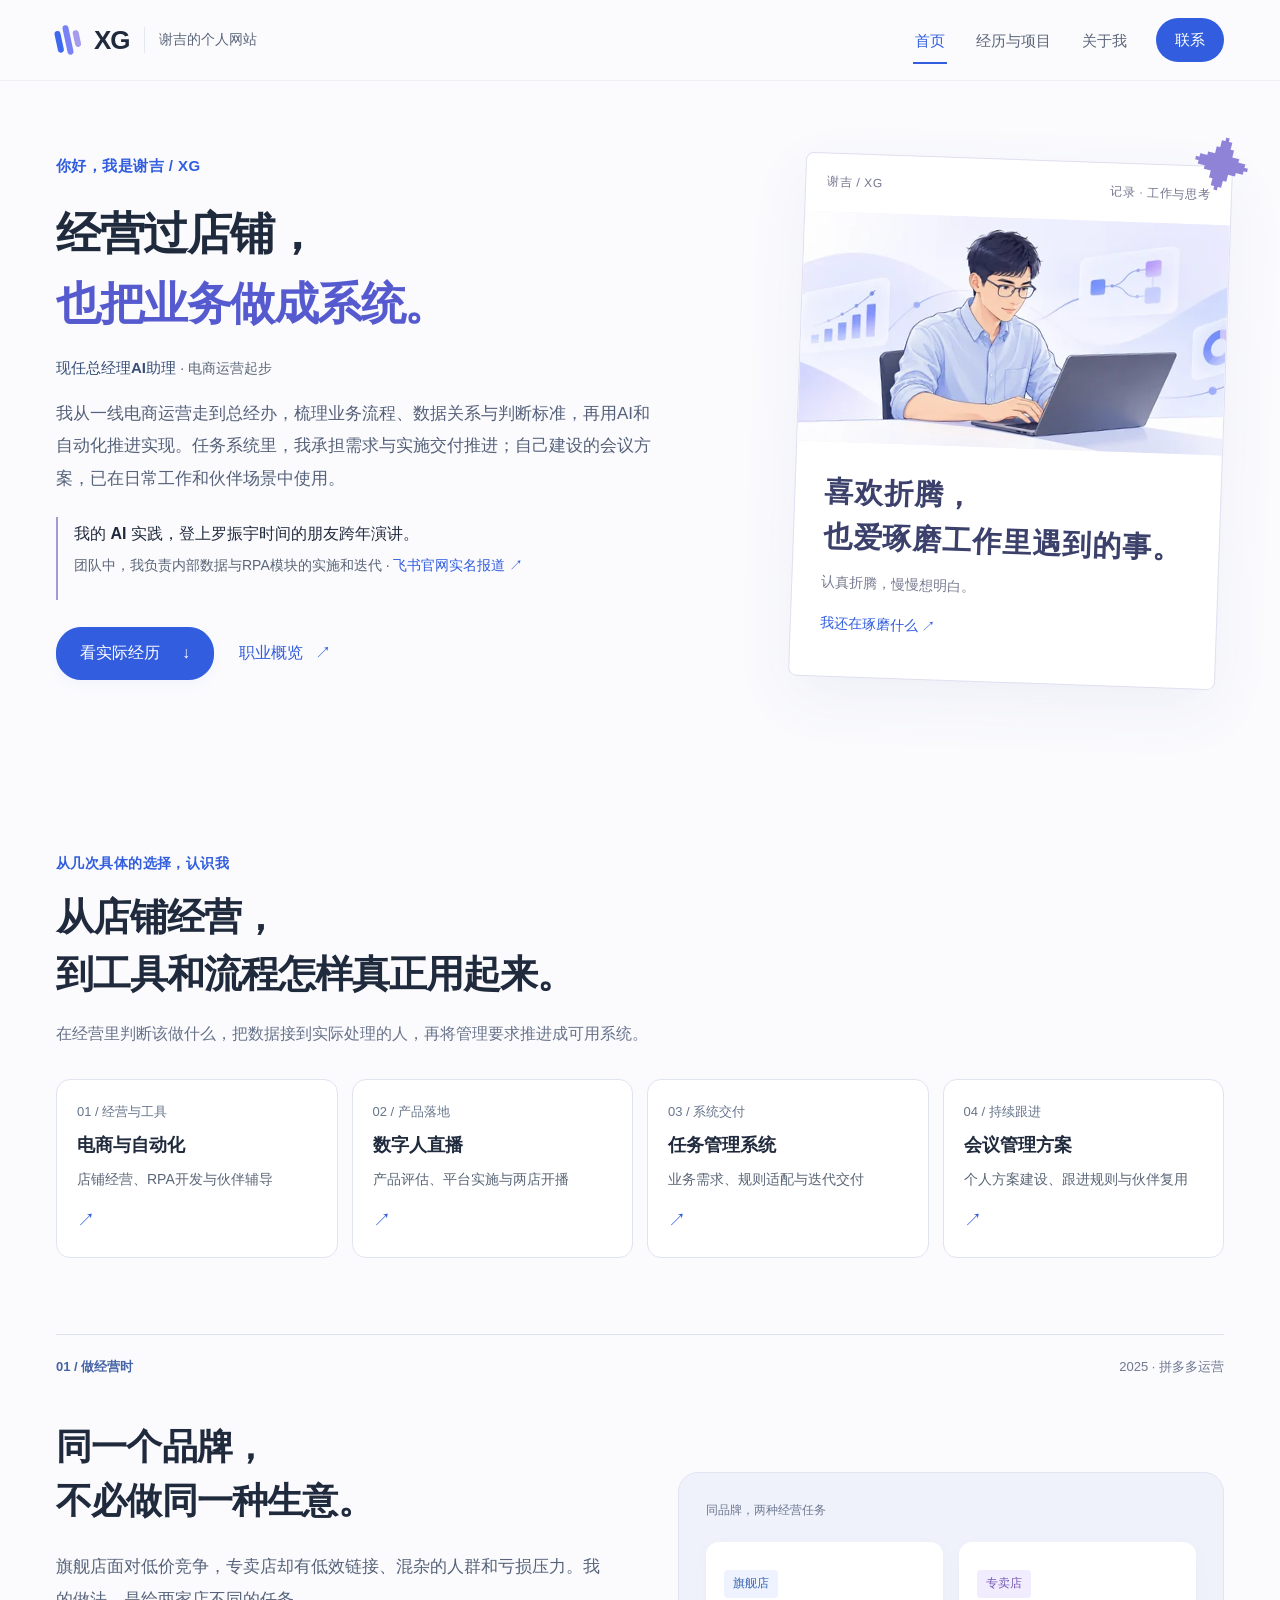
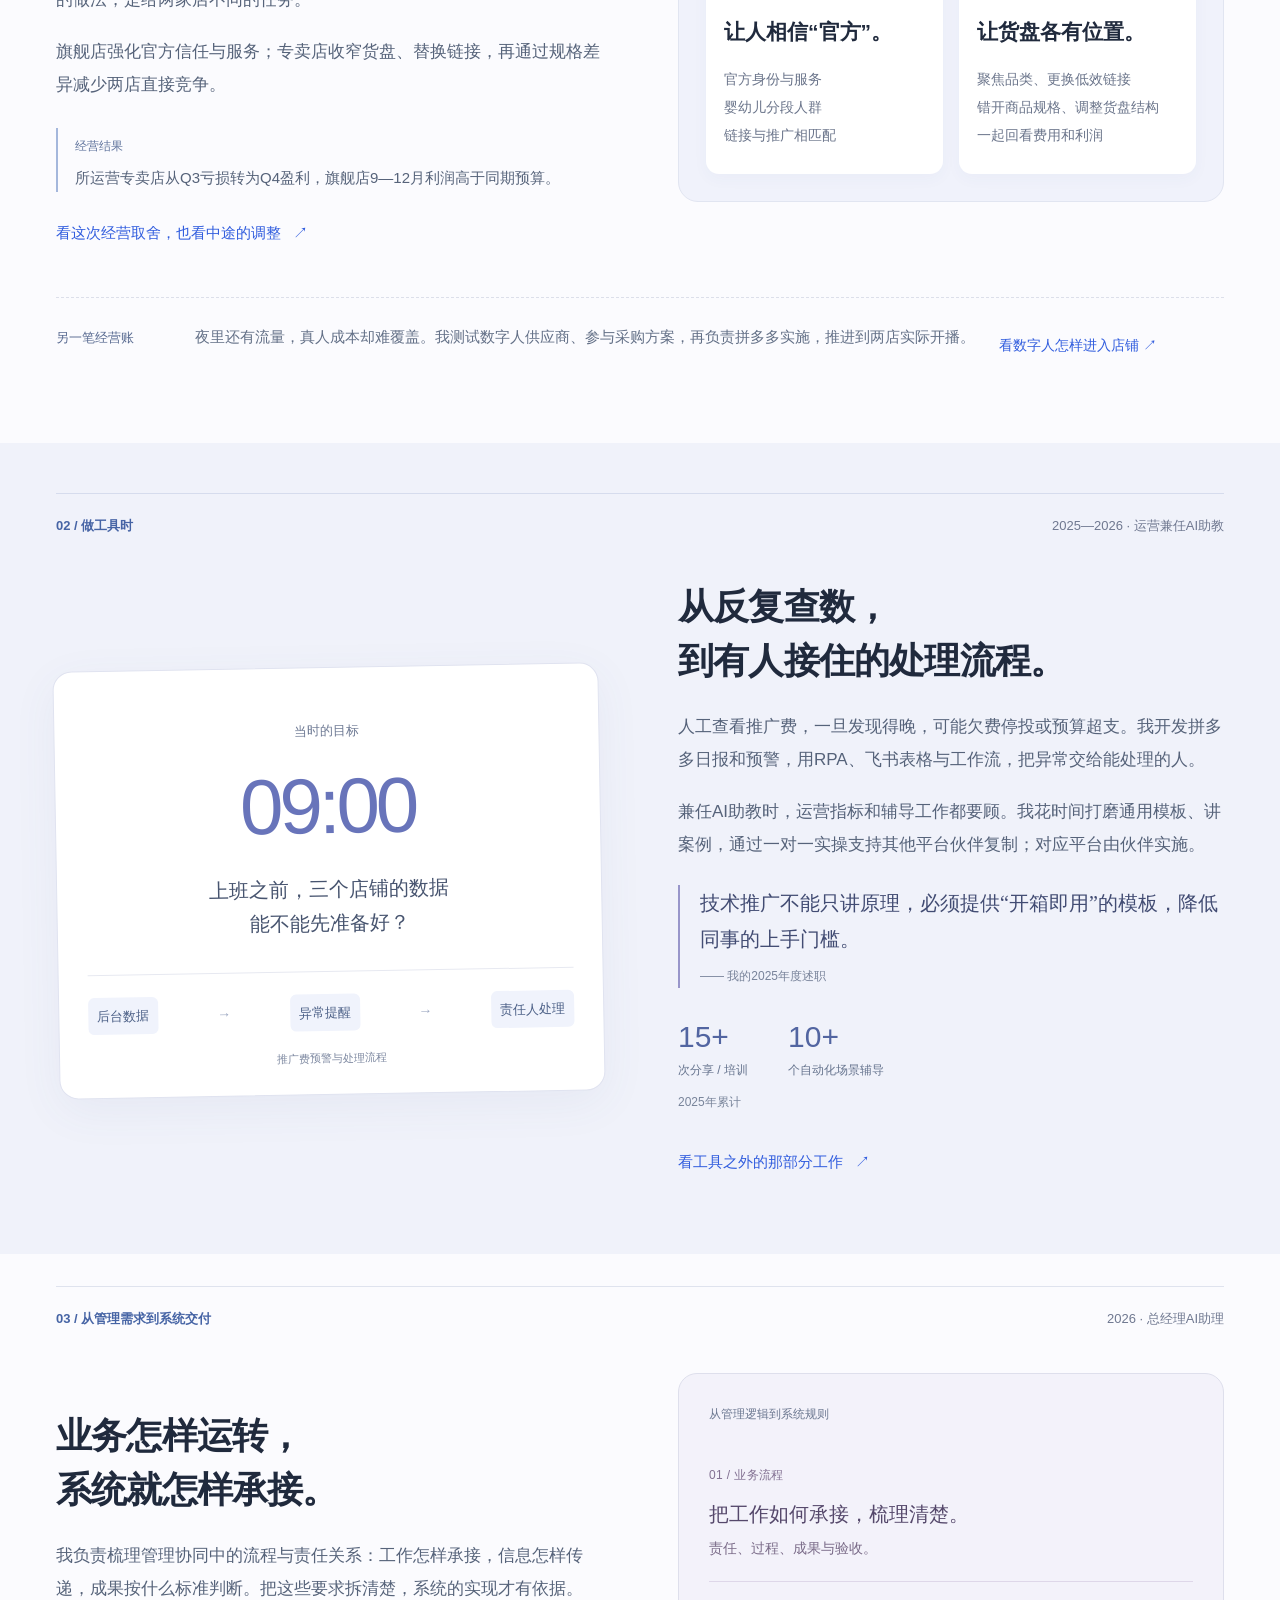
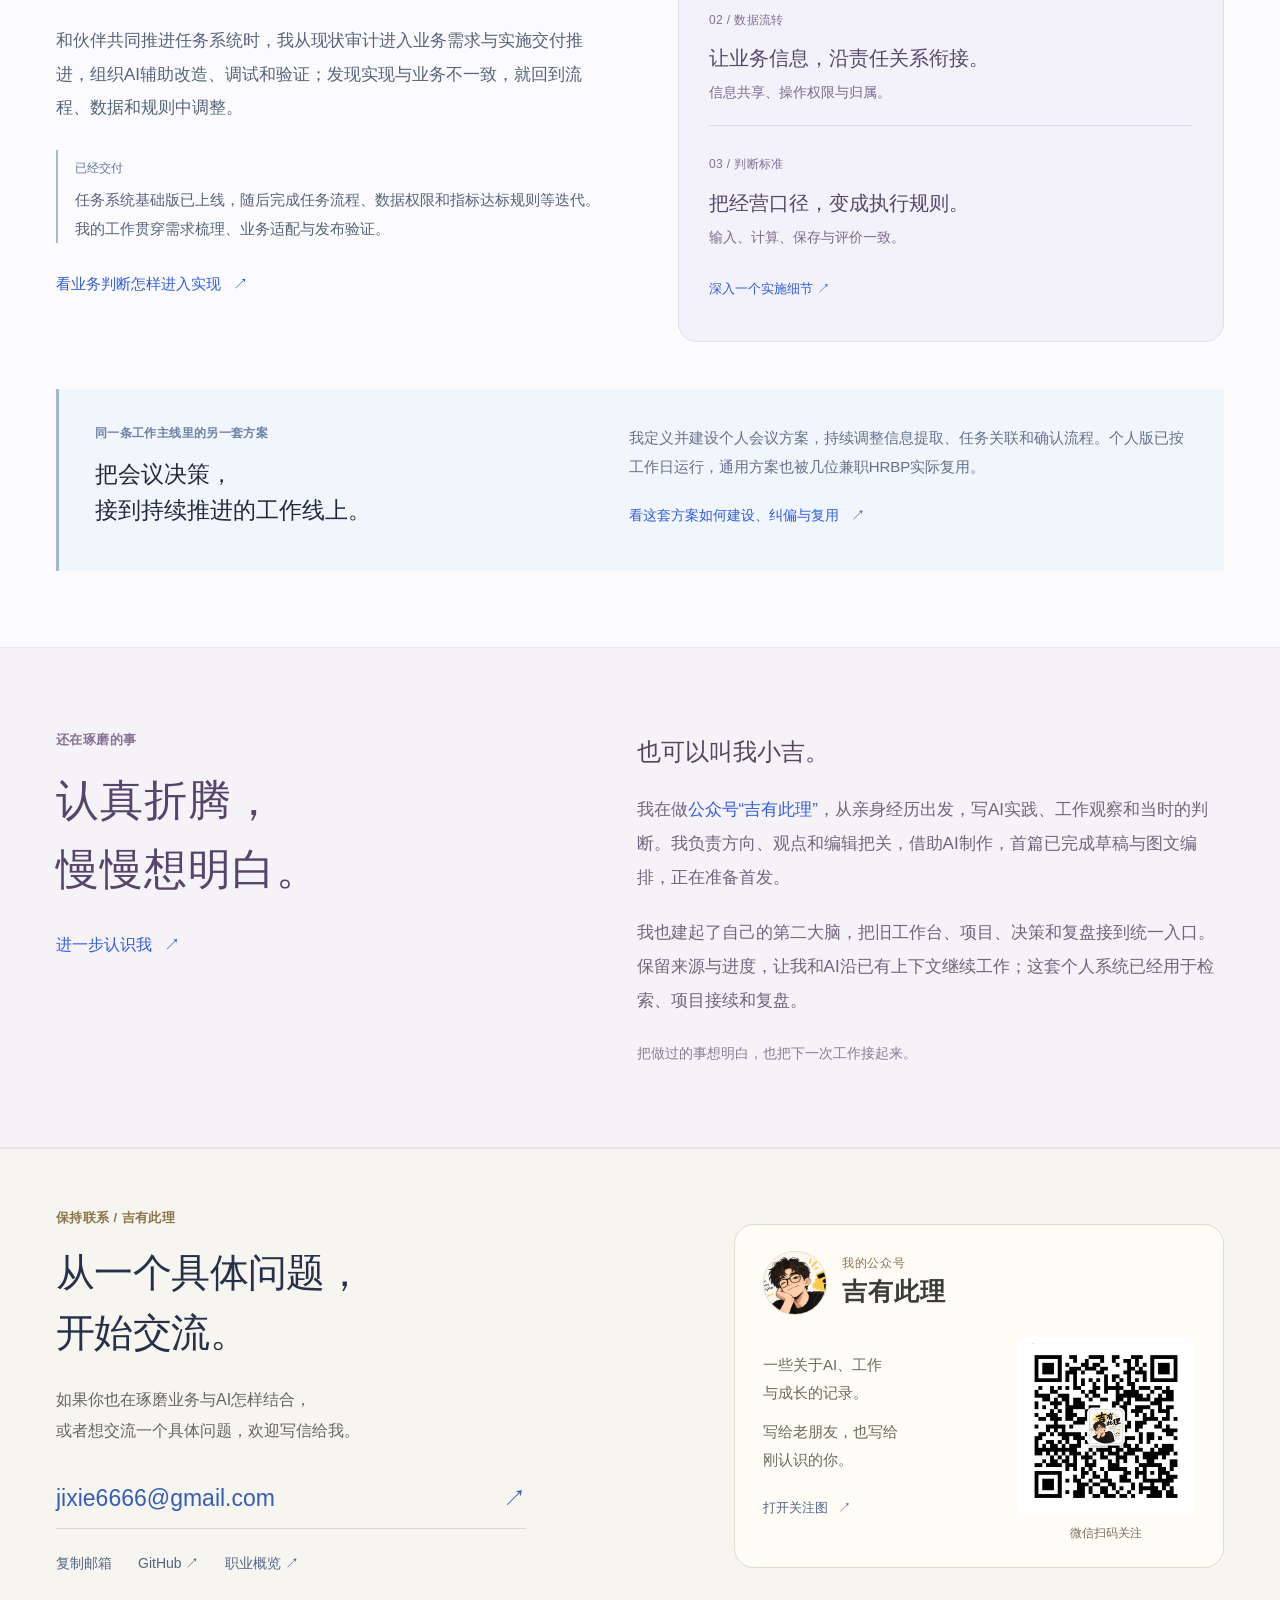
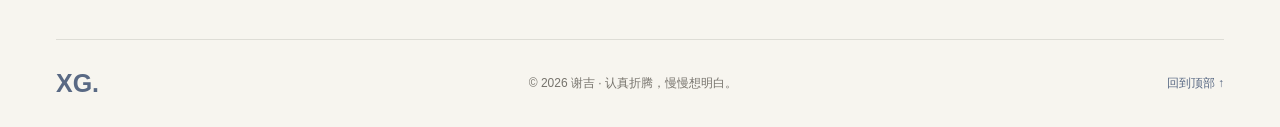
<file: index.html>
<!doctype html>
<html lang="zh-CN"><head><meta charset="utf-8"><meta name="viewport" content="width=device-width,initial-scale=1">
<title>谢吉 / XG｜认真折腾，慢慢想明白</title><meta name="description" content="我是谢吉 / XG，现任总经理AI助理。从电商经营到AI应用实施，梳理业务流程、数据与判断标准，推动方案实现和交付。"><meta name="theme-color" content="#fbfbfe"><link rel="canonical" href="https://jixie6666-code.github.io/"><meta property="og:title" content="谢吉 / XG｜认真折腾，慢慢想明白"><meta property="og:description" content="经营过店铺，也把业务做成系统。认识谢吉的业务判断、AI实现与交付实践。"><meta property="og:type" content="website"><meta property="og:url" content="https://jixie6666-code.github.io/"><meta property="og:image" content="https://jixie6666-code.github.io/xg-ai-comic-v3.png"><link rel="icon" href="data:image/svg+xml,%3Csvg xmlns='http://www.w3.org/2000/svg' viewBox='0 0 64 64'%3E%3Crect width='64' height='64' rx='18' fill='%23315dde'/%3E%3Ctext x='32' y='41' font-family='Arial' font-size='26' font-weight='700' text-anchor='middle' fill='white'%3EXG%3C/text%3E%3C/svg%3E"><link rel="stylesheet" href="ui.css?v=15.1"><link rel="stylesheet" href="home.css?v=16"><link rel="stylesheet" href="motion.css?v=15"><link rel="stylesheet" href="refinements.css?v=19"><script src="motion.js?v=15" defer></script></head>
<body id="top"><a class="skip" href="#main">跳至正文</a><header class="site-header"><div class="site-nav wrap"><a class="brand" href="#top" aria-label="谢吉个人网站首页"><span class="logo-symbol" aria-hidden="true"><b></b><b></b><b></b></span>XG<span class="brand-label">谢吉的个人网站</span></a><nav class="site-links" id="navigation" aria-label="主导航"><a href="#top" aria-current="location">首页</a><a href="#work">经历与项目</a><a href="about.html">关于我</a><a href="#contact">联系</a></nav><button class="menu-toggle" aria-label="打开菜单" aria-expanded="false" aria-controls="navigation">☰</button></div></header>
<main id="main">
<section class="hero wrap" aria-labelledby="hero-title"><div class="hero-text"><div class="eyebrow intro-label">你好，我是谢吉 / XG</div><h1 id="hero-title"><span>经营过店铺，</span><span class="accent">也把业务做成系统。</span></h1><p class="hero-role">现任总经理AI助理 <span>· 电商运营起步</span></p><p class="hero-copy">我从一线电商运营走到总经办，梳理业务流程、数据关系与判断标准，再用AI和自动化推进实现。任务系统里，我承担需求与实施交付推进；自己建设的会议方案，已在日常工作和伙伴场景中使用。</p><div class="hero-proof"><h2>我的 AI 实践，登上罗振宇时间的朋友跨年演讲。</h2><p>团队中，我负责内部数据与RPA模块的实施和迭代 · <a href="https://www.feishu.cn/content/article/7591427374978190536" target="_blank" rel="noopener noreferrer">飞书官网实名报道 ↗</a></p></div><div class="hero-actions"><a class="primary link" href="#work">看实际经历 <span aria-hidden="true">↓</span></a><button class="text-button career-entry" data-resume>职业概览 <span aria-hidden="true">↗</span></button></div></div><figure class="spotlight"><div class="spotlight-card"><div class="portrait-top"><span>谢吉 / XG</span><span>记录 · 工作与思考</span></div><picture class="hero-picture"><source type="image/webp" srcset="xg-hero-640-v16.webp 640w, xg-hero-960-v16.webp 960w, xg-hero-1440-v16.webp 1440w" sizes="(max-width: 500px) calc(100vw - 42px), (max-width: 600px) 458px, (max-width: 1100px) 470px, 542px"><img class="portrait-image" src="xg-hero-960-v16.jpg" alt="谢吉在电脑前工作的漫画形象" width="1923" height="818" fetchpriority="high" loading="eager" decoding="async"></picture><figcaption><span class="hand-note">喜欢折腾，<br>也爱琢磨工作里遇到的事。</span><p>认真折腾，慢慢想明白。</p><a href="about.html#thinking">我还在琢磨什么 ↗</a></figcaption></div><span class="spotlight-seal" aria-hidden="true">✦</span></figure></section>

<div class="chapter-intro wrap" id="work"><div class="eyebrow">从几次具体的选择，认识我</div><h2 id="index-title">从店铺经营，<br>到工具和流程怎样真正用起来。</h2><p>在经营里判断该做什么，把数据接到实际处理的人，再将管理要求推进成可用系统。</p><nav class="project-shortcuts" aria-label="经历与项目快速入口">
<a href="project-commerce.html"><span class="shortcut-number">01 / 经营与工具</span><strong>电商与自动化</strong><p>店铺经营、RPA开发与伙伴辅导</p><span class="shortcut-arrow" aria-hidden="true">↗</span></a>
<a href="project-live.html"><span class="shortcut-number">02 / 产品落地</span><strong>数字人直播</strong><p>产品评估、平台实施与两店开播</p><span class="shortcut-arrow" aria-hidden="true">↗</span></a>
<a href="project-task.html"><span class="shortcut-number">03 / 系统交付</span><strong>任务管理系统</strong><p>业务需求、规则适配与迭代交付</p><span class="shortcut-arrow" aria-hidden="true">↗</span></a>
<a href="project-meeting.html"><span class="shortcut-number">04 / 持续跟进</span><strong>会议管理方案</strong><p>个人方案建设、跟进规则与伙伴复用</p><span class="shortcut-arrow" aria-hidden="true">↗</span></a>
</nav></div>
<section class="story wrap" aria-labelledby="commerce-title"><div class="story-topline"><span>01 / 做经营时</span><span>2025 · 拼多多运营</span></div><div class="story-grid"><div class="story-copy"><h2 id="commerce-title">同一个品牌，<br>不必做同一种生意。</h2><p>旗舰店面对低价竞争，专卖店却有低效链接、混杂的人群和亏损压力。我的做法，是给两家店不同的任务。</p><p>旗舰店强化官方信任与服务；专卖店收窄货盘、替换链接，再通过规格差异减少两店直接竞争。</p><div class="result-line"><span>经营结果</span><p>所运营专卖店从Q3亏损转为Q4盈利，旗舰店9—12月利润高于同期预算。</p></div><a class="story-link" href="project-commerce.html">看这次经营取舍，也看中途的调整 <span aria-hidden="true">↗</span></a></div><div class="store-comparison" aria-label="两家店的经营分工示意"><div class="comparison-caption">同品牌，两种经营任务</div><article><span class="store-tag">旗舰店</span><h3>让人相信“官方”。</h3><p>官方身份与服务<br>婴幼儿分段人群<br>链接与推广相匹配</p></article><article><span class="store-tag purple">专卖店</span><h3>让货盘各有位置。</h3><p>聚焦品类、更换低效链接<br>错开商品规格、调整货盘结构<br>一起回看费用和利润</p></article></div></div><aside class="side-story"><span>另一笔经营账</span><p>夜里还有流量，真人成本却难覆盖。我测试数字人供应商、参与采购方案，再负责拼多多实施，推进到两店实际开播。</p><a href="project-live.html">看数字人怎样进入店铺 ↗</a></aside></section>
<section class="reuse-band"><div class="wrap story"><div class="story-topline"><span>02 / 做工具时</span><span>2025—2026 · 运营兼任AI助教</span></div><div class="story-grid reverse"><div class="handoff-visual"><div class="morning-note"><span>当时的目标</span><strong>09:00</strong><p>上班之前，三个店铺的数据<br>能不能先准备好？</p></div><div class="handoff-flow"><span>后台数据</span><b aria-hidden="true">→</b><span>异常提醒</span><b aria-hidden="true">→</b><span>责任人处理</span></div><p class="diagram-caption">推广费预警与处理流程</p></div><div class="story-copy"><h2>从反复查数，<br>到有人接住的处理流程。</h2><p>人工查看推广费，一旦发现得晚，可能欠费停投或预算超支。我开发拼多多日报和预警，用RPA、飞书表格与工作流，把异常交给能处理的人。</p><p>兼任AI助教时，运营指标和辅导工作都要顾。我花时间打磨通用模板、讲案例，通过一对一实操支持其他平台伙伴复制；对应平台由伙伴实施。</p><blockquote>技术推广不能只讲原理，必须提供“开箱即用”的模板，降低同事的上手门槛。<cite>—— 我的2025年度述职</cite></blockquote><div class="reuse-count"><strong>15+<span>次分享 / 培训</span></strong><strong>10+<span>个自动化场景辅导</span></strong></div><p class="small-note">2025年累计</p><a class="story-link" href="project-commerce.html#reuse">看工具之外的那部分工作 <span aria-hidden="true">↗</span></a></div></div></div></section>
<section class="story wrap" aria-labelledby="task-title">
<div class="story-topline"><span>03 / 从管理需求到系统交付</span><span>2026 · 总经理AI助理</span></div>
<div class="story-grid"><div class="story-copy"><h2 id="task-title">业务怎样运转，<br>系统就怎样承接。</h2>
<p>我负责梳理管理协同中的流程与责任关系：工作怎样承接，信息怎样传递，成果按什么标准判断。把这些要求拆清楚，系统的实现才有依据。</p>
<p>和伙伴共同推进任务系统时，我从现状审计进入业务需求与实施交付推进，组织AI辅助改造、调试和验证；发现实现与业务不一致，就回到流程、数据和规则中调整。</p>
<div class="result-line"><span>已经交付</span><p>任务系统基础版已上线，随后完成任务流程、数据权限和指标达标规则等迭代。我的工作贯穿需求梳理、业务适配与发布验证。</p></div>
<a class="story-link" href="project-task.html">看业务判断怎样进入实现 <span aria-hidden="true">↗</span></a></div>
<div class="audit-preview"><div class="comparison-caption">从管理逻辑到系统规则</div>
<div class="business-map"><div><span>01 / 业务流程</span><h3>把工作如何承接，梳理清楚。</h3><p>责任、过程、成果与验收。</p></div><div><span>02 / 数据流转</span><h3>让业务信息，沿责任关系衔接。</h3><p>信息共享、操作权限与归属。</p></div><div><span>03 / 判断标准</span><h3>把经营口径，变成执行规则。</h3><p>输入、计算、保存与评价一致。</p></div></div>
<a href="project-task.html#example">深入一个实施细节 ↗</a></div></div>
<div class="meeting-note"><div><div class="eyebrow">同一条工作主线里的另一套方案</div><h3>把会议决策，<br>接到持续推进的工作线上。</h3></div><div><p>我定义并建设个人会议方案，持续调整信息提取、任务关联和确认流程。个人版已按工作日运行，通用方案也被几位兼职HRBP实际复用。</p><a class="story-link" href="project-meeting.html">看这套方案如何建设、纠偏与复用 <span aria-hidden="true">↗</span></a></div></div></section>
<section class="personal-section" id="about"><div class="wrap personal-home"><div><div class="eyebrow">还在琢磨的事</div><h2>认真折腾，<br>慢慢想明白。</h2><a class="story-link" href="about.html">进一步认识我 <span aria-hidden="true">↗</span></a></div><div class="personal-copy"><p class="personal-lead">也可以叫我小吉。</p><p>我在做<a href="#wechat">公众号“吉有此理”</a>，从亲身经历出发，写AI实践、工作观察和当时的判断。我负责方向、观点和编辑把关，借助AI制作，首篇已完成草稿与图文编排，正在准备首发。</p><p>我也建起了自己的第二大脑，把旧工作台、项目、决策和复盘接到统一入口。保留来源与进度，让我和AI沿已有上下文继续工作；这套个人系统已经用于检索、项目接续和复盘。</p><p class="unfinished">把做过的事想明白，也把下一次工作接起来。</p></div></div></section>

</main><footer class="contact contact-integrated" id="contact"><div class="wrap"><div class="contact-top" id="wechat">
<div class="contact-copy"><div class="eyebrow">保持联系 / 吉有此理</div><h2>从一个具体问题，<br>开始交流。</h2><p>如果你也在琢磨业务与AI怎样结合，<br>或者想交流一个具体问题，欢迎写信给我。</p><div class="contact-links"><a class="email-link" href="mailto:jixie6666@gmail.com">jixie6666@gmail.com <span aria-hidden="true">↗</span></a><div class="contact-mini"><button class="copy-email">复制邮箱</button><a href="https://github.com/jixie6666-code" target="_blank" rel="noopener noreferrer">GitHub ↗</a><button data-resume>职业概览 ↗</button></div></div></div>
<aside class="contact-follow" aria-labelledby="wechat-title">
<div class="account-heading"><div class="account-avatar" aria-hidden="true"><img src="jiyoucili-avatar-v16.webp" alt="" width="192" height="192" loading="lazy" decoding="async"></div><div><span class="account-label">我的公众号</span><h3 id="wechat-title">吉有此理</h3></div></div>
<div class="account-body"><div class="account-note"><p>一些关于AI、工作<br class="desktop-break">与成长的记录。</p><p>写给老朋友，也写给<br class="desktop-break">刚认识的你。</p><a class="wechat-original" href="jiyoucili-wechat-v17.png" target="_blank" rel="noopener noreferrer">打开关注图 <span aria-hidden="true">↗</span></a></div><figure class="account-code"><a class="wechat-code" href="jiyoucili-wechat-v17.png" target="_blank" rel="noopener noreferrer" aria-label="打开吉有此理公众号二维码原图"><img src="jiyoucili-qr-v16.png" alt="吉有此理公众号二维码" width="322" height="322" loading="lazy" decoding="async"></a><figcaption><span class="scan-desktop">微信扫码关注</span><span class="scan-mobile">点开原图，长按识别</span></figcaption></figure></div>
</aside>
</div><div class="footer"><a class="wordmark" href="#top">XG.</a><span>© 2026 谢吉 · 认真折腾，慢慢想明白。</span><a href="#top">回到顶部 ↑</a></div></div></footer>
  <dialog id="caseDialog" aria-labelledby="case-title"><div class="dialog-top"><div class="eyebrow" id="case-eyebrow">PROJECT NOTES</div><button class="close-button" data-close aria-label="关闭项目详情">×</button></div><div class="dialog-body"><h2 id="case-title"></h2><p class="dialog-lead" id="case-lead"></p><div class="case-details" id="case-details"></div><section class="case-evidence" aria-labelledby="evidence-title"><h3 id="evidence-title">工作产物与证据</h3><div id="case-artifacts" class="artifact-list"></div></section><p class="case-scope" id="case-scope"></p><div class="dialog-bottom"><span>对项目的兴趣，也可以成为交流的起点。</span><a class="text-button" href="mailto:jixie6666@gmail.com?subject=关于你的项目实践">聊聊这个项目 ↗</a></div></div></dialog>
  <dialog id="resumeDialog" aria-labelledby="resume-title"><div class="dialog-top"><div class="eyebrow">职业概览</div><button class="close-button" data-close aria-label="关闭职业概览">×</button></div><div class="dialog-body"><h2 id="resume-title">谢吉 / XG</h2><p class="dialog-lead">现任总经理AI助理，围绕业务流程、数据关系与判断标准，组织AI辅助实现并推进交付。此前经营同品牌双店，自行开发拼多多日报和费用预警，也通过模板与实操支持伙伴。</p><section class="resume-section"><h3>任职轨迹</h3><p>渝欧数智集团 · 青蓝计划校招生</p><p>2024.07｜以电商运营（拼多多）入职<br>2025.07—2026.03｜兼任渝欧AI研究院AI助教<br>2026.05至今｜总经理AI助理</p></section><section class="resume-section"><h3>可以从这些具体工作聊起</h3><p>一线经营与利润取舍；RPA流程开发及伙伴辅导；供应商评估到两店开播；任务系统的业务需求与实施交付推进；个人会议方案建设维护和伙伴复用。</p></section><section class="resume-section"><h3>我承担的工作</h3><p>电商AI大脑中负责内部数据/RPA模块实施与迭代。任务系统与伙伴共同推进，在伙伴交付的基础上，我负责业务需求、后续适配、迭代与交付推进；个人会议方案由我建设维护，已供几位兼职HRBP复用。</p><p>希望继续向企业AI解决方案与项目交付方向积累经验。</p></section><section class="resume-section"><h3>公开联系</h3><p><a href="mailto:jixie6666@gmail.com">jixie6666@gmail.com</a></p></section><div class="dialog-bottom"><span>职业交流，可从具体经历开始。</span><button class="primary" id="printResume">打印 / 保存概览 ↗</button></div></div></dialog>
  <div class="toast" role="status" aria-live="polite"></div>
  <script>
    const cases={"commerce": {"title": "从经营判断，到可以复用的自动化流程。", "kicker": "一线运营、RPA开发与模块迭代 / 电商实践 · 2025起", "lead": "同品牌两家店，我根据人群、货盘与利润要求做不同分工；反复查数和费用跟进，我用RPA接成流程。后来，这些实践进入团队方案，也通过模板和辅导交到伙伴手里。", "details": [["同一个品牌，两家店需要不同的经营位置", "旗舰店面对低价竞争，需要强化官方信任和服务；专卖店有低效链接、人群混杂和亏损压力。如果继续围绕相同商品和规格竞争，两店的经营位置会更模糊。 我承担店铺、预算与推广，调整旗舰店的链接、人群和服务；专卖店聚焦婴幼儿货盘，关停低效链接、启动新链接和新人群，通过规格差异减少两店直接竞争，并调整高客单SKU占比。"], ["有些问题，要回到平台与品牌之间解决", "10月中旬，旗舰店流量和转化出现下滑。我在年度复盘中将其与平台大促、优惠券叠加和品牌价格约束联系起来，向上反馈并协调品牌处理。 经营判断需要同时看人群、货盘、推广费和利润，也要识别哪些问题能在店铺内调整，哪些需要外部协同。"], ["经营结果，要和当时做的动作放在一起看", "2025年度述职记录，所运营专卖店由Q3亏损转为Q4盈利，旗舰店9—12月利润高于同期预算。经营调整围绕两店不同任务展开，也受到旺季、品牌和团队协作的共同影响。"]], "scope": "所运营专卖店Q3亏损转Q4盈利；团队全国决赛，个人实践成为跨年演讲案例。", "artifacts": [{"href": "project-commerce.html", "title": "阅读完整经历", "subtitle": "业务判断、实现过程与交付结果"}]}, "task": {"title": "把业务流程与管理判断，转成系统能执行的规则。", "kicker": "业务需求与实施交付推进 / 任务管理系统 · 2026", "lead": "我从管理协同的实际流程出发，梳理责任关系与数据流转，将经营判断转为系统规则，和伙伴共同推进改造，并组织AI辅助实现、验证与交付。", "details": [["先看真实工作怎样走，再决定系统怎样改", "接手已有系统时，员工端本地数据、管理端数据库和静态展示并存。我先审查现状，梳理已有页面与父子任务关系能保留什么，数据、权限、责任和验收又缺什么。 我把现状整理成保留、修改、新增、退出首版主链和风险五类清单，与伙伴明确改造范围。判断的起点是让一项真实任务能沿责任关系流转：谁发起，谁承接，谁更新，成果交给谁验收。"], ["把流程、数据和判断标准接起来", "业务流程决定工作怎样承接，责任关系决定谁可以操作，数据流转决定各方看到什么，判断标准决定成果如何评价。我将这些关系拆成可实施的要求，让数据、权限和页面操作采用一致的业务逻辑。 我持续梳理这些要求，发现方案与真实业务不一致时，明确要改的规则和本次范围，再组织AI辅助实现、调试和检查。原系统基线由研发伙伴交付；后续适配迭代中，我承担业务需求与实施交付推进，和伙伴共同完成。"], ["一个细节：少亏，也应该能算达标", "如果亏损目标是-100，实际是-70，业务上已经改善。系统如果只接受正数，或在保存和计算时用了不同规则，页面看起来能填，结果仍然会错。 我明确“实际值大于等于目标值即达标”的业务口径，组织AI辅助修复和调试，沿输入、保存、编辑、计算、刷新再查看逐步核对。完整案例提供相应规则演示。"]], "scope": "基础版已上线，完成任务流转、数据权限及指标规则相关迭代。", "artifacts": [{"href": "project-task.html", "title": "阅读完整经历", "subtitle": "业务判断、实现过程与交付结果"}]}, "meeting": {"title": "让会议之后的工作，真正接得下去。", "kicker": "个人方案需求、建设与维护 / 会议工作台 · 2026", "lead": "我为自己的会议工作设计并建设AI辅助方案：把原文、决策、任务和后续跟进接起来。遇到重复任务、责任错位和确认负担，就回到业务规则中调整；现在个人流程已在运行，通用方案也被伙伴复用。", "details": [["写完一份纪要，工作才刚刚开始", "总经理AI助理需要从会议中承接工作。一句话可能是建议、承诺或正式交办；会后还要知道谁接、交什么、什么时候查。摘要写得顺畅，并不意味着这些关系已经清楚。 我先定义纪要与原文核对、决策和任务区分、人工确认、归档与复查的处理规则，再借助AI搭建和调试流程，根据实际使用持续调整和维护。"], ["同一件事开了几次会，为什么变成好几项任务？", "实际使用中，同一工作可能在不同会议里被反复提到。逐场提取容易生成重复任务，执行责任和汇报责任也可能混在一起。 我把判断单位改成独立交付物：保留稳定的主任务，把不同会议的提法接到同一条工作线上；执行、汇报和验收分别记录。再组织AI改造关联规则，用历史样本检查是否漏接或误合并。"], ["需要我判断的地方，别让我反复确认", "当流程把过多问题都退回人工确认，使用成本也会变高。我要求系统先检查已有来源和历史确认，保留已经确认过的结果，合并真正需要提问的事项。 会议邀请、实际发言和正式决定要分开；有充分来源的由流程先处理，判断不清的再交给本人。准确和省事，需要一起设计。"]], "scope": "个人版按工作日运行；几位兼职HRBP已实际复用通用方案。", "artifacts": [{"href": "project-meeting.html", "title": "阅读完整经历", "subtitle": "业务判断、实现过程与交付结果"}]}, "live": {"title": "从经营约束出发，把AI产品落到实际店铺。", "kicker": "方案评估与平台实施 / 数字人直播 · 2025", "lead": "夜间流量仍在，真人直播成本却难覆盖。我从这个经营问题出发比较产品、参与采购方案，随后承担拼多多测试与实施，把数字人与AI回复组合推进到两家店铺实际开播。", "details": [["先判断，哪个经营位置值得放入AI", "夜间时段有流量，但转化与真人主播的人力成本需要一起权衡。数字人的应用位置，来自这笔经营账。 产品选择还要考虑拼多多实际使用条件。我把供应商能力放回具体场景中看：能否补充真人难覆盖的时段，如何配合回复，怎样进入现有店铺。"], ["选型之后，继续承担平台实施", "采购前，我对接、测试多个供应商，比较优势与限制，输出分析和采购方案，参与上会讨论。公司按相应流程决定采购。 采购后，我负责拼多多平台测试与落地，搭建数字人与AI回复组合，推进配置和开播。底层数字人产品由供应商提供，我的工作是把产品能力适配到实际店铺。"], ["交付结果，是方案已经进入真实店铺", "据2025年度述职，项目已在拼多多上线，两家店铺有实际开播。我的工作贯穿产品比较、采购输入与采购后实施。 这段经历让我把产品功能、业务约束和使用方式放在一起判断，并把方案继续推进到实际应用。"]], "scope": "数字人与AI回复组合已在两家拼多多店铺实际开播。", "artifacts": [{"href": "project-live.html", "title": "阅读完整经历", "subtitle": "业务判断、实现过程与交付结果"}]}, "brain": {"title": "让经历和上下文，接得上下一次工作。", "kicker": "个人系统建设 / 第二大脑", "lead": "我把旧工作台、项目、决策和复盘接入统一入口，让我和AI沿同一份来源与进度接续工作。这套系统已经用于个人检索、项目接续和复盘。", "details": [["为什么这样设计", "隔一段时间恢复项目，需要找回背景、判断和进度。我保留原件，用索引连接，再留下当前状态和下一步。"], ["怎样推进实现", "借助AI建设项目入口、来源关联和核查工具；用真实问题检索，发现陈旧状态再纠正对应记录。"], ["实际使用", "基于Obsidian建立统一入口，项目、决策和复盘按需调用，服务个人日常工作。"]], "scope": "个人需求定义、AI辅助建设与维护。", "artifacts": [{"href": "about.html#thinking", "title": "认识我的持续实践", "subtitle": "第二大脑与个人表达"}]}};
    const caseDialog=document.querySelector('#caseDialog'),resumeDialog=document.querySelector('#resumeDialog');
    function openResume(){if(!resumeDialog.open)resumeDialog.showModal();resumeDialog.querySelector('.dialog-body').scrollTop=0;}
    function openCase(key){
      const item=cases[key];if(!item)return;closeMenu();
      document.querySelector('#case-title').textContent=item.title;
      document.querySelector('#case-eyebrow').textContent=item.kicker;
      document.querySelector('#case-lead').textContent=item.lead;
      const detailRoot=document.querySelector('#case-details');detailRoot.replaceChildren();
      item.details.forEach(([title,copy])=>{const row=document.createElement('div');row.className='case-detail';const heading=document.createElement('h3');heading.textContent=title;const paragraph=document.createElement('p');paragraph.textContent=copy;row.append(heading,paragraph);detailRoot.append(row)});
      const root=document.querySelector('#case-artifacts');root.replaceChildren();
      if(key!=='brain'){const full=document.createElement('a');full.className='story-link';full.href='project-'+key+'.html';full.textContent='阅读完整实践 ↗';detailRoot.append(full)}
      document.querySelector('.case-evidence').hidden=!item.artifacts?.length;
      (item.artifacts||[]).forEach(e=>{const link=document.createElement('a');link.className='artifact-link';link.href=e.href;const title=document.createElement('strong');title.textContent=e.title+' ↗';const sub=document.createElement('span');sub.textContent=e.subtitle;link.append(title,sub);if(e.href.startsWith('https:')){link.target='_blank';link.rel='noopener noreferrer'}root.append(link)});
      document.querySelector('#case-scope').textContent=item.scope;caseDialog.showModal();caseDialog.querySelector('.dialog-body').scrollTop=0;
    }
    document.querySelectorAll('[data-case]').forEach(button=>button.addEventListener('click',()=>openCase(button.dataset.case)));
    document.querySelectorAll('[data-resume]').forEach(button=>button.addEventListener('click',()=>{closeMenu();openResume()}));
    document.querySelectorAll('[data-close]').forEach(button=>button.addEventListener('click',()=>button.closest('dialog').close()));
    document.querySelectorAll('dialog').forEach(dialog=>dialog.addEventListener('keydown',event=>{
      if(event.key!=='Tab')return;
      const controls=[...dialog.querySelectorAll('button:not([disabled]),a[href],input:not([disabled]),select:not([disabled]),textarea:not([disabled]),[tabindex="0"]')].filter(item=>item.getClientRects().length);
      const first=controls[0],last=controls[controls.length-1];
      if(event.shiftKey&&document.activeElement===first){event.preventDefault();last?.focus()}
      else if(!event.shiftKey&&document.activeElement===last){event.preventDefault();first?.focus()}
    }));
    document.querySelectorAll('dialog').forEach(dialog=>dialog.addEventListener('click',event=>{const box=dialog.getBoundingClientRect();if(event.target===dialog&&(event.clientX<box.left||event.clientX>box.right||event.clientY<box.top||event.clientY>box.bottom))dialog.close()}));
    document.querySelector('#printResume').addEventListener('click',()=>window.print());
    document.querySelectorAll('[data-filter]').forEach(button=>button.addEventListener('click',()=>{document.querySelectorAll('[data-filter]').forEach(item=>item.setAttribute('aria-pressed',String(item===button)));document.querySelectorAll('[data-category]').forEach(project=>project.hidden=button.dataset.filter!=='all'&&!project.dataset.category.split(' ').includes(button.dataset.filter))}));
    const menu=document.querySelector('.menu-toggle'),navigation=document.querySelector('#navigation');function closeMenu(){navigation.classList.remove('open');menu.setAttribute('aria-expanded','false');menu.setAttribute('aria-label','打开菜单');menu.textContent='☰'}
    menu.addEventListener('click',()=>{const opened=navigation.classList.toggle('open');menu.setAttribute('aria-expanded',String(opened));menu.setAttribute('aria-label',opened?'关闭菜单':'打开菜单');menu.textContent=opened?'×':'☰'});navigation.querySelectorAll('a').forEach(link=>link.addEventListener('click',closeMenu));document.addEventListener('keydown',event=>{if(event.key==='Escape'){const inMenu=navigation.contains(document.activeElement);closeMenu();if(inMenu)menu.focus()}});
    let toastTimer;function notify(message){const toast=document.querySelector('.toast');toast.textContent=message;toast.classList.add('show');clearTimeout(toastTimer);toastTimer=setTimeout(()=>toast.classList.remove('show'),2600)}
    document.querySelector('.copy-email').addEventListener('click',async()=>{try{if(navigator.clipboard&&window.isSecureContext){await navigator.clipboard.writeText('jixie6666@gmail.com')}else{const input=document.createElement('textarea');input.value='jixie6666@gmail.com';input.setAttribute('readonly','');input.style.position='fixed';input.style.opacity='0';document.body.append(input);input.select();const success=document.execCommand('copy');input.remove();if(!success)throw new Error('copy unavailable')}notify('邮箱已复制：jixie6666@gmail.com')}catch{notify('请手动复制邮箱：jixie6666@gmail.com')}});
    const sectionLinks=[...navigation.querySelectorAll('a[href^="#"]')];
    const sectionTargets=sectionLinks.map(a=>({link:a,node:document.querySelector(a.getAttribute('href'))}));
    function setActiveSection(){let current=sectionTargets[0];for(const target of sectionTargets.slice(1)){if(target.node.getBoundingClientRect().top<=160)current=target}if(Math.ceil(window.scrollY+window.innerHeight)>=document.documentElement.scrollHeight-2)current=sectionTargets.find(target=>target.node.id==='contact')||current;sectionLinks.forEach(a=>{a.classList.toggle('active',a===current.link);if(a===current.link)a.setAttribute('aria-current','location');else a.removeAttribute('aria-current')})}
    let scrollFrame=false;window.addEventListener('scroll',()=>{if(!scrollFrame){scrollFrame=true;requestAnimationFrame(()=>{setActiveSection();scrollFrame=false})}},{passive:true});window.addEventListener('resize',setActiveSection);setActiveSection();
    function openDeepLink(){
      if(location.hash.startsWith('#case-')){if(caseDialog.open)caseDialog.close();openCase(location.hash.slice(6))}
      if(location.hash==='#resume'&&!resumeDialog.open)openResume();
    }
    window.addEventListener('hashchange',openDeepLink);openDeepLink();
  </script>
</body>
</html>
</file>
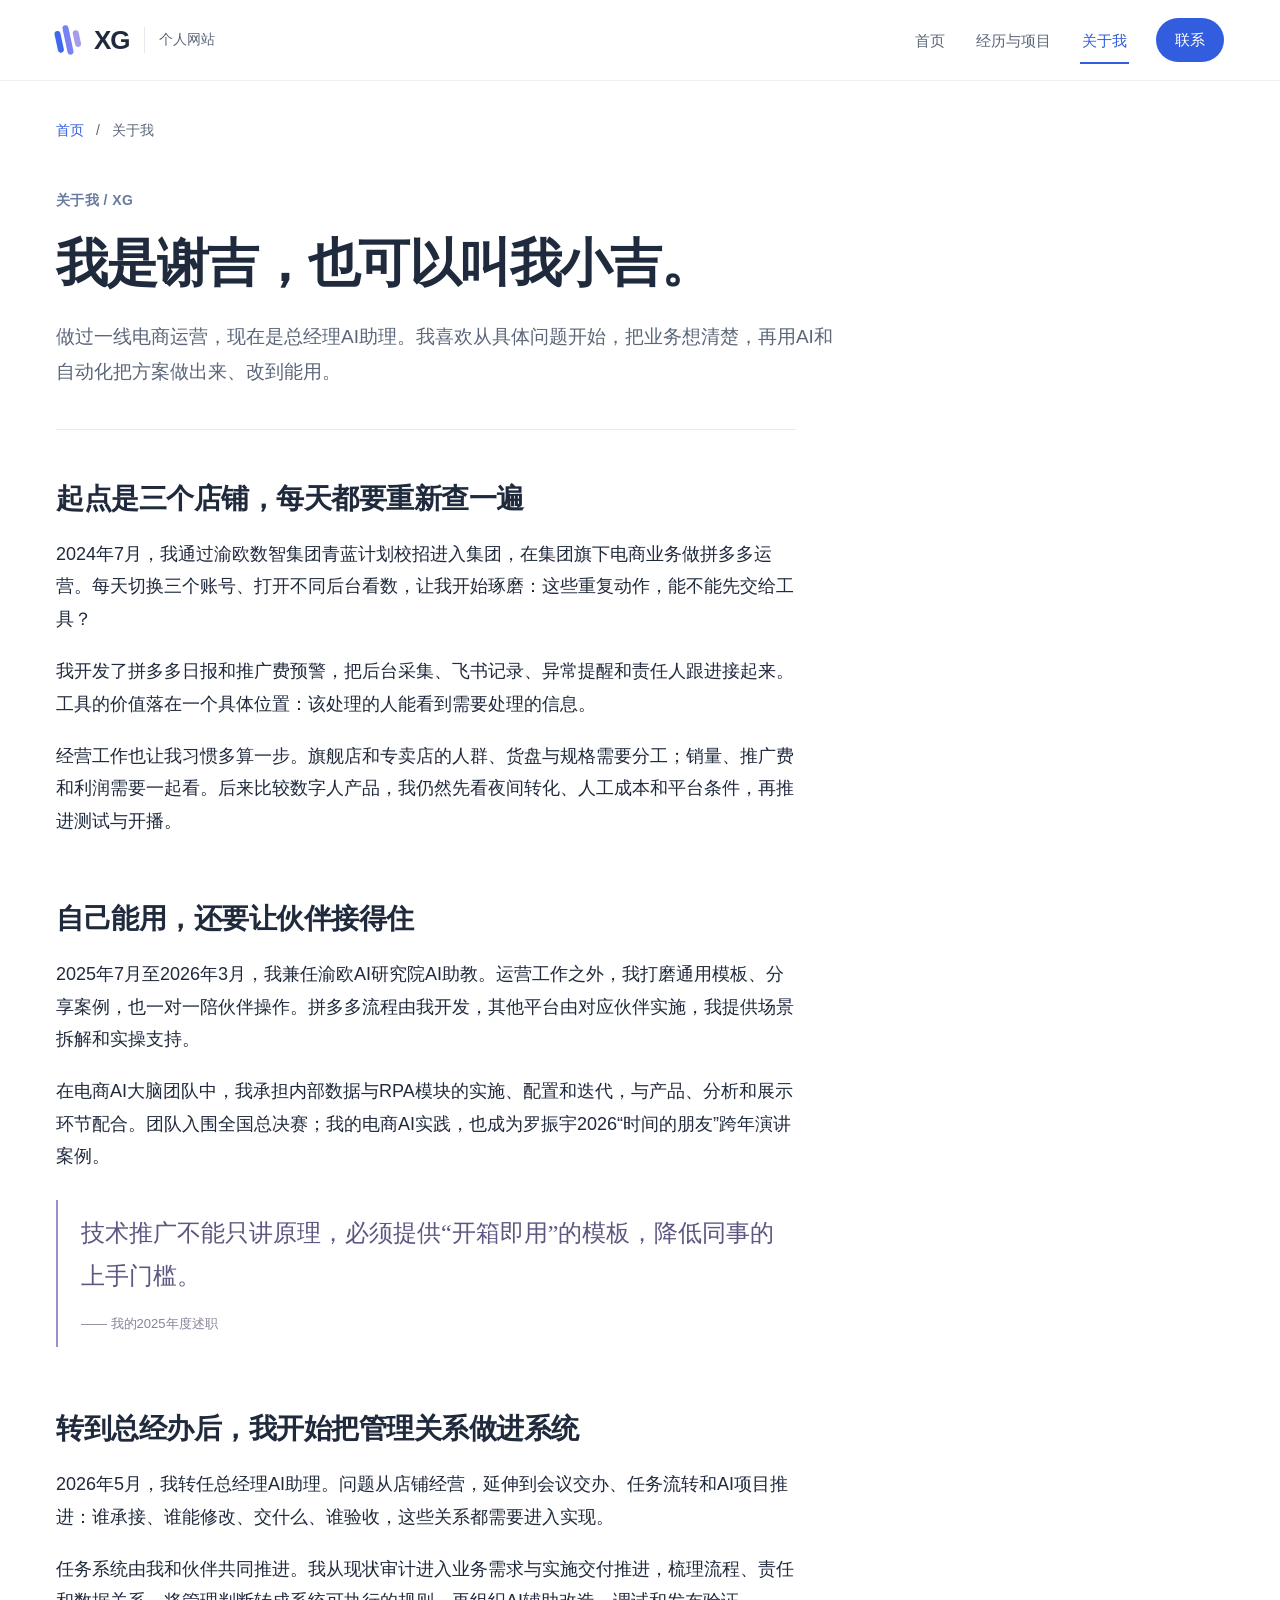
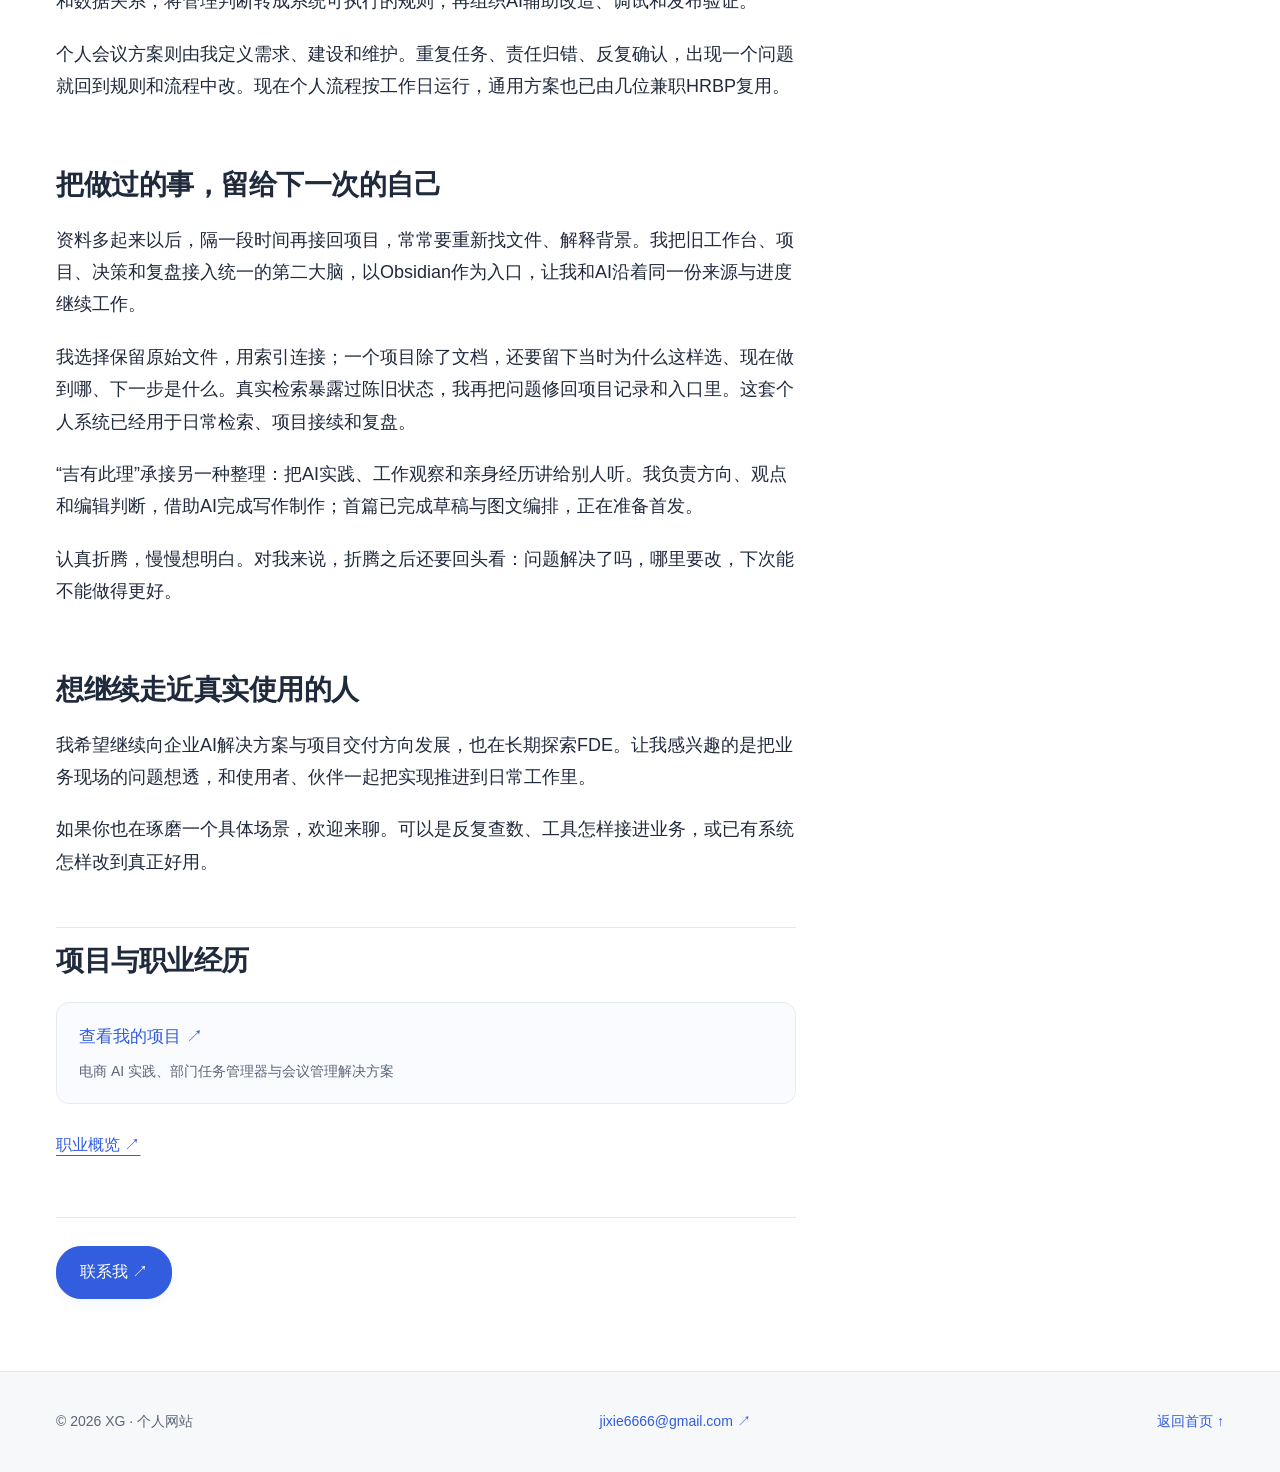
<file: about.html>
<!doctype html>
<html lang="zh-CN"><head><meta charset="utf-8"><meta name="viewport" content="width=device-width,initial-scale=1">
<title>关于我｜XG</title><meta name="description" content="做过一线电商运营，现在是总经理AI助理。我喜欢从具体问题开始，把业务想清楚，再用AI和自动化把方案做出来、改到能用。"><meta name="theme-color" content="#ffffff">
<link rel="canonical" href="https://jixie6666-code.github.io/about.html"><meta property="og:title" content="关于我｜XG"><meta property="og:description" content="做过一线电商运营，现在是总经理AI助理。我喜欢从具体问题开始，把业务想清楚，再用AI和自动化把方案做出来、改到能用。"><meta property="og:type" content="website"><meta property="og:url" content="https://jixie6666-code.github.io/about.html"><meta property="og:image" content="https://jixie6666-code.github.io/xg-ai-comic-v3.png">
<link rel="icon" href="data:image/svg+xml,%3Csvg xmlns='http://www.w3.org/2000/svg' viewBox='0 0 64 64'%3E%3Crect width='64' height='64' rx='18' fill='%233370ff'/%3E%3Ctext x='32' y='41' font-family='Arial' font-size='26' font-weight='700' text-anchor='middle' fill='white'%3EXG%3C/text%3E%3C/svg%3E"><link rel="stylesheet" href="ui.css?v=15.1"><link rel="stylesheet" href="reading.css?v=15"><script src="reading.js?v=8" defer></script><link rel="stylesheet" href="motion.css?v=15"><link rel="stylesheet" href="refinements.css?v=19"><script src="motion.js?v=15" defer></script></head>
<body><a class="skip" href="#main">跳至正文</a><header class="site-header"><div class="shell site-nav"><a class="brand" href="index.html" aria-label="XG 个人网站首页"><span class="logo-symbol" aria-hidden="true"><b></b><b></b><b></b></span>XG<span class="brand-label">个人网站</span></a><nav class="site-links" id="navigation" aria-label="主导航"><a href="index.html">首页</a><a href="index.html#work">经历与项目</a><a href="about.html" aria-current="page">关于我</a><a href="index.html#contact">联系</a></nav><button class="menu-toggle" aria-controls="navigation" aria-expanded="false" aria-label="打开菜单">☰</button></div></header>
<main class="shell" id="main"><div class="breadcrumb"><a href="index.html">首页</a><span>/</span><span>关于我</span></div><header class="reading-hero"><div class="eyebrow">关于我 / XG</div><h1>我是谢吉，也可以叫我小吉。</h1><p class="lead">做过一线电商运营，现在是总经理AI助理。我喜欢从具体问题开始，把业务想清楚，再用AI和自动化把方案做出来、改到能用。</p></header><div class="reading-main personal-reading"><section id="beginning"><h2>起点是三个店铺，每天都要重新查一遍</h2><p>2024年7月，我通过渝欧数智集团青蓝计划校招进入集团，在集团旗下电商业务做拼多多运营。每天切换三个账号、打开不同后台看数，让我开始琢磨：这些重复动作，能不能先交给工具？</p><p>我开发了拼多多日报和推广费预警，把后台采集、飞书记录、异常提醒和责任人跟进接起来。工具的价值落在一个具体位置：该处理的人能看到需要处理的信息。</p><p>经营工作也让我习惯多算一步。旗舰店和专卖店的人群、货盘与规格需要分工；销量、推广费和利润需要一起看。后来比较数字人产品，我仍然先看夜间转化、人工成本和平台条件，再推进测试与开播。</p></section><section id="others"><h2>自己能用，还要让伙伴接得住</h2><p>2025年7月至2026年3月，我兼任渝欧AI研究院AI助教。运营工作之外，我打磨通用模板、分享案例，也一对一陪伙伴操作。拼多多流程由我开发，其他平台由对应伙伴实施，我提供场景拆解和实操支持。</p><p>在电商AI大脑团队中，我承担内部数据与RPA模块的实施、配置和迭代，与产品、分析和展示环节配合。团队入围全国总决赛；我的电商AI实践，也成为罗振宇2026“时间的朋友”跨年演讲案例。</p><blockquote class="personal-quote">技术推广不能只讲原理，必须提供“开箱即用”的模板，降低同事的上手门槛。<cite>—— 我的2025年度述职</cite></blockquote></section><section id="now"><h2>转到总经办后，我开始把管理关系做进系统</h2><p>2026年5月，我转任总经理AI助理。问题从店铺经营，延伸到会议交办、任务流转和AI项目推进：谁承接、谁能修改、交什么、谁验收，这些关系都需要进入实现。</p><p>任务系统由我和伙伴共同推进。我从现状审计进入业务需求与实施交付推进，梳理流程、责任和数据关系，将管理判断转成系统可执行的规则，再组织AI辅助改造、调试和发布验证。</p><p>个人会议方案则由我定义需求、建设和维护。重复任务、责任归错、反复确认，出现一个问题就回到规则和流程中改。现在个人流程按工作日运行，通用方案也已由几位兼职HRBP复用。</p></section><section id="thinking"><h2>把做过的事，留给下一次的自己</h2><p>资料多起来以后，隔一段时间再接回项目，常常要重新找文件、解释背景。我把旧工作台、项目、决策和复盘接入统一的第二大脑，以Obsidian作为入口，让我和AI沿着同一份来源与进度继续工作。</p><p>我选择保留原始文件，用索引连接；一个项目除了文档，还要留下当时为什么这样选、现在做到哪、下一步是什么。真实检索暴露过陈旧状态，我再把问题修回项目记录和入口里。这套个人系统已经用于日常检索、项目接续和复盘。</p><p>“吉有此理”承接另一种整理：把AI实践、工作观察和亲身经历讲给别人听。我负责方向、观点和编辑判断，借助AI完成写作制作；首篇已完成草稿与图文编排，正在准备首发。</p><p>认真折腾，慢慢想明白。对我来说，折腾之后还要回头看：问题解决了吗，哪里要改，下次能不能做得更好。</p></section><section id="next"><h2>想继续走近真实使用的人</h2><p>我希望继续向企业AI解决方案与项目交付方向发展，也在长期探索FDE。让我感兴趣的是把业务现场的问题想透，和使用者、伙伴一起把实现推进到日常工作里。</p><p>如果你也在琢磨一个具体场景，欢迎来聊。可以是反复查数、工具怎样接进业务，或已有系统怎样改到真正好用。</p></section><section class="related"><h2>项目与职业经历</h2><div class="source-links"><a class="source-link" href="index.html#work"><strong>查看我的项目 ↗</strong><span>电商 AI 实践、部门任务管理器与会议管理解决方案</span></a></div><p><a class="simple-link" href="index.html#resume">职业概览 ↗</a></p></section><div class="foot-links"><a class="button" href="mailto:jixie6666@gmail.com">联系我 ↗</a></div></div></main><footer class="site-footer"><div class="shell"><span>© 2026 XG · 个人网站</span><a href="mailto:jixie6666@gmail.com">jixie6666@gmail.com ↗</a><a href="index.html">返回首页 ↑</a></div></footer></body></html>
</file>
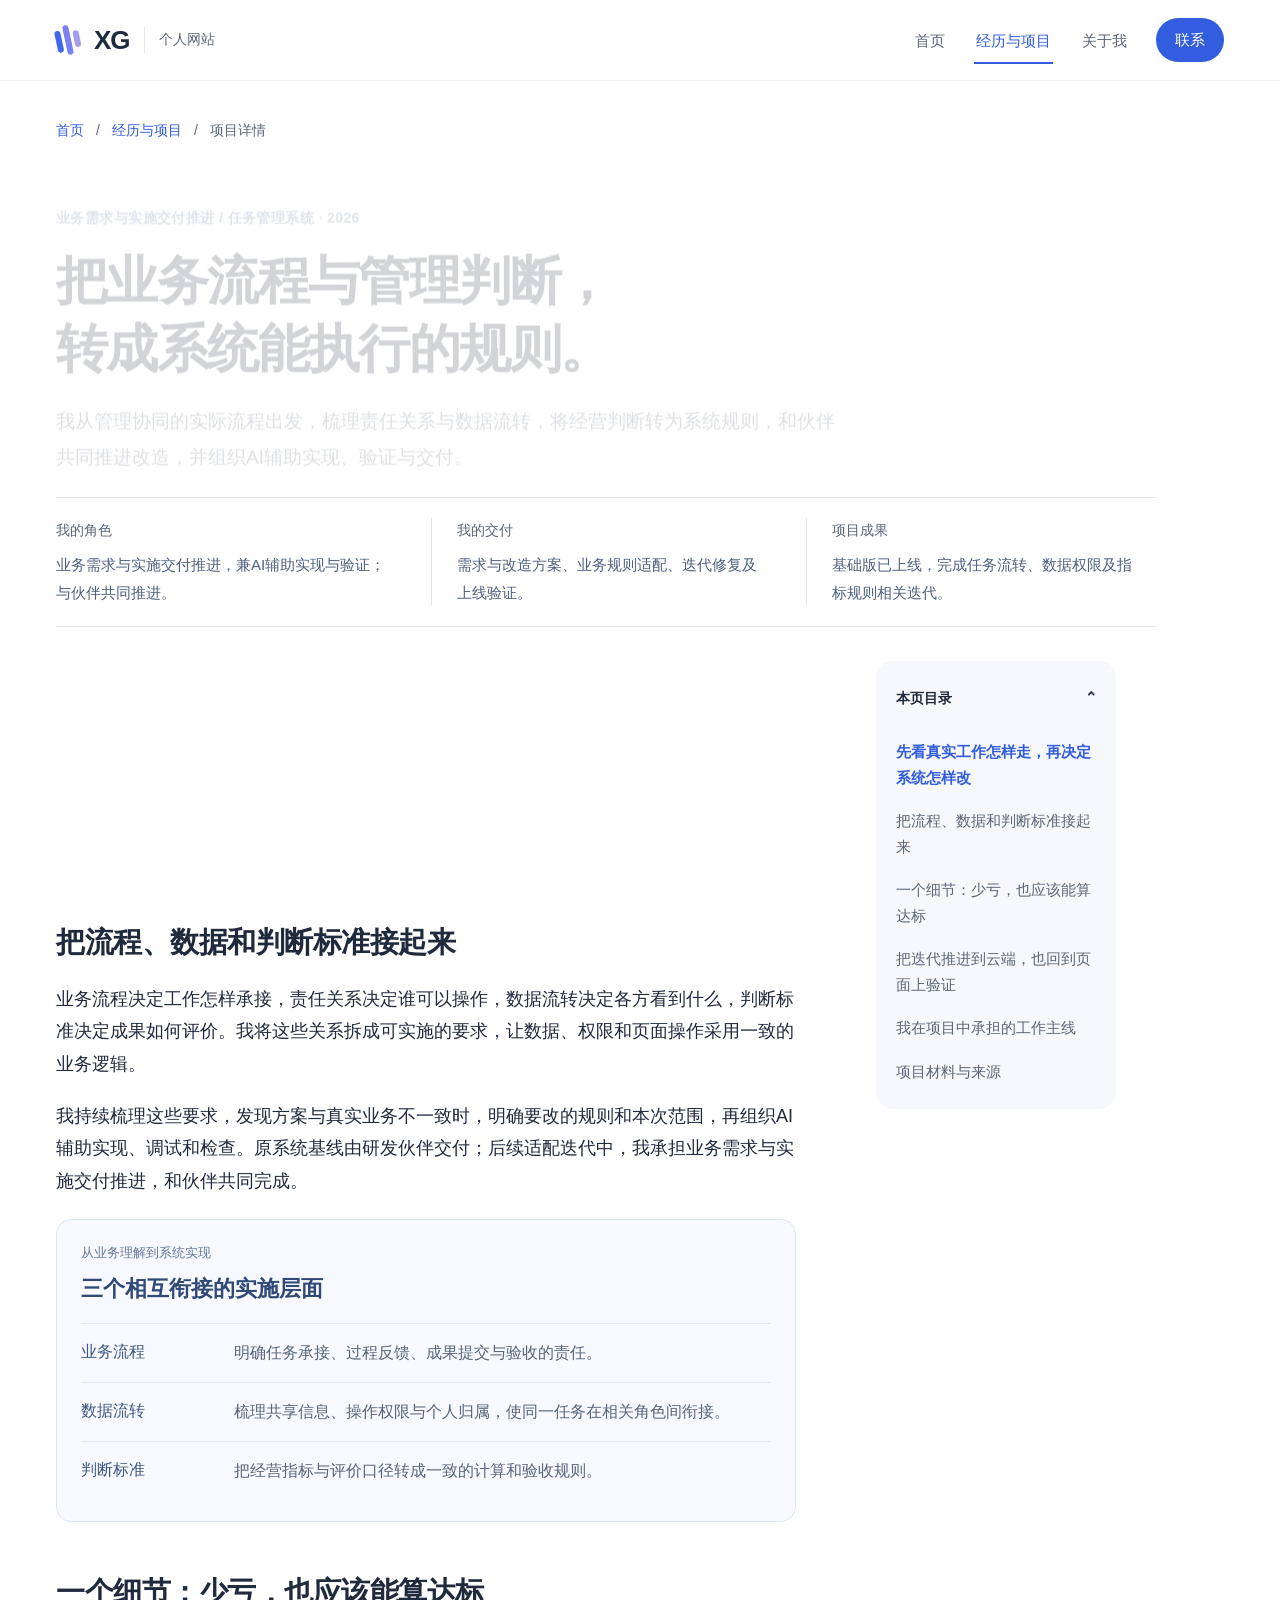
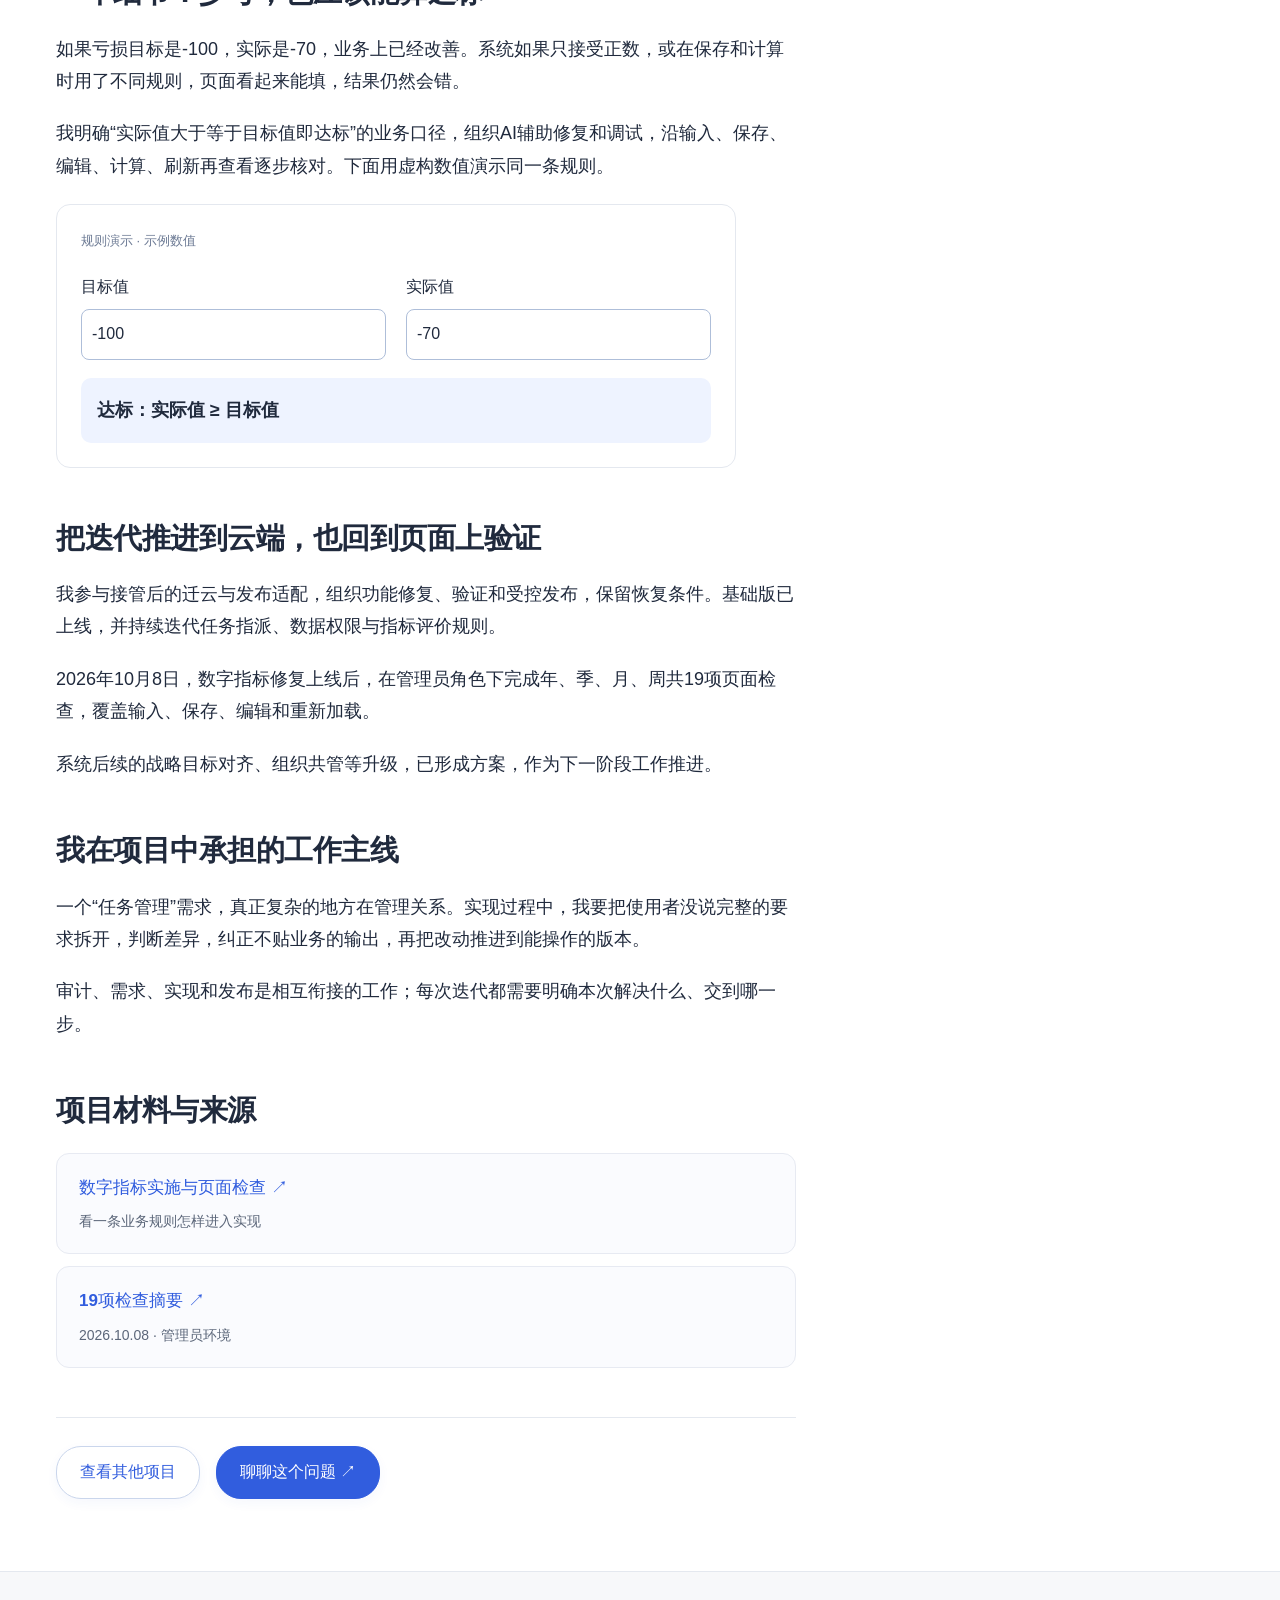
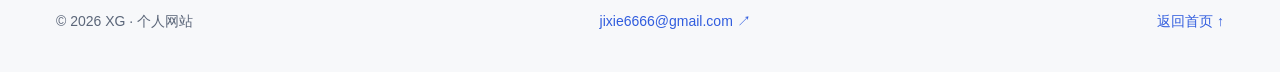
<file: article-metrics.html>
<!doctype html><html lang="zh-CN"><head><meta charset="utf-8"><meta name="viewport" content="width=device-width,initial-scale=1"><title>正在前往 XG 个人网站</title><meta name="robots" content="noindex"><meta http-equiv="refresh" content="0;url=project-task.html"><link rel="canonical" href="https://jixie6666-code.github.io/project-task.html"><link rel="stylesheet" href="ui.css?v=15.1"></head><body><main class="shell section"><h1>前往 XG 的个人网站</h1><p><a href="project-task.html">继续访问 →</a></p></main></body></html>
</file>
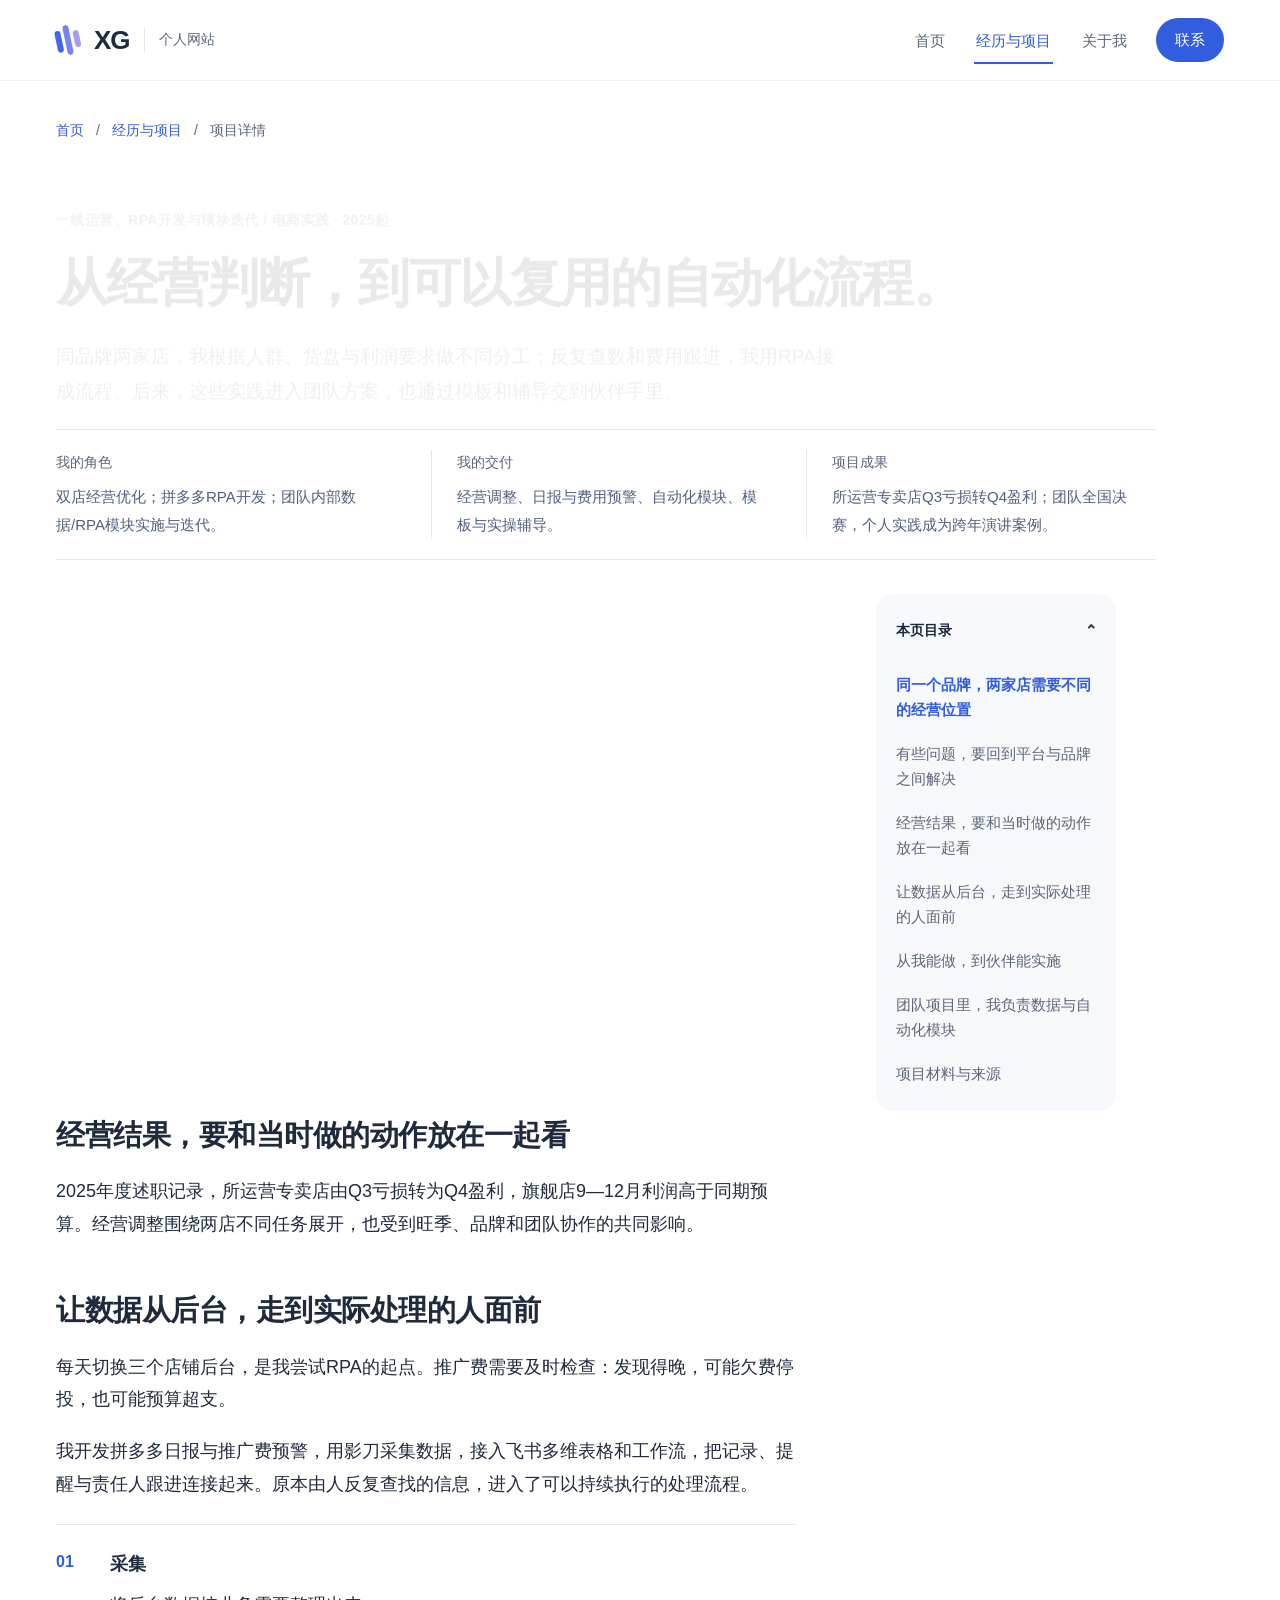
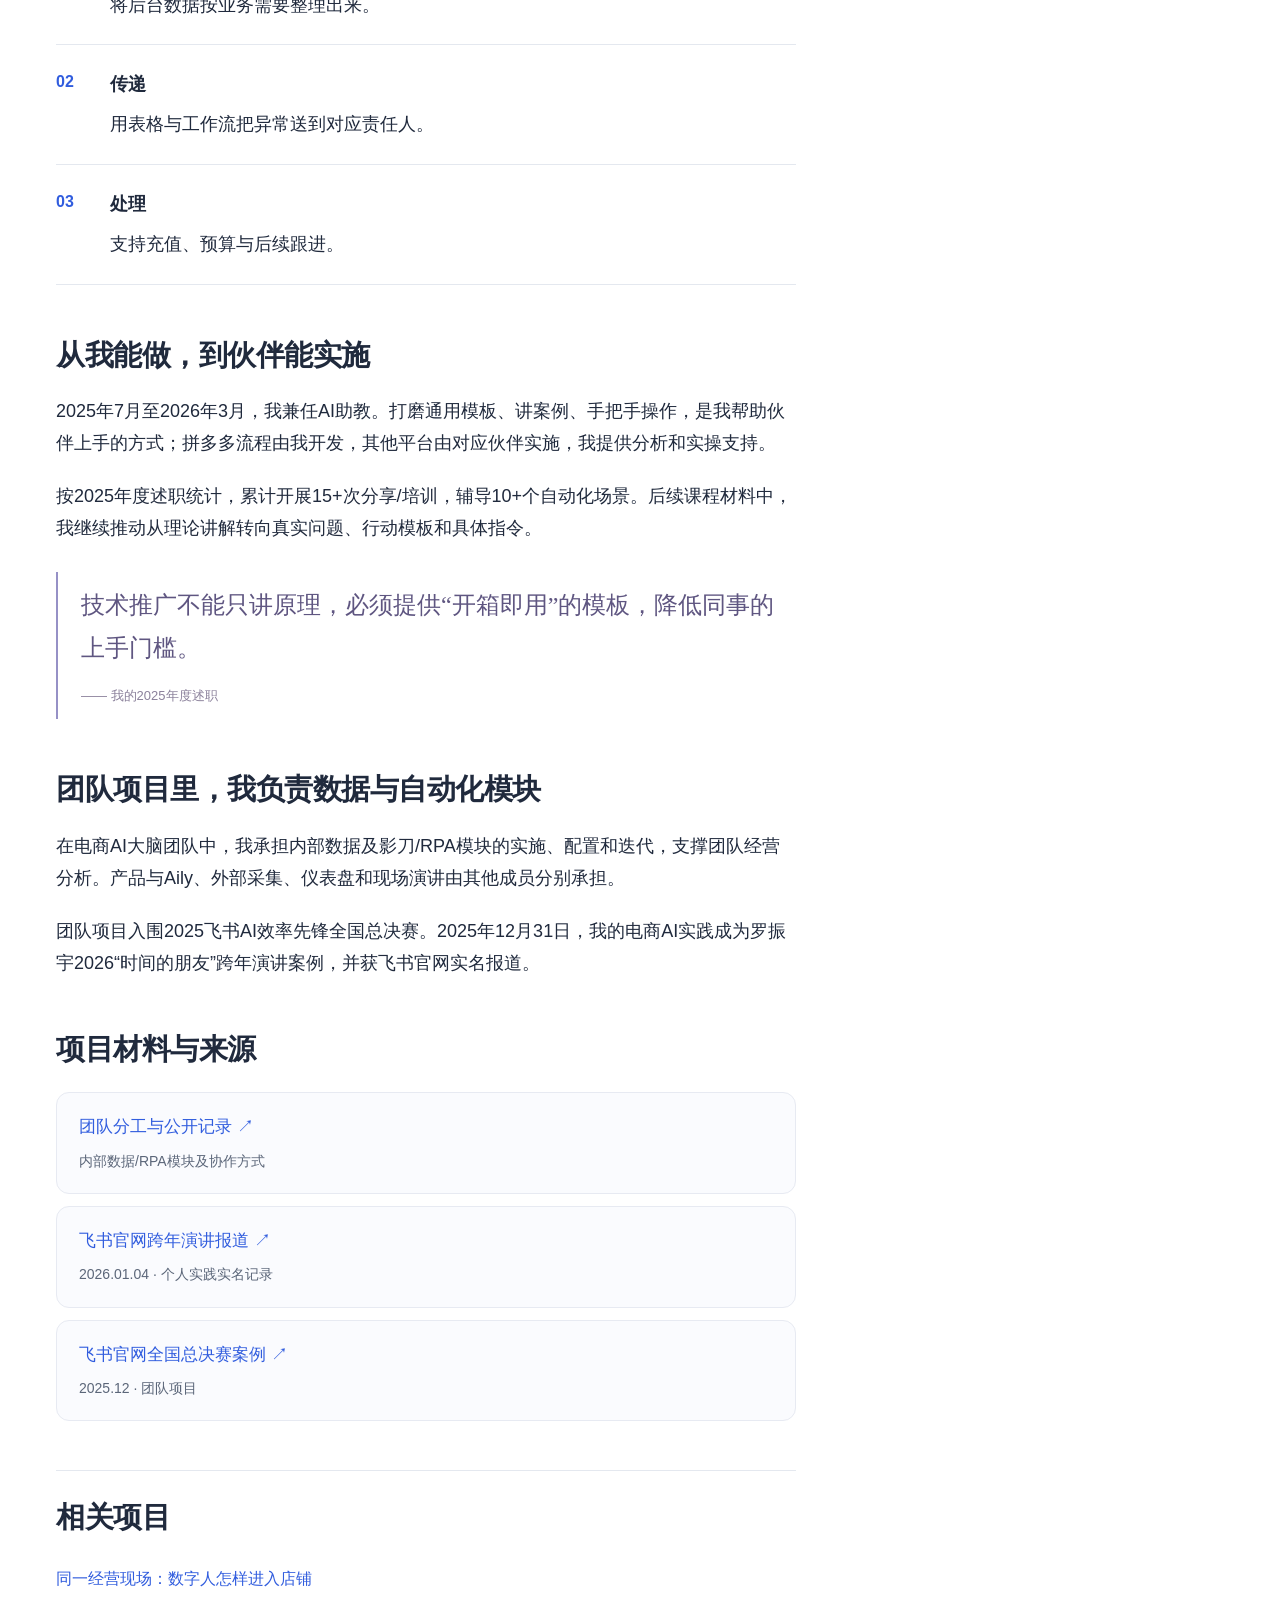
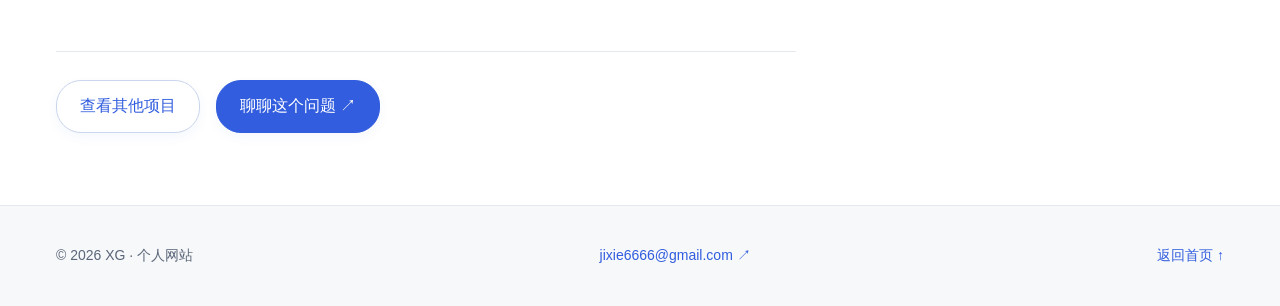
<file: article-rpa.html>
<!doctype html><html lang="zh-CN"><head><meta charset="utf-8"><meta name="viewport" content="width=device-width,initial-scale=1"><title>正在前往 XG 个人网站</title><meta name="robots" content="noindex"><meta http-equiv="refresh" content="0;url=project-commerce.html"><link rel="canonical" href="https://jixie6666-code.github.io/project-commerce.html"><link rel="stylesheet" href="ui.css?v=15.1"></head><body><main class="shell section"><h1>前往 XG 的个人网站</h1><p><a href="project-commerce.html">继续访问 →</a></p></main></body></html>
</file>
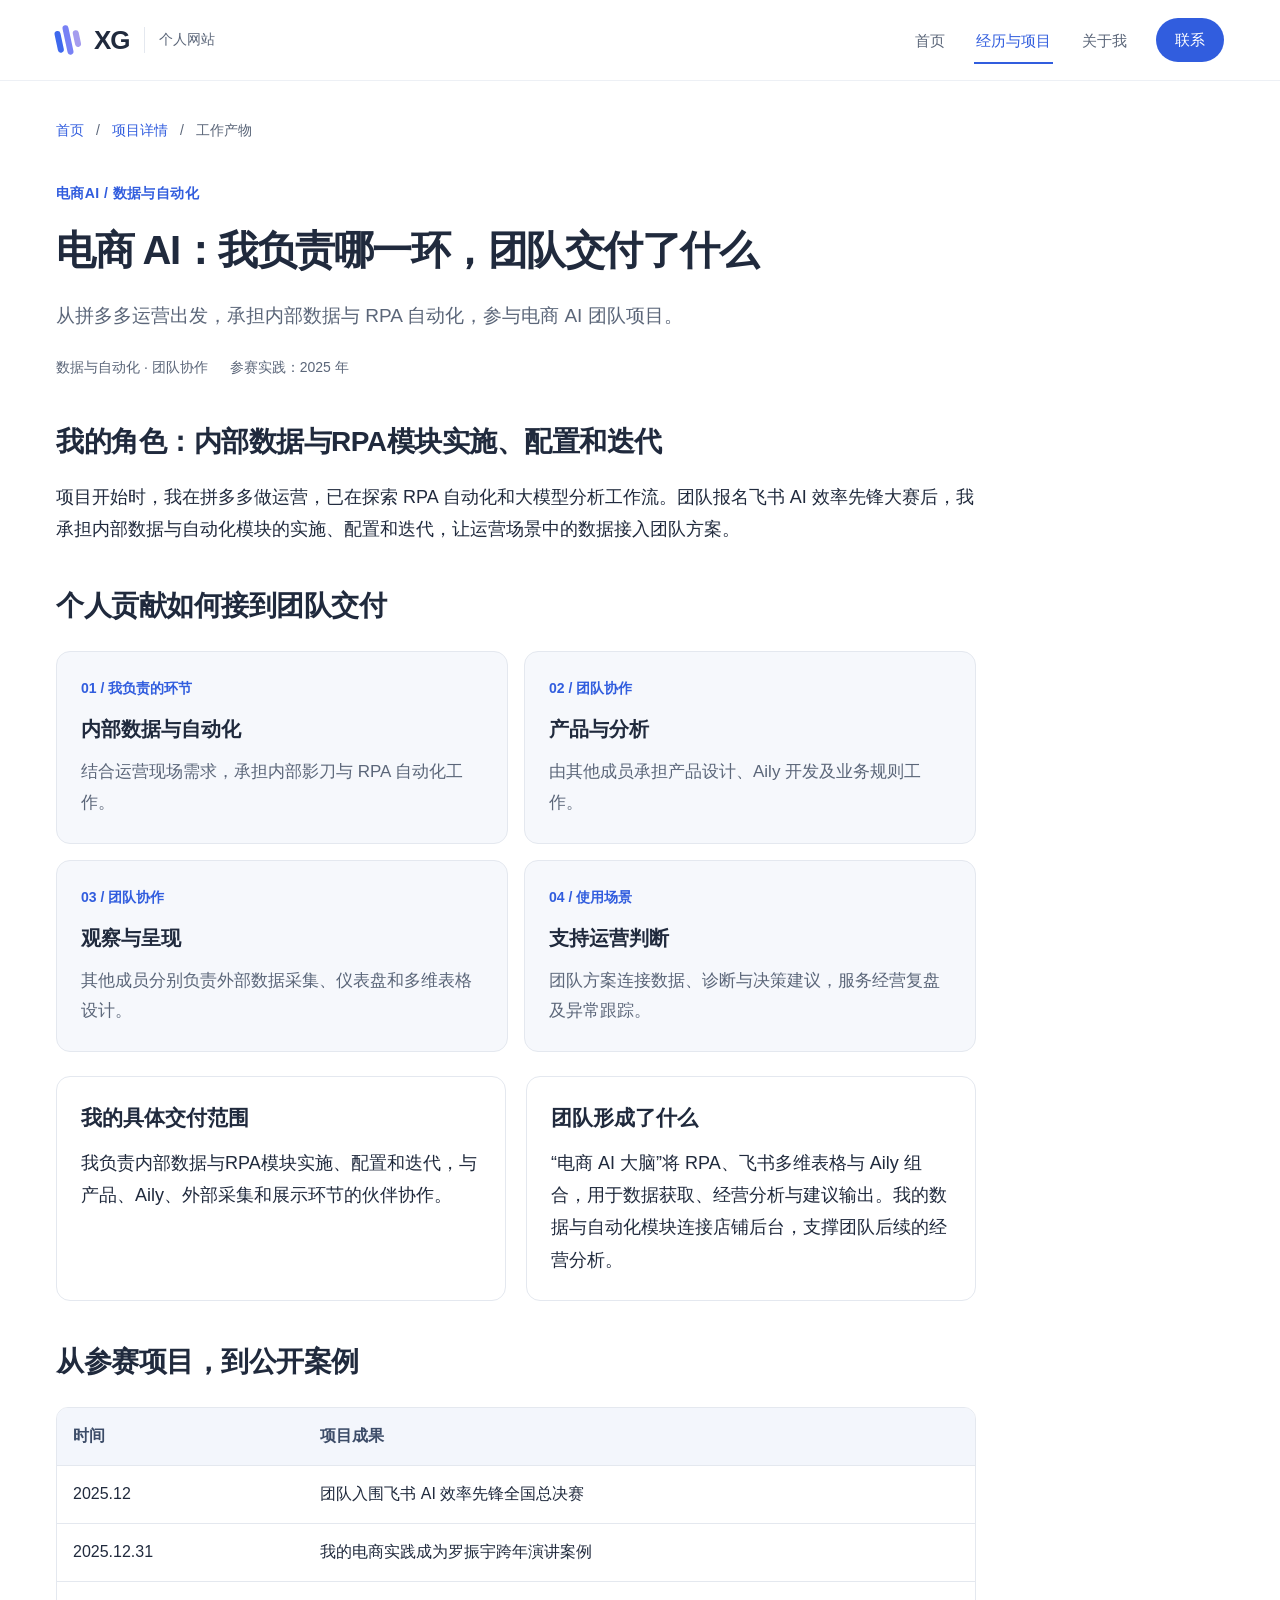
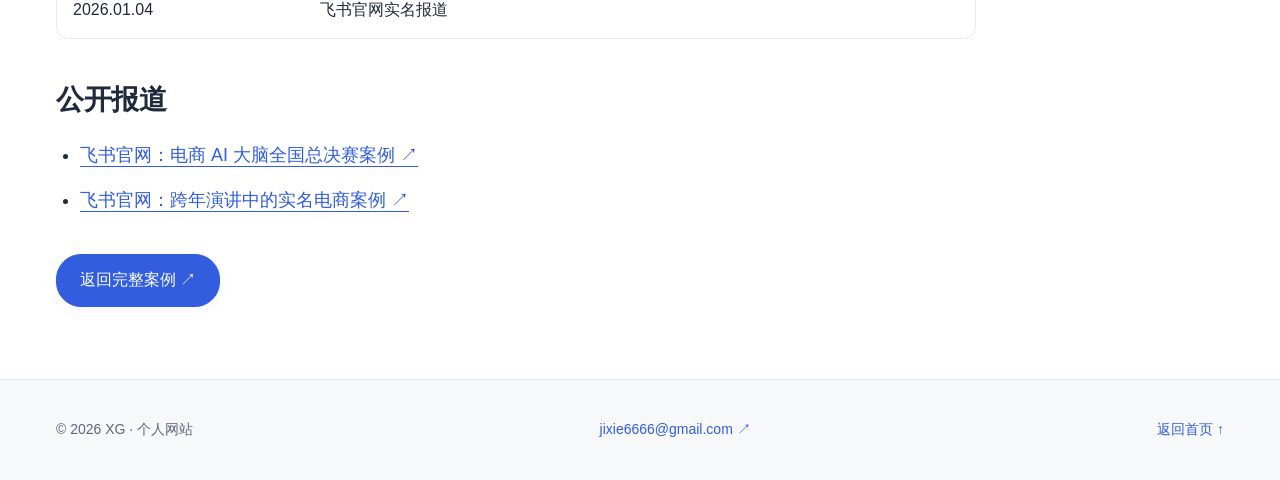
<file: evidence-commerce.html>
<!doctype html>
<html lang="zh-CN"><head><meta charset="utf-8"><meta name="viewport" content="width=device-width,initial-scale=1">
<title>电商 AI：我负责哪一环，团队交付了什么｜XG</title><meta name="description" content="我负责内部数据与RPA模块的实施和迭代，与伙伴共同完成电商AI团队方案。"><meta name="theme-color" content="#ffffff">
<link rel="canonical" href="https://jixie6666-code.github.io/evidence-commerce.html"><meta property="og:title" content="电商 AI：我负责哪一环，团队交付了什么｜XG"><meta property="og:description" content="我负责内部数据与RPA模块的实施和迭代，与伙伴共同完成电商AI团队方案。"><meta property="og:type" content="website"><meta property="og:url" content="https://jixie6666-code.github.io/evidence-commerce.html"><meta property="og:image" content="https://jixie6666-code.github.io/xg-ai-comic-v3.png">
<link rel="icon" href="data:image/svg+xml,%3Csvg xmlns='http://www.w3.org/2000/svg' viewBox='0 0 64 64'%3E%3Crect width='64' height='64' rx='18' fill='%233370ff'/%3E%3Ctext x='32' y='41' font-family='Arial' font-size='26' font-weight='700' text-anchor='middle' fill='white'%3EXG%3C/text%3E%3C/svg%3E"><link rel="stylesheet" href="ui.css?v=15.1"><link rel="stylesheet" href="reading.css?v=15"><script src="reading.js?v=8" defer></script><link rel="stylesheet" href="motion.css?v=15"><link rel="stylesheet" href="refinements.css?v=19"><script src="motion.js?v=15" defer></script></head>
<body><a class="skip" href="#main">跳至正文</a><header class="site-header"><div class="shell site-nav"><a class="brand" href="index.html" aria-label="XG 个人网站首页"><span class="logo-symbol" aria-hidden="true"><b></b><b></b><b></b></span>XG<span class="brand-label">个人网站</span></a><nav class="site-links" id="navigation" aria-label="主导航"><a href="index.html">首页</a><a href="index.html#work" aria-current="page">经历与项目</a><a href="about.html">关于我</a><a href="index.html#contact">联系</a></nav><button class="menu-toggle" aria-controls="navigation" aria-expanded="false" aria-label="打开菜单">☰</button></div></header>
<main class="shell" id="main"><div class="breadcrumb"><a href="index.html">首页</a><span>/</span><a href="project-commerce.html">项目详情</a><span>/</span><span>工作产物</span></div><div class="evidence-content"><div class="eyebrow">电商AI / 数据与自动化</div><h1>电商 AI：我负责哪一环，团队交付了什么</h1><p class="lead">从拼多多运营出发，承担内部数据与 RPA 自动化，参与电商 AI 团队项目。</p>
<div class="meta"><span>数据与自动化 · 团队协作</span><span>参赛实践：2025 年</span></div>
<h2>我的角色：内部数据与RPA模块实施、配置和迭代</h2><p>项目开始时，我在拼多多做运营，已在探索 RPA 自动化和大模型分析工作流。团队报名飞书 AI 效率先锋大赛后，我承担内部数据与自动化模块的实施、配置和迭代，让运营场景中的数据接入团队方案。</p>

<h2>个人贡献如何接到团队交付</h2>
<ol class="flow"><li><b>01 / 我负责的环节</b><strong>内部数据与自动化</strong><p>结合运营现场需求，承担内部影刀与 RPA 自动化工作。</p></li><li><b>02 / 团队协作</b><strong>产品与分析</strong><p>由其他成员承担产品设计、Aily 开发及业务规则工作。</p></li><li><b>03 / 团队协作</b><strong>观察与呈现</strong><p>其他成员分别负责外部数据采集、仪表盘和多维表格设计。</p></li><li><b>04 / 使用场景</b><strong>支持运营判断</strong><p>团队方案连接数据、诊断与决策建议，服务经营复盘及异常跟踪。</p></li></ol>
<div class="grid"><section class="panel"><h3>我的具体交付范围</h3><p>我负责内部数据与RPA模块实施、配置和迭代，与产品、Aily、外部采集和展示环节的伙伴协作。</p></section><section class="panel"><h3>团队形成了什么</h3><p>“电商 AI 大脑”将 RPA、飞书多维表格与 Aily 组合，用于数据获取、经营分析与建议输出。我的数据与自动化模块连接店铺后台，支撑团队后续的经营分析。</p></section></div>
<h2>从参赛项目，到公开案例</h2><div class="table-wrap"><table><thead><tr><th>时间</th><th>项目成果</th></tr></thead><tbody>
<tr><td>2025.12</td><td>团队入围飞书 AI 效率先锋全国总决赛</td></tr>
<tr><td>2025.12.31</td><td>我的电商实践成为罗振宇跨年演讲案例</td></tr>
<tr><td>2026.01.04</td><td>飞书官网实名报道</td></tr>
</tbody></table></div>
<h2>公开报道</h2><ul class="checklist"><li><a href="https://www.feishu.cn/content/article/7581695766939438258" target="_blank" rel="noopener noreferrer">飞书官网：电商 AI 大脑全国总决赛案例 ↗</a></li><li><a href="https://www.feishu.cn/content/article/7591427374978190536" target="_blank" rel="noopener noreferrer">飞书官网：跨年演讲中的实名电商案例 ↗</a></li></ul>

<a class="button" href="project-commerce.html">返回完整案例 ↗</a></div></main><footer class="site-footer"><div class="shell"><span>© 2026 XG · 个人网站</span><a href="mailto:jixie6666@gmail.com">jixie6666@gmail.com ↗</a><a href="index.html">返回首页 ↑</a></div></footer></body></html>
</file>
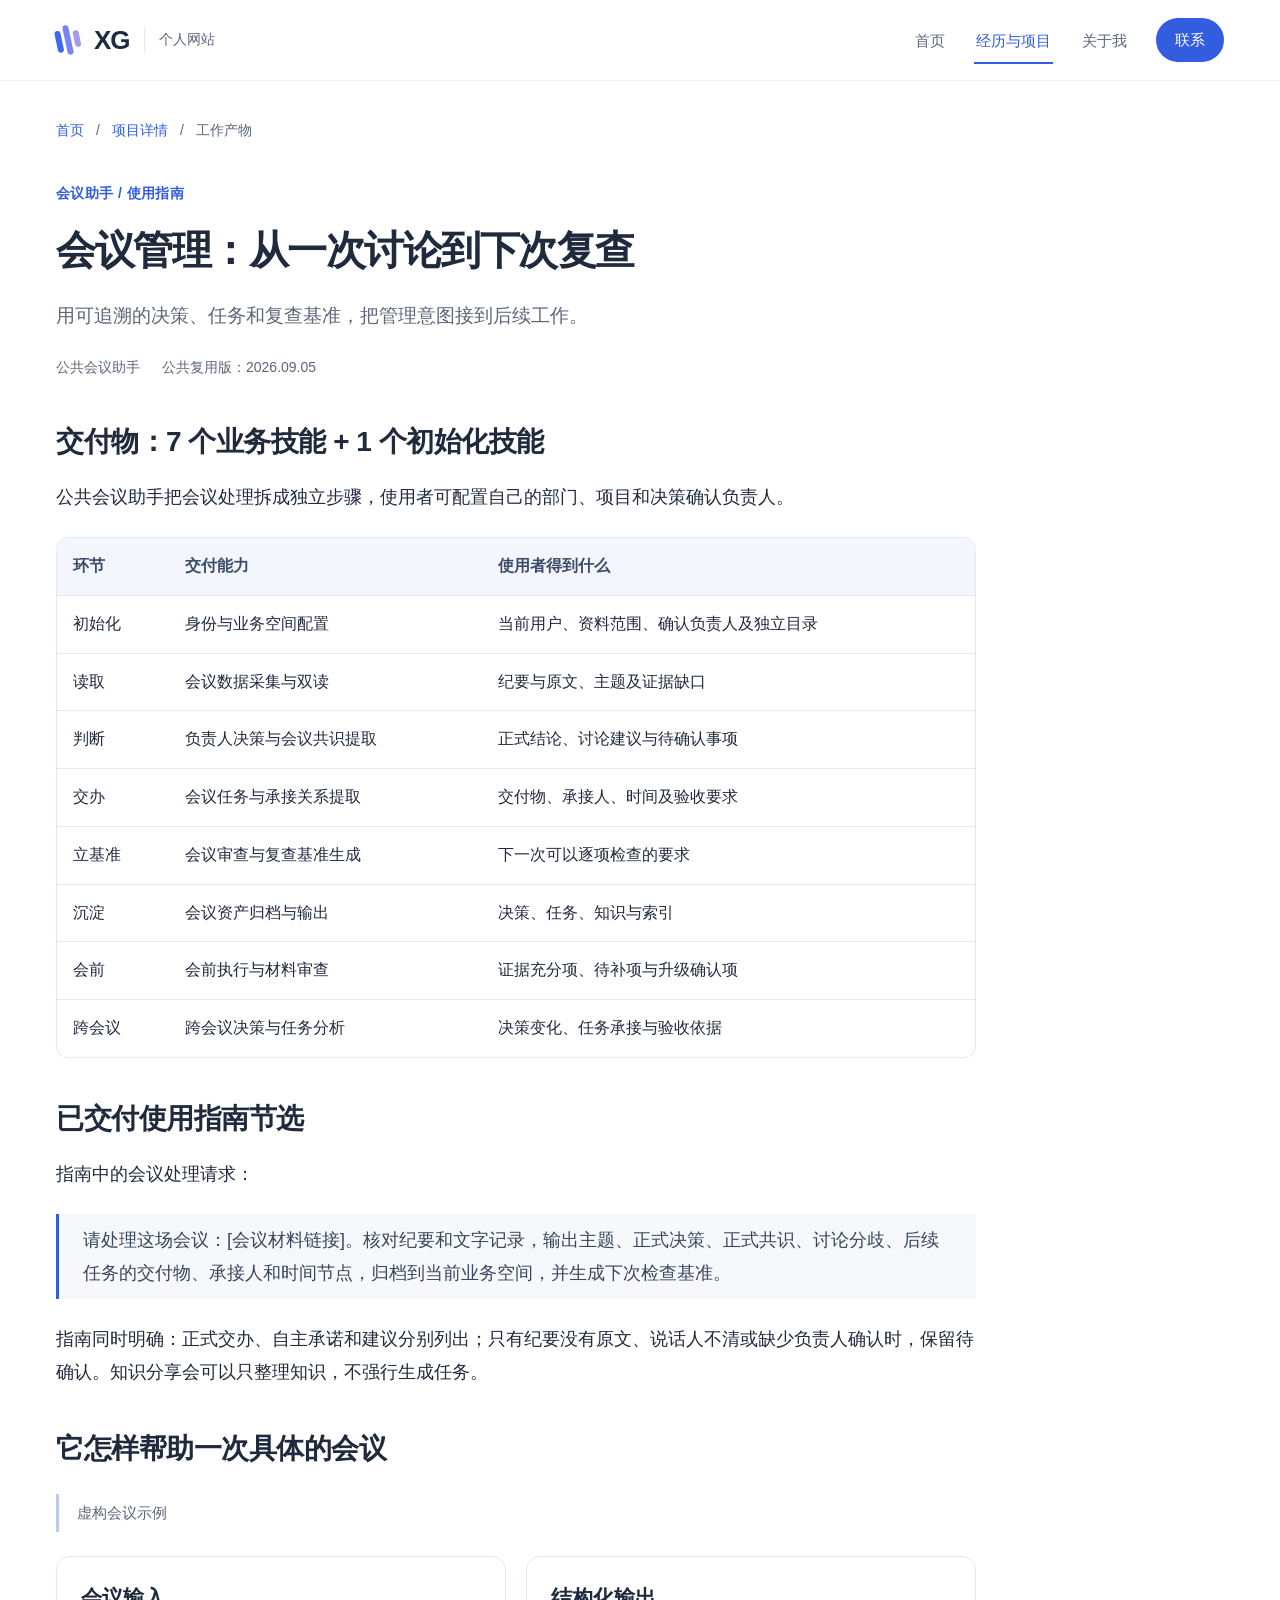
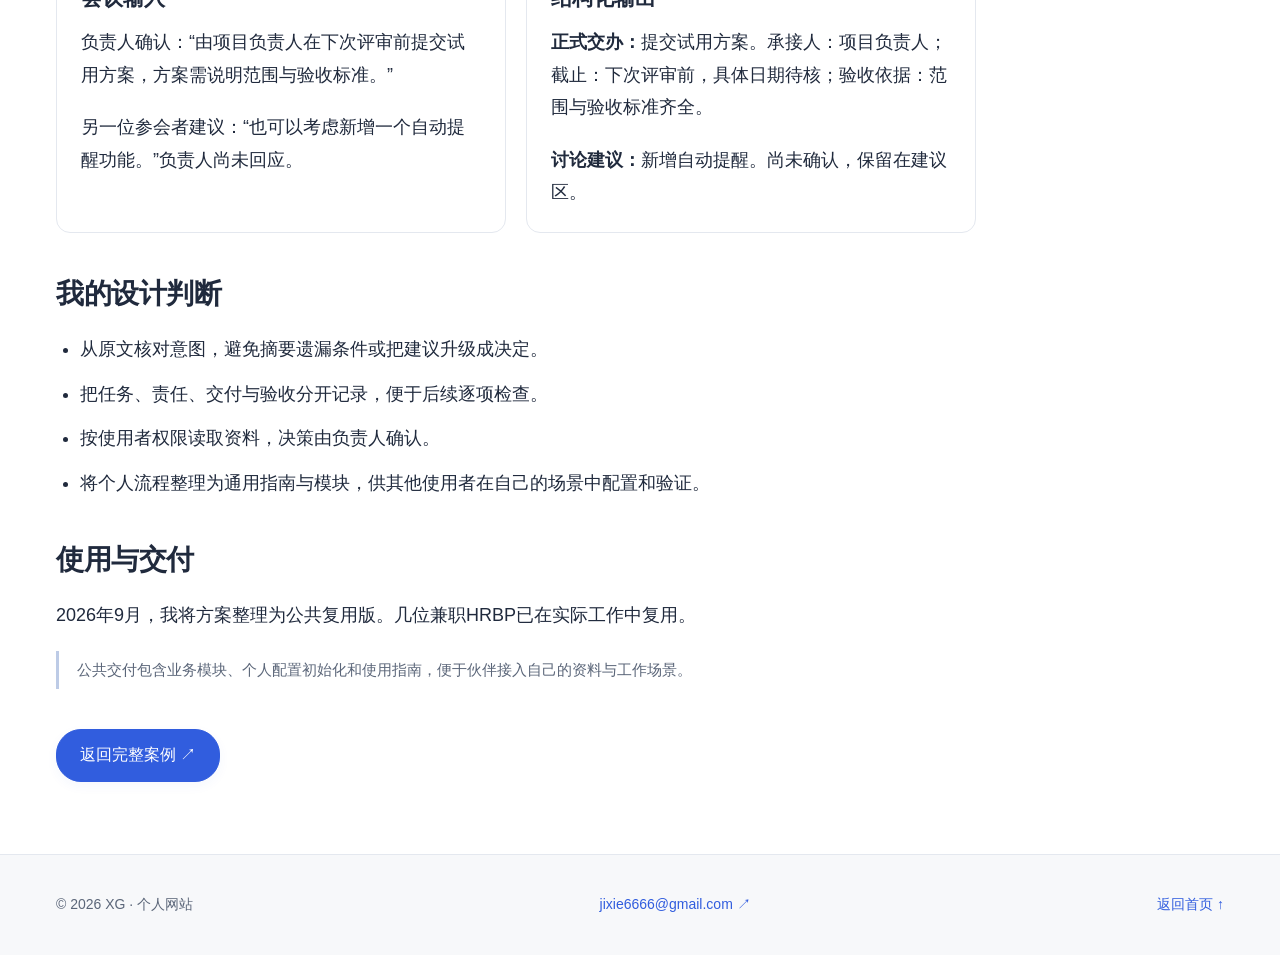
<file: evidence-meeting.html>
<!doctype html>
<html lang="zh-CN"><head><meta charset="utf-8"><meta name="viewport" content="width=device-width,initial-scale=1">
<title>会议管理：从一次讨论到下次复查｜XG</title><meta name="description" content="我建设的公共会议助手：8个模块、使用指南及跨会议跟进流程。"><meta name="theme-color" content="#ffffff">
<link rel="canonical" href="https://jixie6666-code.github.io/evidence-meeting.html"><meta property="og:title" content="会议管理：从一次讨论到下次复查｜XG"><meta property="og:description" content="我建设的公共会议助手：8个模块、使用指南及跨会议跟进流程。"><meta property="og:type" content="website"><meta property="og:url" content="https://jixie6666-code.github.io/evidence-meeting.html"><meta property="og:image" content="https://jixie6666-code.github.io/xg-ai-comic-v3.png">
<link rel="icon" href="data:image/svg+xml,%3Csvg xmlns='http://www.w3.org/2000/svg' viewBox='0 0 64 64'%3E%3Crect width='64' height='64' rx='18' fill='%233370ff'/%3E%3Ctext x='32' y='41' font-family='Arial' font-size='26' font-weight='700' text-anchor='middle' fill='white'%3EXG%3C/text%3E%3C/svg%3E"><link rel="stylesheet" href="ui.css?v=15.1"><link rel="stylesheet" href="reading.css?v=15"><script src="reading.js?v=8" defer></script><link rel="stylesheet" href="motion.css?v=15"><link rel="stylesheet" href="refinements.css?v=19"><script src="motion.js?v=15" defer></script></head>
<body><a class="skip" href="#main">跳至正文</a><header class="site-header"><div class="shell site-nav"><a class="brand" href="index.html" aria-label="XG 个人网站首页"><span class="logo-symbol" aria-hidden="true"><b></b><b></b><b></b></span>XG<span class="brand-label">个人网站</span></a><nav class="site-links" id="navigation" aria-label="主导航"><a href="index.html">首页</a><a href="index.html#work" aria-current="page">经历与项目</a><a href="about.html">关于我</a><a href="index.html#contact">联系</a></nav><button class="menu-toggle" aria-controls="navigation" aria-expanded="false" aria-label="打开菜单">☰</button></div></header>
<main class="shell" id="main"><div class="breadcrumb"><a href="index.html">首页</a><span>/</span><a href="project-meeting.html">项目详情</a><span>/</span><span>工作产物</span></div><div class="evidence-content"><div class="eyebrow">会议助手 / 使用指南</div><h1>会议管理：从一次讨论到下次复查</h1><p class="lead">用可追溯的决策、任务和复查基准，把管理意图接到后续工作。</p>
<div class="meta"><span>公共会议助手</span><span>公共复用版：2026.09.05</span></div>
<h2>交付物：7 个业务技能 + 1 个初始化技能</h2><p>公共会议助手把会议处理拆成独立步骤，使用者可配置自己的部门、项目和决策确认负责人。</p>
<div class="table-wrap"><table><thead><tr><th>环节</th><th>交付能力</th><th>使用者得到什么</th></tr></thead><tbody>
<tr><td>初始化</td><td>身份与业务空间配置</td><td>当前用户、资料范围、确认负责人及独立目录</td></tr>
<tr><td>读取</td><td>会议数据采集与双读</td><td>纪要与原文、主题及证据缺口</td></tr>
<tr><td>判断</td><td>负责人决策与会议共识提取</td><td>正式结论、讨论建议与待确认事项</td></tr>
<tr><td>交办</td><td>会议任务与承接关系提取</td><td>交付物、承接人、时间及验收要求</td></tr>
<tr><td>立基准</td><td>会议审查与复查基准生成</td><td>下一次可以逐项检查的要求</td></tr>
<tr><td>沉淀</td><td>会议资产归档与输出</td><td>决策、任务、知识与索引</td></tr>
<tr><td>会前</td><td>会前执行与材料审查</td><td>证据充分项、待补项与升级确认项</td></tr>
<tr><td>跨会议</td><td>跨会议决策与任务分析</td><td>决策变化、任务承接与验收依据</td></tr>
</tbody></table></div>
<h2>已交付使用指南节选</h2><p>指南中的会议处理请求：</p><blockquote>请处理这场会议：[会议材料链接]。核对纪要和文字记录，输出主题、正式决策、正式共识、讨论分歧、后续任务的交付物、承接人和时间节点，归档到当前业务空间，并生成下次检查基准。</blockquote>
<p>指南同时明确：正式交办、自主承诺和建议分别列出；只有纪要没有原文、说话人不清或缺少负责人确认时，保留待确认。知识分享会可以只整理知识，不强行生成任务。</p>
<h2>它怎样帮助一次具体的会议</h2><div class="note">虚构会议示例</div>
<div class="grid"><section class="panel"><h3>会议输入</h3><p>负责人确认：“由项目负责人在下次评审前提交试用方案，方案需说明范围与验收标准。”</p><p>另一位参会者建议：“也可以考虑新增一个自动提醒功能。”负责人尚未回应。</p></section><section class="panel"><h3>结构化输出</h3><p><strong>正式交办：</strong>提交试用方案。承接人：项目负责人；截止：下次评审前，具体日期待核；验收依据：范围与验收标准齐全。</p><p><strong>讨论建议：</strong>新增自动提醒。尚未确认，保留在建议区。</p></section></div>
<h2>我的设计判断</h2><ul class="checklist"><li>从原文核对意图，避免摘要遗漏条件或把建议升级成决定。</li><li>把任务、责任、交付与验收分开记录，便于后续逐项检查。</li><li>按使用者权限读取资料，决策由负责人确认。</li><li>将个人流程整理为通用指南与模块，供其他使用者在自己的场景中配置和验证。</li></ul>
<h2>使用与交付</h2><p>2026年9月，我将方案整理为公共复用版。几位兼职HRBP已在实际工作中复用。</p><p class="note">公共交付包含业务模块、个人配置初始化和使用指南，便于伙伴接入自己的资料与工作场景。</p>
<a class="button" href="project-meeting.html">返回完整案例 ↗</a></div></main><footer class="site-footer"><div class="shell"><span>© 2026 XG · 个人网站</span><a href="mailto:jixie6666@gmail.com">jixie6666@gmail.com ↗</a><a href="index.html">返回首页 ↑</a></div></footer></body></html>
</file>
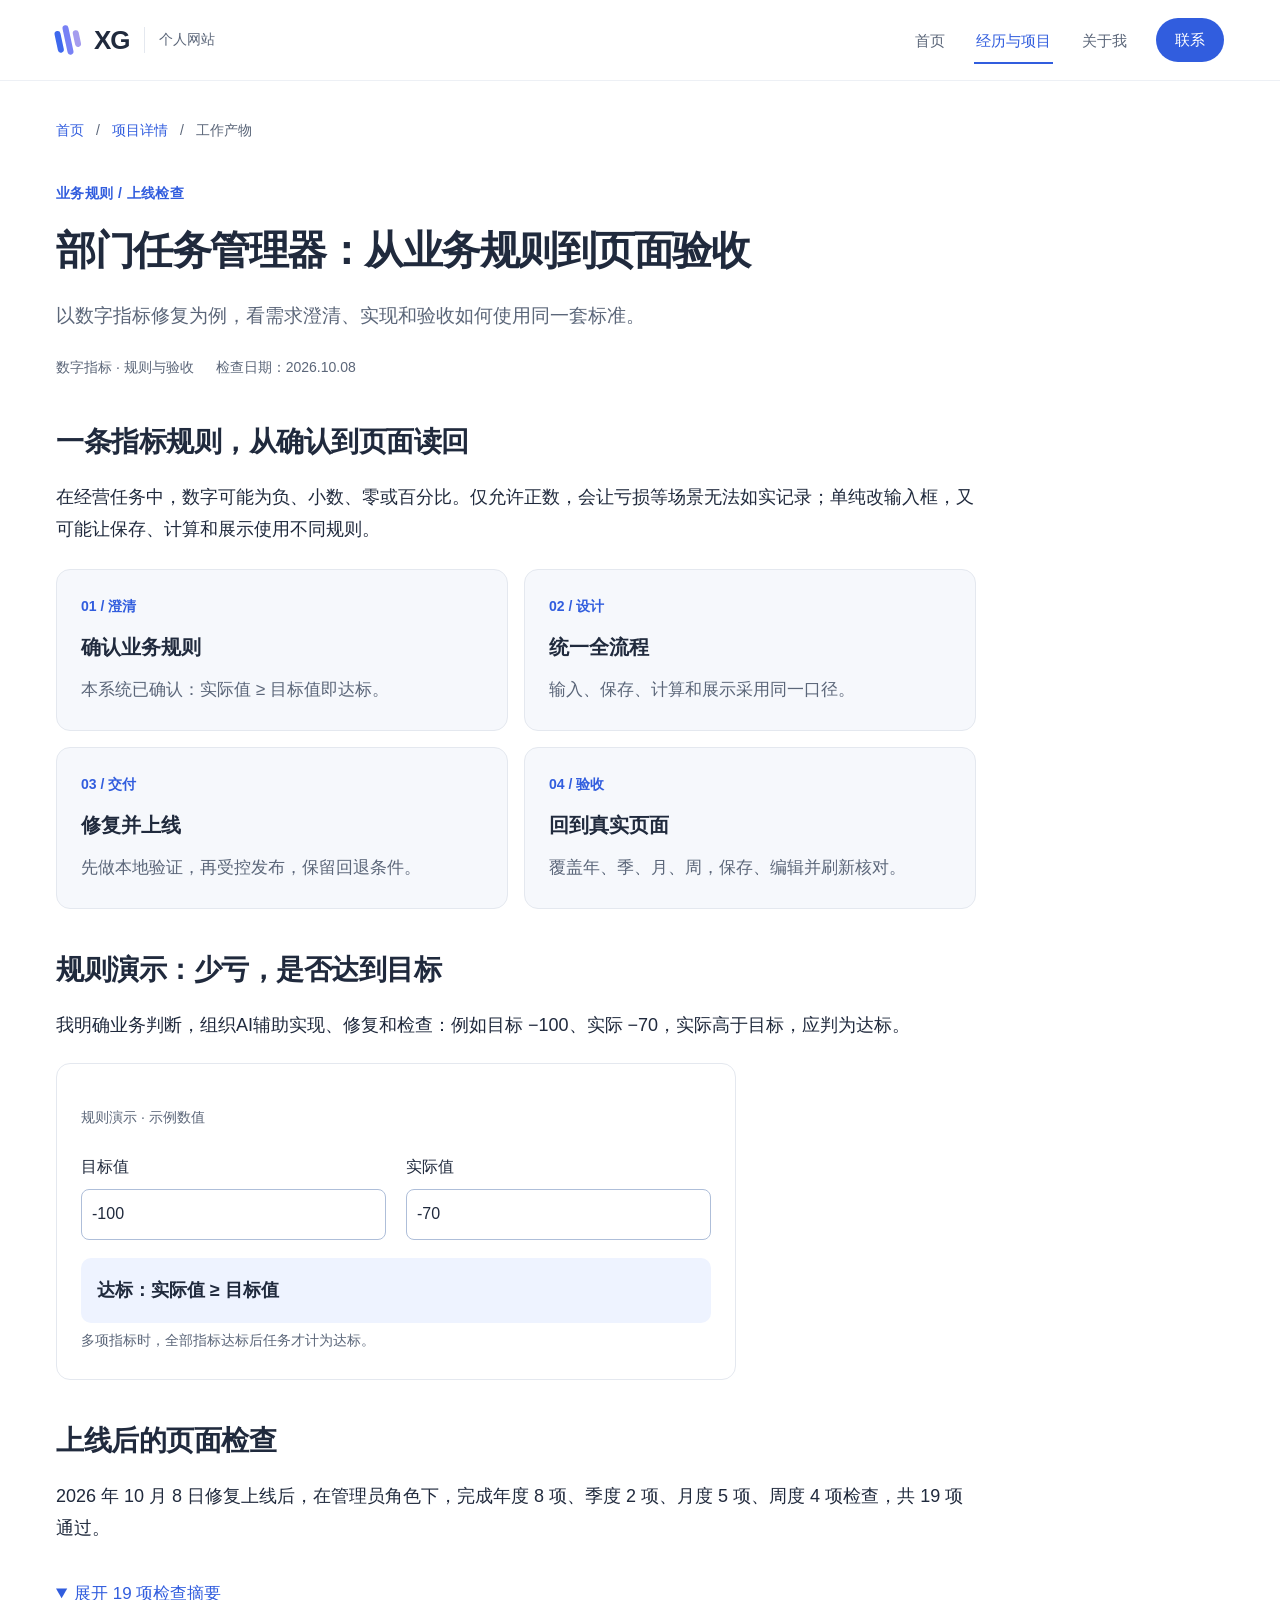
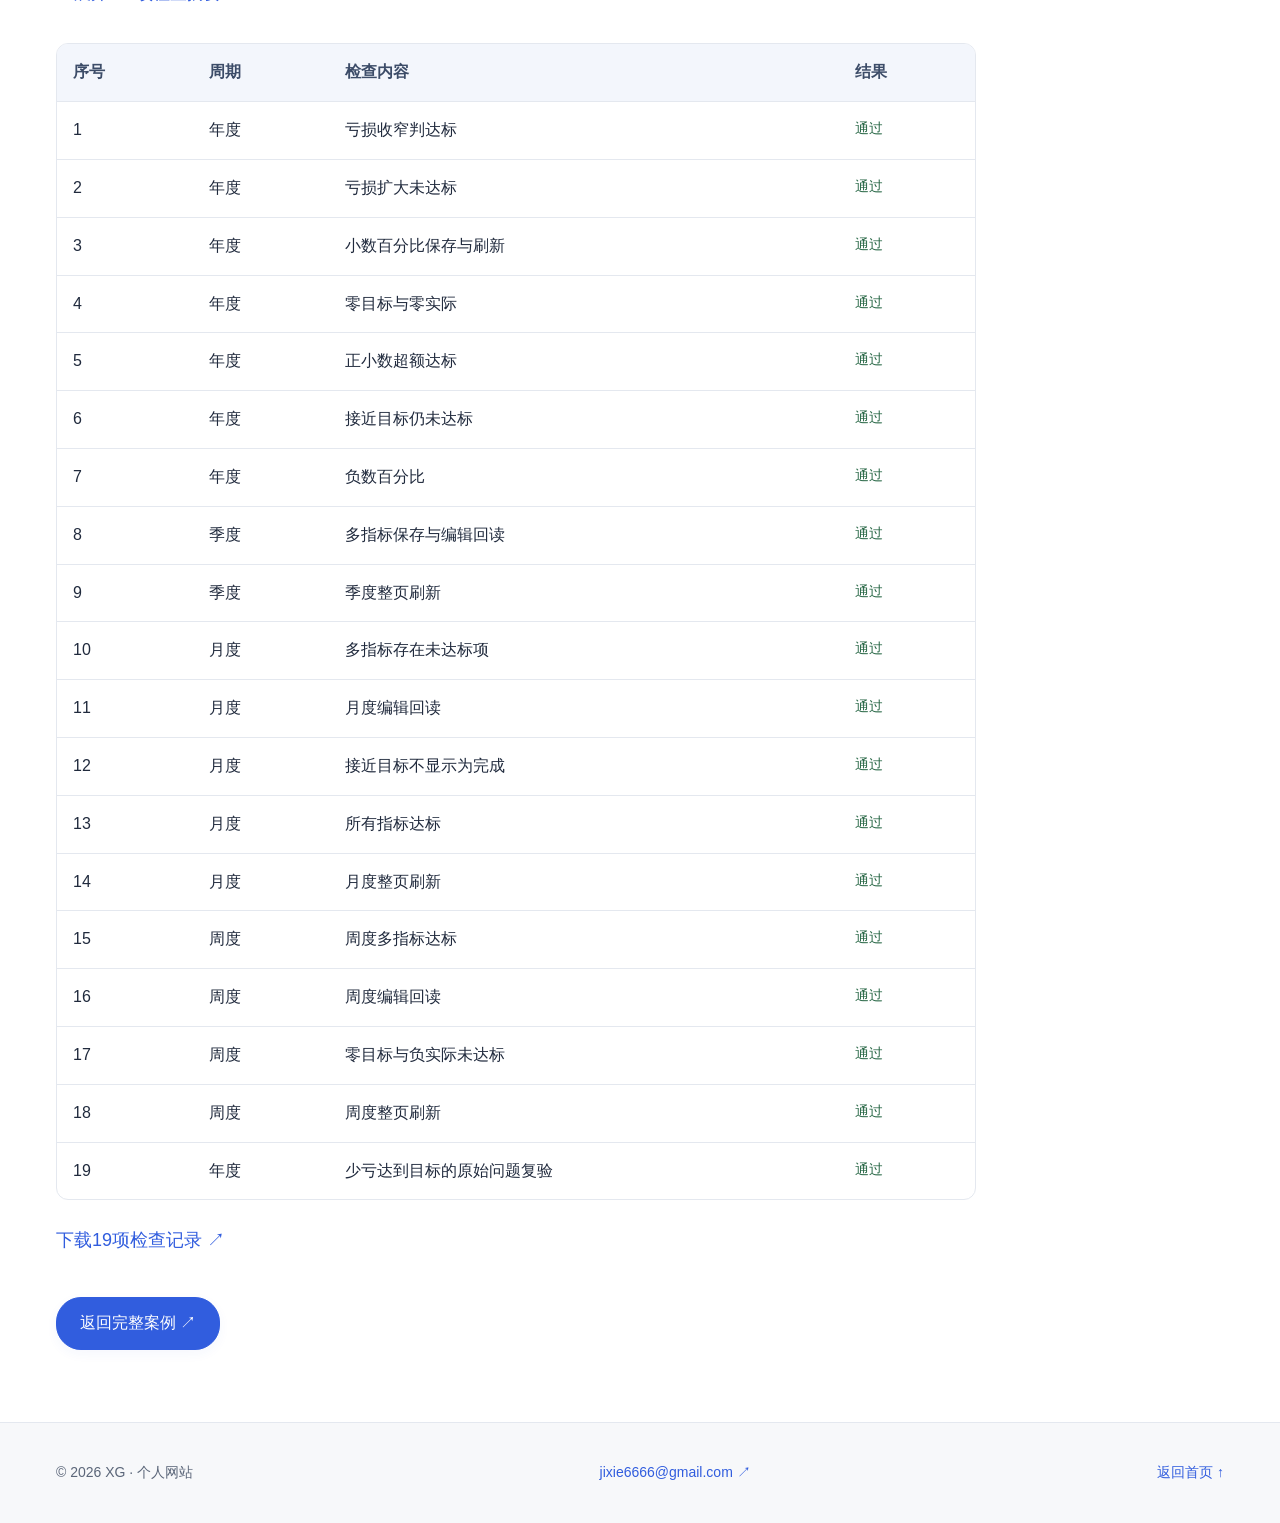
<file: evidence-task.html>
<!doctype html>
<html lang="zh-CN"><head><meta charset="utf-8"><meta name="viewport" content="width=device-width,initial-scale=1">
<title>部门任务管理器：从业务规则到页面验收｜XG</title><meta name="description" content="一条经营指标规则，从需求确认、实现修复到上线后的19项页面检查。"><meta name="theme-color" content="#ffffff">
<link rel="canonical" href="https://jixie6666-code.github.io/evidence-task.html"><meta property="og:title" content="部门任务管理器：从业务规则到页面验收｜XG"><meta property="og:description" content="一条经营指标规则，从需求确认、实现修复到上线后的19项页面检查。"><meta property="og:type" content="website"><meta property="og:url" content="https://jixie6666-code.github.io/evidence-task.html"><meta property="og:image" content="https://jixie6666-code.github.io/xg-ai-comic-v3.png">
<link rel="icon" href="data:image/svg+xml,%3Csvg xmlns='http://www.w3.org/2000/svg' viewBox='0 0 64 64'%3E%3Crect width='64' height='64' rx='18' fill='%233370ff'/%3E%3Ctext x='32' y='41' font-family='Arial' font-size='26' font-weight='700' text-anchor='middle' fill='white'%3EXG%3C/text%3E%3C/svg%3E"><link rel="stylesheet" href="ui.css?v=15.1"><link rel="stylesheet" href="reading.css?v=15"><script src="reading.js?v=8" defer></script><link rel="stylesheet" href="motion.css?v=15"><link rel="stylesheet" href="refinements.css?v=19"><script src="motion.js?v=15" defer></script></head>
<body><a class="skip" href="#main">跳至正文</a><header class="site-header"><div class="shell site-nav"><a class="brand" href="index.html" aria-label="XG 个人网站首页"><span class="logo-symbol" aria-hidden="true"><b></b><b></b><b></b></span>XG<span class="brand-label">个人网站</span></a><nav class="site-links" id="navigation" aria-label="主导航"><a href="index.html">首页</a><a href="index.html#work" aria-current="page">经历与项目</a><a href="about.html">关于我</a><a href="index.html#contact">联系</a></nav><button class="menu-toggle" aria-controls="navigation" aria-expanded="false" aria-label="打开菜单">☰</button></div></header>
<main class="shell" id="main"><div class="breadcrumb"><a href="index.html">首页</a><span>/</span><a href="project-task.html">项目详情</a><span>/</span><span>工作产物</span></div><div class="evidence-content"><div class="eyebrow">业务规则 / 上线检查</div><h1>部门任务管理器：从业务规则到页面验收</h1><p class="lead">以数字指标修复为例，看需求澄清、实现和验收如何使用同一套标准。</p>
<div class="meta"><span>数字指标 · 规则与验收</span><span>检查日期：2026.10.08</span></div>
<h2>一条指标规则，从确认到页面读回</h2><p>在经营任务中，数字可能为负、小数、零或百分比。仅允许正数，会让亏损等场景无法如实记录；单纯改输入框，又可能让保存、计算和展示使用不同规则。</p>
<ol class="flow"><li><b>01 / 澄清</b><strong>确认业务规则</strong><p>本系统已确认：实际值 ≥ 目标值即达标。</p></li><li><b>02 / 设计</b><strong>统一全流程</strong><p>输入、保存、计算和展示采用同一口径。</p></li><li><b>03 / 交付</b><strong>修复并上线</strong><p>先做本地验证，再受控发布，保留回退条件。</p></li><li><b>04 / 验收</b><strong>回到真实页面</strong><p>覆盖年、季、月、周，保存、编辑并刷新核对。</p></li></ol>
<h2>规则演示：少亏，是否达到目标</h2><p>我明确业务判断，组织AI辅助实现、修复和检查：例如目标 −100、实际 −70，实际高于目标，应判为达标。</p>
<div class="panel simulator"><p><small>规则演示 · 示例数值</small></p><div class="grid"><label>目标值<input id="target" type="number" step="any" value="-100"></label><label>实际值<input id="actual" type="number" step="any" value="-70"></label></div><output id="result" aria-live="polite"></output><small>多项指标时，全部指标达标后任务才计为达标。</small></div>
<h2>上线后的页面检查</h2><p>2026 年 10 月 8 日修复上线后，在管理员角色下，完成年度 8 项、季度 2 项、月度 5 项、周度 4 项检查，共 19 项通过。</p>
<details open><summary>展开 19 项检查摘要</summary><div class="table-wrap"><table><thead><tr><th>序号</th><th>周期</th><th>检查内容</th><th>结果</th></tr></thead><tbody><tr><td>1</td><td>年度</td><td>亏损收窄判达标</td><td class='status'>通过</td></tr><tr><td>2</td><td>年度</td><td>亏损扩大未达标</td><td class='status'>通过</td></tr><tr><td>3</td><td>年度</td><td>小数百分比保存与刷新</td><td class='status'>通过</td></tr><tr><td>4</td><td>年度</td><td>零目标与零实际</td><td class='status'>通过</td></tr><tr><td>5</td><td>年度</td><td>正小数超额达标</td><td class='status'>通过</td></tr><tr><td>6</td><td>年度</td><td>接近目标仍未达标</td><td class='status'>通过</td></tr><tr><td>7</td><td>年度</td><td>负数百分比</td><td class='status'>通过</td></tr><tr><td>8</td><td>季度</td><td>多指标保存与编辑回读</td><td class='status'>通过</td></tr><tr><td>9</td><td>季度</td><td>季度整页刷新</td><td class='status'>通过</td></tr><tr><td>10</td><td>月度</td><td>多指标存在未达标项</td><td class='status'>通过</td></tr><tr><td>11</td><td>月度</td><td>月度编辑回读</td><td class='status'>通过</td></tr><tr><td>12</td><td>月度</td><td>接近目标不显示为完成</td><td class='status'>通过</td></tr><tr><td>13</td><td>月度</td><td>所有指标达标</td><td class='status'>通过</td></tr><tr><td>14</td><td>月度</td><td>月度整页刷新</td><td class='status'>通过</td></tr><tr><td>15</td><td>周度</td><td>周度多指标达标</td><td class='status'>通过</td></tr><tr><td>16</td><td>周度</td><td>周度编辑回读</td><td class='status'>通过</td></tr><tr><td>17</td><td>周度</td><td>零目标与负实际未达标</td><td class='status'>通过</td></tr><tr><td>18</td><td>周度</td><td>周度整页刷新</td><td class='status'>通过</td></tr><tr><td>19</td><td>年度</td><td>少亏达到目标的原始问题复验</td><td class='status'>通过</td></tr></tbody></table></div></details>
<p><a href="task-checks.json" download="XG-数字指标验收摘要.json">下载19项检查记录 ↗</a></p>
<a class="button" href="project-task.html">返回完整案例 ↗</a></div></main><footer class="site-footer"><div class="shell"><span>© 2026 XG · 个人网站</span><a href="mailto:jixie6666@gmail.com">jixie6666@gmail.com ↗</a><a href="index.html">返回首页 ↑</a></div></footer><script>const target=document.querySelector('#target'),actual=document.querySelector('#actual'),result=document.querySelector('#result');function update(){const t=target.valueAsNumber,a=actual.valueAsNumber;if(!Number.isFinite(t)||!Number.isFinite(a)){result.textContent='请填写有效的目标值与实际值';return}result.textContent=a>=t?'达标：实际值 ≥ 目标值':'未达标：实际值 < 目标值'}target.addEventListener('input',update);actual.addEventListener('input',update);update();</script></body></html>
</file>
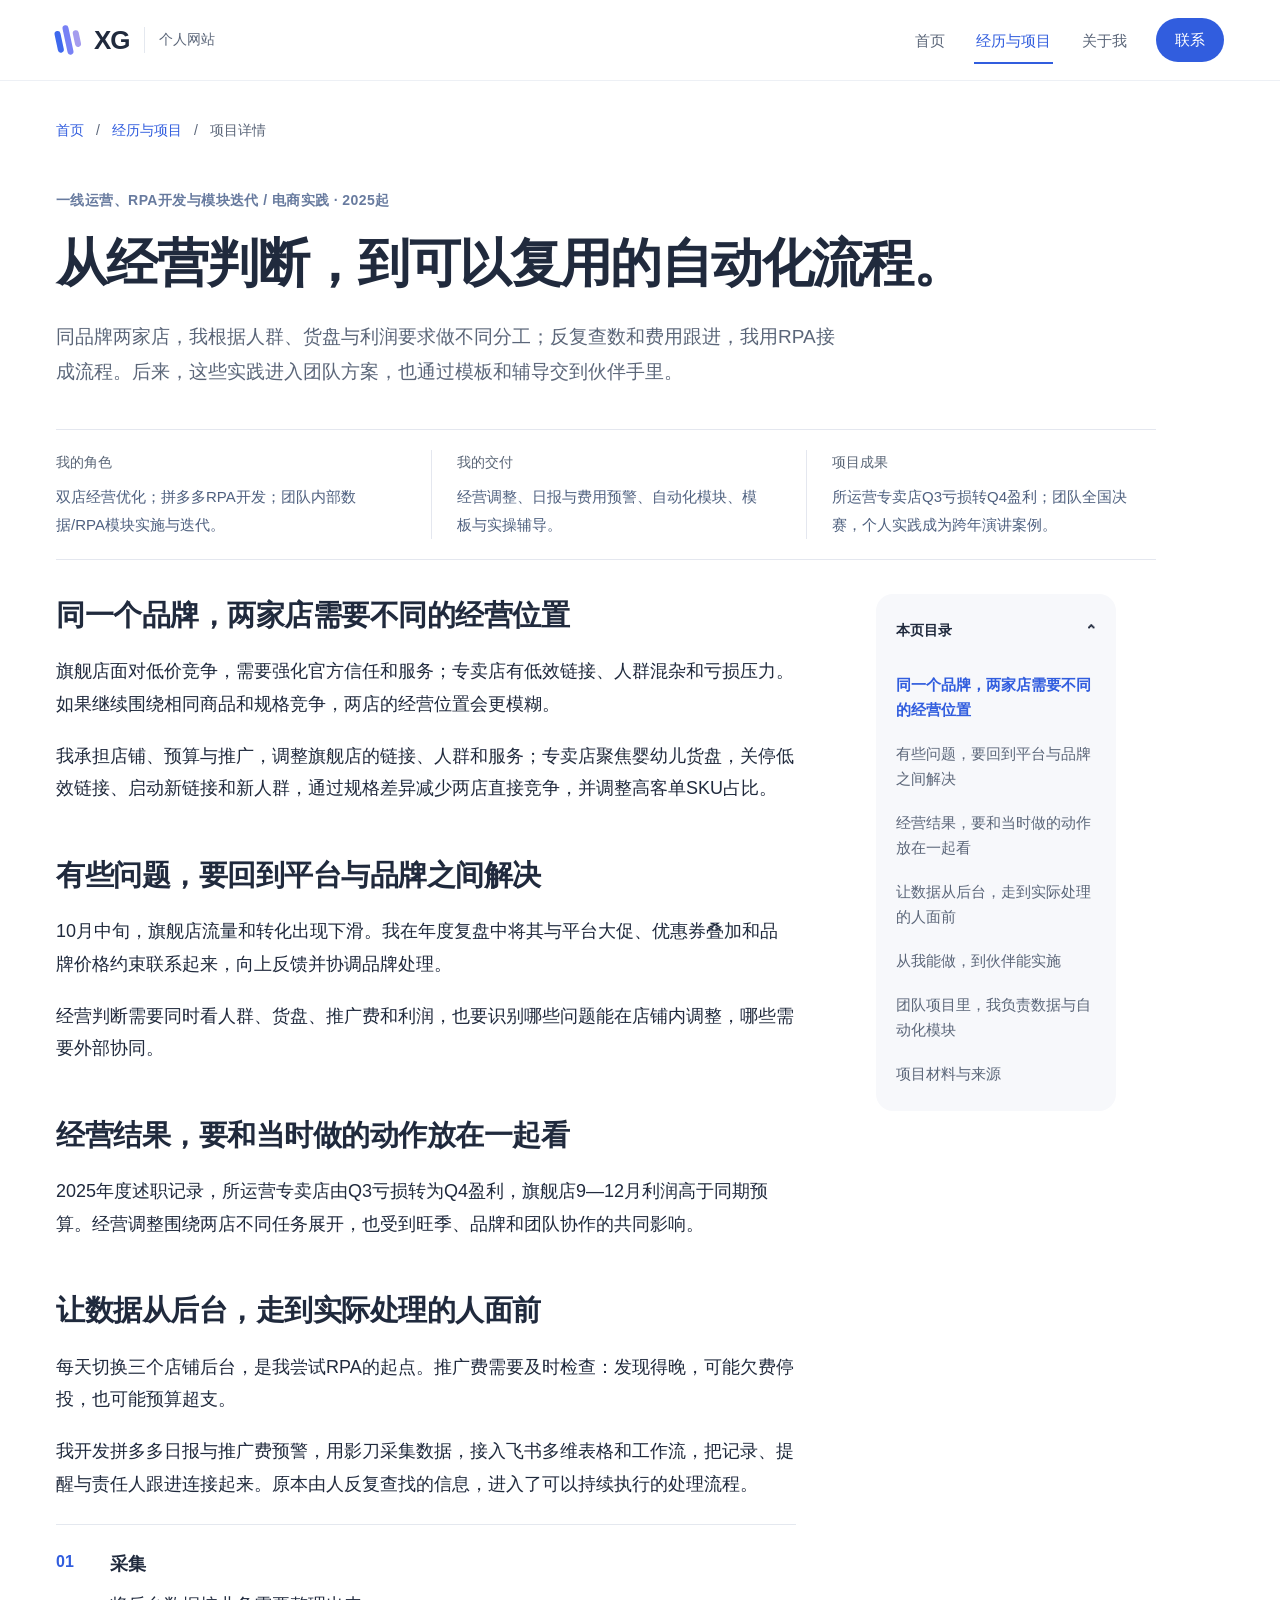
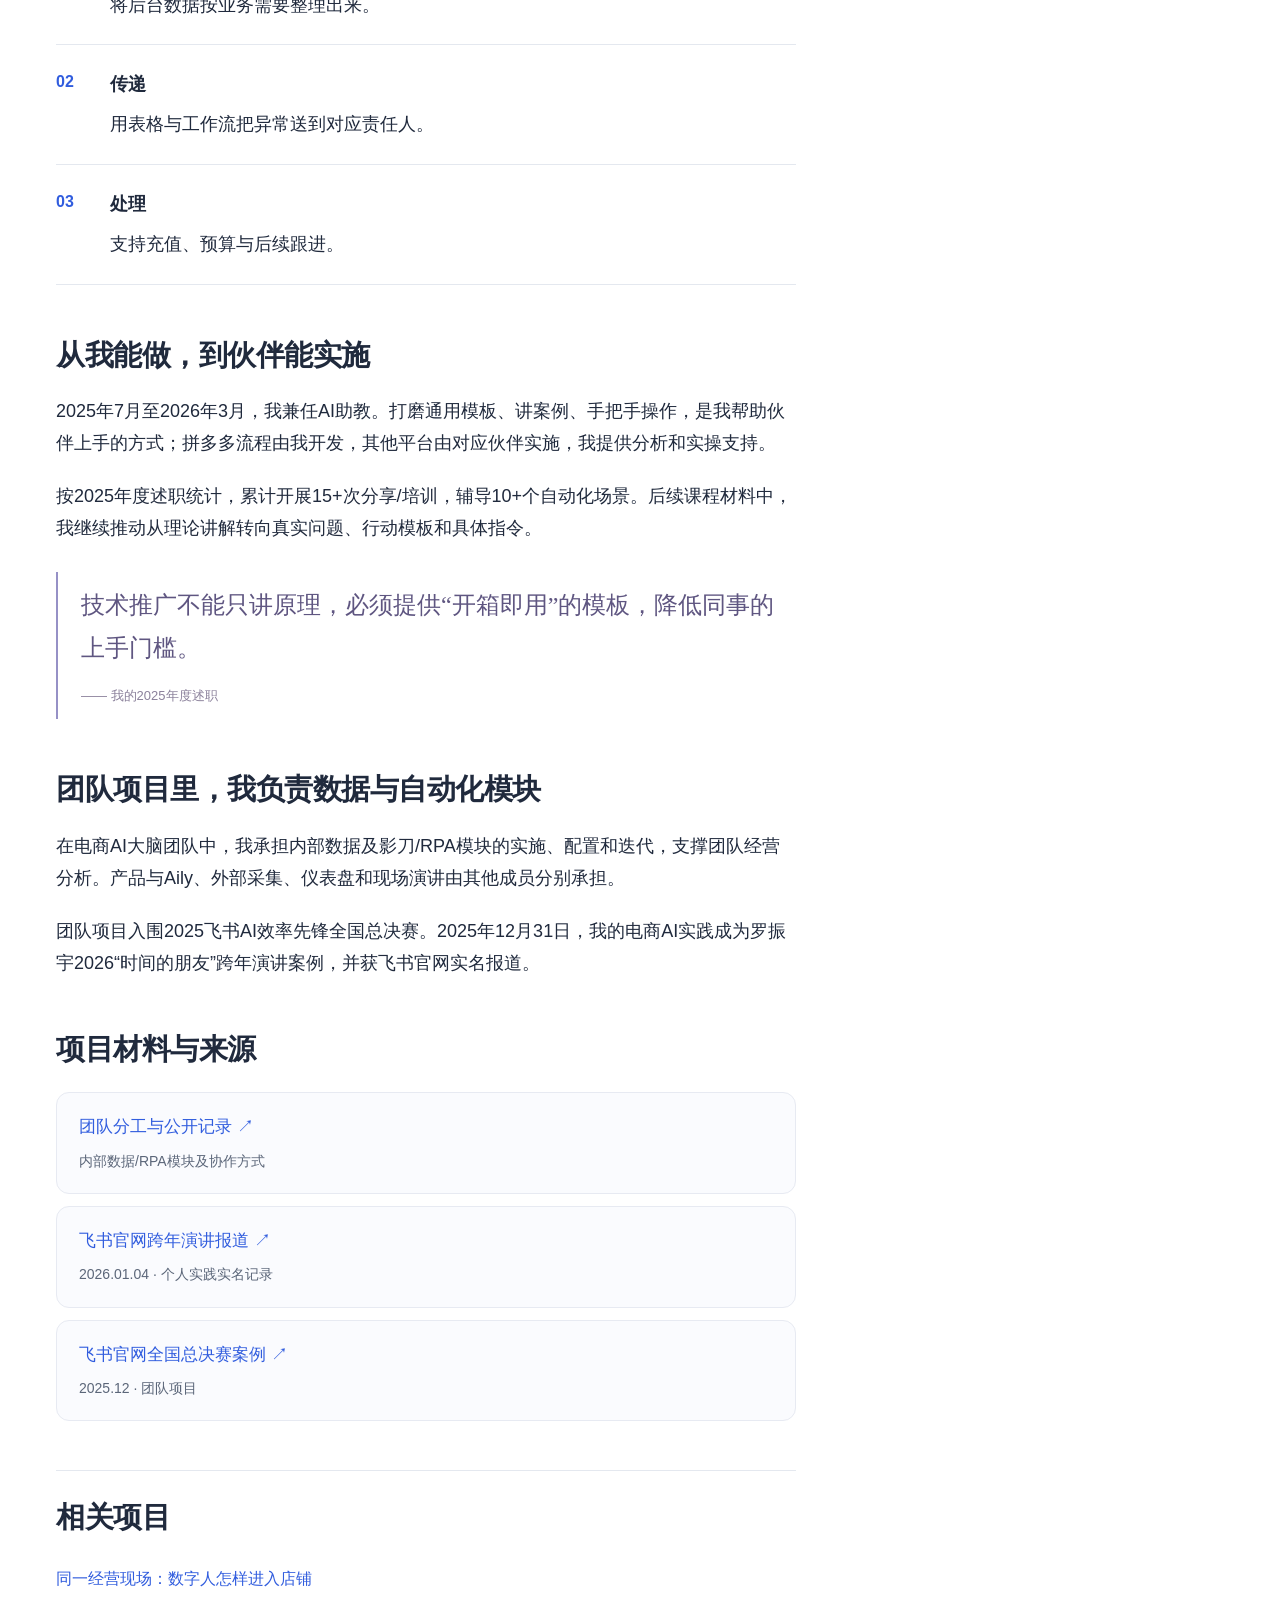
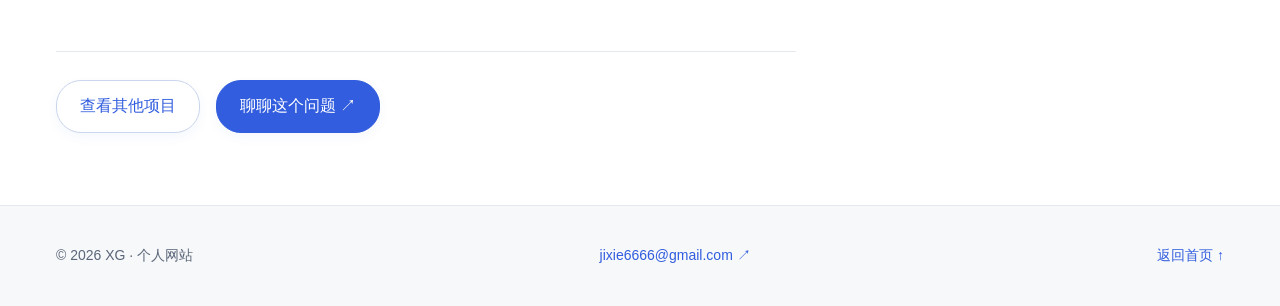
<file: project-commerce.html>
<!doctype html>
<html lang="zh-CN"><head><meta charset="utf-8"><meta name="viewport" content="width=device-width,initial-scale=1">
<title>从经营判断，到可以复用的自动化流程。｜XG</title><meta name="description" content="同品牌两家店，我根据人群、货盘与利润要求做不同分工；反复查数和费用跟进，我用RPA接成流程。后来，这些实践进入团队方案，也通过模板和辅导交到伙伴手里。"><meta name="theme-color" content="#ffffff">
<link rel="canonical" href="https://jixie6666-code.github.io/project-commerce.html"><meta property="og:title" content="从经营判断，到可以复用的自动化流程。｜XG"><meta property="og:description" content="同品牌两家店，我根据人群、货盘与利润要求做不同分工；反复查数和费用跟进，我用RPA接成流程。后来，这些实践进入团队方案，也通过模板和辅导交到伙伴手里。"><meta property="og:type" content="website"><meta property="og:url" content="https://jixie6666-code.github.io/project-commerce.html"><meta property="og:image" content="https://jixie6666-code.github.io/xg-ai-comic-v3.png">
<link rel="icon" href="data:image/svg+xml,%3Csvg xmlns='http://www.w3.org/2000/svg' viewBox='0 0 64 64'%3E%3Crect width='64' height='64' rx='18' fill='%233370ff'/%3E%3Ctext x='32' y='41' font-family='Arial' font-size='26' font-weight='700' text-anchor='middle' fill='white'%3EXG%3C/text%3E%3C/svg%3E"><link rel="stylesheet" href="ui.css?v=15.1"><link rel="stylesheet" href="reading.css?v=15"><script src="reading.js?v=8" defer></script><link rel="stylesheet" href="motion.css?v=15"><link rel="stylesheet" href="refinements.css?v=19"><script src="motion.js?v=15" defer></script></head>
<body><a class="skip" href="#main">跳至正文</a><header class="site-header"><div class="shell site-nav"><a class="brand" href="index.html" aria-label="XG 个人网站首页"><span class="logo-symbol" aria-hidden="true"><b></b><b></b><b></b></span>XG<span class="brand-label">个人网站</span></a><nav class="site-links" id="navigation" aria-label="主导航"><a href="index.html">首页</a><a href="index.html#work" aria-current="page">经历与项目</a><a href="about.html">关于我</a><a href="index.html#contact">联系</a></nav><button class="menu-toggle" aria-controls="navigation" aria-expanded="false" aria-label="打开菜单">☰</button></div></header>
<main class="shell" id="main"><div class="breadcrumb"><a href="index.html">首页</a><span>/</span><a href="index.html#work">经历与项目</a><span>/</span><span>项目详情</span></div><header class="reading-hero"><div class="eyebrow">一线运营、RPA开发与模块迭代 / 电商实践 · 2025起</div><h1>从经营判断，到可以复用的自动化流程。</h1><p class="lead">同品牌两家店，我根据人群、货盘与利润要求做不同分工；反复查数和费用跟进，我用RPA接成流程。后来，这些实践进入团队方案，也通过模板和辅导交到伙伴手里。</p></header><dl class="case-summary"><div><dt>我的角色</dt><dd>双店经营优化；拼多多RPA开发；团队内部数据/RPA模块实施与迭代。</dd></div><div><dt>我的交付</dt><dd>经营调整、日报与费用预警、自动化模块、模板与实操辅导。</dd></div><div><dt>项目成果</dt><dd>所运营专卖店Q3亏损转Q4盈利；团队全国决赛，个人实践成为跨年演讲案例。</dd></div></dl><div class="reading-grid"><article class="reading-main"><section id="origin"><h2>同一个品牌，两家店需要不同的经营位置</h2><p>旗舰店面对低价竞争，需要强化官方信任和服务；专卖店有低效链接、人群混杂和亏损压力。如果继续围绕相同商品和规格竞争，两店的经营位置会更模糊。</p><p>我承担店铺、预算与推广，调整旗舰店的链接、人群和服务；专卖店聚焦婴幼儿货盘，关停低效链接、启动新链接和新人群，通过规格差异减少两店直接竞争，并调整高客单SKU占比。</p></section><section id="adjust"><h2>有些问题，要回到平台与品牌之间解决</h2><p>10月中旬，旗舰店流量和转化出现下滑。我在年度复盘中将其与平台大促、优惠券叠加和品牌价格约束联系起来，向上反馈并协调品牌处理。</p><p>经营判断需要同时看人群、货盘、推广费和利润，也要识别哪些问题能在店铺内调整，哪些需要外部协同。</p></section><section id="result"><h2>经营结果，要和当时做的动作放在一起看</h2><p>2025年度述职记录，所运营专卖店由Q3亏损转为Q4盈利，旗舰店9—12月利润高于同期预算。经营调整围绕两店不同任务展开，也受到旺季、品牌和团队协作的共同影响。</p></section><section id="automation"><h2>让数据从后台，走到实际处理的人面前</h2><p>每天切换三个店铺后台，是我尝试RPA的起点。推广费需要及时检查：发现得晚，可能欠费停投，也可能预算超支。</p><p>我开发拼多多日报与推广费预警，用影刀采集数据，接入飞书多维表格和工作流，把记录、提醒与责任人跟进连接起来。原本由人反复查找的信息，进入了可以持续执行的处理流程。</p><div class="steps"><div class="step"><b>采集</b><p>将后台数据按业务需要整理出来。</p></div><div class="step"><b>传递</b><p>用表格与工作流把异常送到对应责任人。</p></div><div class="step"><b>处理</b><p>支持充值、预算与后续跟进。</p></div></div></section><section id="reuse"><h2>从我能做，到伙伴能实施</h2><p>2025年7月至2026年3月，我兼任AI助教。打磨通用模板、讲案例、手把手操作，是我帮助伙伴上手的方式；拼多多流程由我开发，其他平台由对应伙伴实施，我提供分析和实操支持。</p><p>按2025年度述职统计，累计开展15+次分享/培训，辅导10+个自动化场景。后续课程材料中，我继续推动从理论讲解转向真实问题、行动模板和具体指令。</p><blockquote class="personal-quote">技术推广不能只讲原理，必须提供“开箱即用”的模板，降低同事的上手门槛。<cite>—— 我的2025年度述职</cite></blockquote></section><section id="role"><h2>团队项目里，我负责数据与自动化模块</h2><p>在电商AI大脑团队中，我承担内部数据及影刀/RPA模块的实施、配置和迭代，支撑团队经营分析。产品与Aily、外部采集、仪表盘和现场演讲由其他成员分别承担。</p><p>团队项目入围2025飞书AI效率先锋全国总决赛。2025年12月31日，我的电商AI实践成为罗振宇2026“时间的朋友”跨年演讲案例，并获飞书官网实名报道。</p></section><section id="sources"><h2>项目材料与来源</h2><div class="source-links"><a class="source-link" href="evidence-commerce.html"><strong>团队分工与公开记录 ↗</strong><span>内部数据/RPA模块及协作方式</span></a><a class="source-link" href="https://www.feishu.cn/content/article/7591427374978190536" target="_blank" rel="noopener noreferrer"><strong>飞书官网跨年演讲报道 ↗</strong><span>2026.01.04 · 个人实践实名记录</span></a><a class="source-link" href="https://www.feishu.cn/content/article/7581695766939438258" target="_blank" rel="noopener noreferrer"><strong>飞书官网全国总决赛案例 ↗</strong><span>2025.12 · 团队项目</span></a></div></section><section class="related"><h2>相关项目</h2><a class="simple-link" href="project-live.html">同一经营现场：数字人怎样进入店铺</a></section><div class="foot-links"><a class="button secondary" href="index.html#work">查看其他项目</a><a class="button" href="mailto:jixie6666@gmail.com">聊聊这个问题 ↗</a></div></article><nav class="toc" aria-label="本页目录"><details class="toc-disclosure" open><summary>本页目录 <span aria-hidden="true">⌄</span></summary><ol><li><a href="#origin">同一个品牌，两家店需要不同的经营位置</a></li><li><a href="#adjust">有些问题，要回到平台与品牌之间解决</a></li><li><a href="#result">经营结果，要和当时做的动作放在一起看</a></li><li><a href="#automation">让数据从后台，走到实际处理的人面前</a></li><li><a href="#reuse">从我能做，到伙伴能实施</a></li><li><a href="#role">团队项目里，我负责数据与自动化模块</a></li><li><a href="#sources">项目材料与来源</a></li></ol></details></nav></div></main><footer class="site-footer"><div class="shell"><span>© 2026 XG · 个人网站</span><a href="mailto:jixie6666@gmail.com">jixie6666@gmail.com ↗</a><a href="index.html">返回首页 ↑</a></div></footer></body></html>
</file>
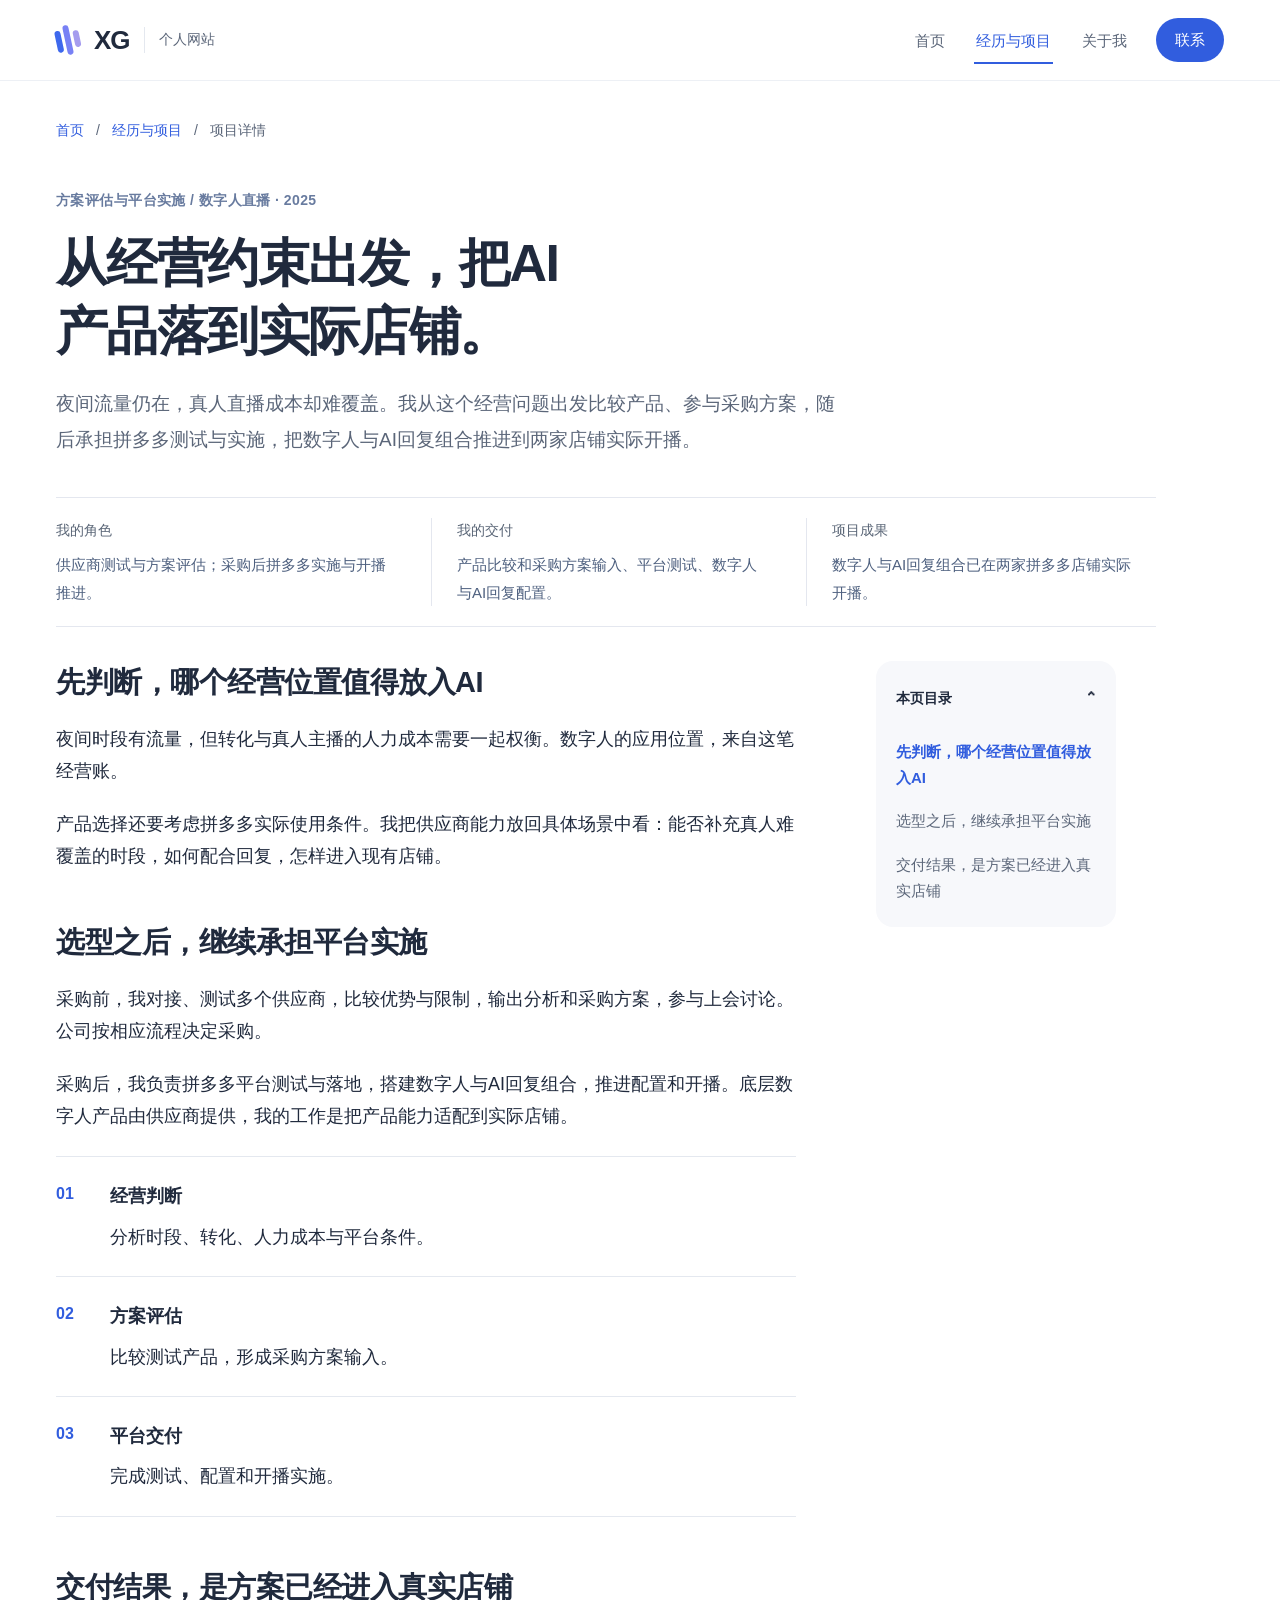
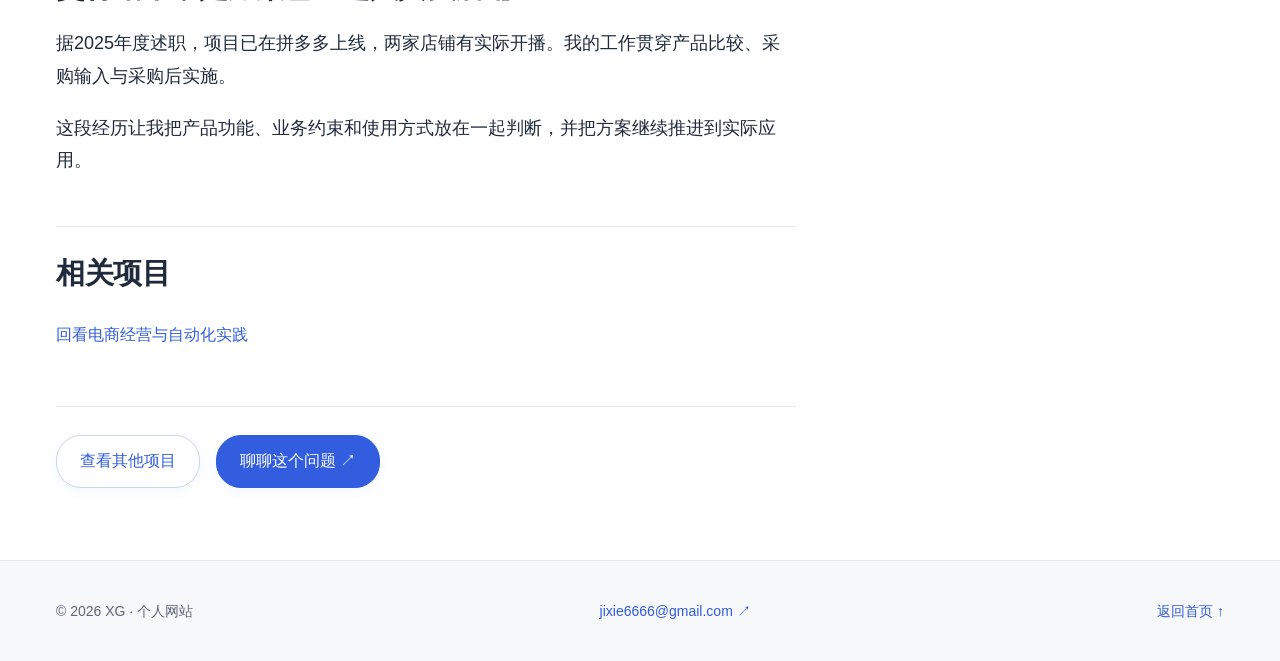
<file: project-live.html>
<!doctype html>
<html lang="zh-CN"><head><meta charset="utf-8"><meta name="viewport" content="width=device-width,initial-scale=1">
<title>从经营约束出发，把AI产品落到实际店铺。｜XG</title><meta name="description" content="夜间流量仍在，真人直播成本却难覆盖。我从这个经营问题出发比较产品、参与采购方案，随后承担拼多多测试与实施，把数字人与AI回复组合推进到两家店铺实际开播。"><meta name="theme-color" content="#ffffff">
<link rel="canonical" href="https://jixie6666-code.github.io/project-live.html"><meta property="og:title" content="从经营约束出发，把AI产品落到实际店铺。｜XG"><meta property="og:description" content="夜间流量仍在，真人直播成本却难覆盖。我从这个经营问题出发比较产品、参与采购方案，随后承担拼多多测试与实施，把数字人与AI回复组合推进到两家店铺实际开播。"><meta property="og:type" content="website"><meta property="og:url" content="https://jixie6666-code.github.io/project-live.html"><meta property="og:image" content="https://jixie6666-code.github.io/xg-ai-comic-v3.png">
<link rel="icon" href="data:image/svg+xml,%3Csvg xmlns='http://www.w3.org/2000/svg' viewBox='0 0 64 64'%3E%3Crect width='64' height='64' rx='18' fill='%233370ff'/%3E%3Ctext x='32' y='41' font-family='Arial' font-size='26' font-weight='700' text-anchor='middle' fill='white'%3EXG%3C/text%3E%3C/svg%3E"><link rel="stylesheet" href="ui.css?v=15.1"><link rel="stylesheet" href="reading.css?v=15"><script src="reading.js?v=8" defer></script><link rel="stylesheet" href="motion.css?v=15"><link rel="stylesheet" href="refinements.css?v=19"><script src="motion.js?v=15" defer></script></head>
<body><a class="skip" href="#main">跳至正文</a><header class="site-header"><div class="shell site-nav"><a class="brand" href="index.html" aria-label="XG 个人网站首页"><span class="logo-symbol" aria-hidden="true"><b></b><b></b><b></b></span>XG<span class="brand-label">个人网站</span></a><nav class="site-links" id="navigation" aria-label="主导航"><a href="index.html">首页</a><a href="index.html#work" aria-current="page">经历与项目</a><a href="about.html">关于我</a><a href="index.html#contact">联系</a></nav><button class="menu-toggle" aria-controls="navigation" aria-expanded="false" aria-label="打开菜单">☰</button></div></header>
<main class="shell" id="main"><div class="breadcrumb"><a href="index.html">首页</a><span>/</span><a href="index.html#work">经历与项目</a><span>/</span><span>项目详情</span></div><header class="reading-hero"><div class="eyebrow">方案评估与平台实施 / 数字人直播 · 2025</div><h1>从经营约束出发，把AI产品落到实际店铺。</h1><p class="lead">夜间流量仍在，真人直播成本却难覆盖。我从这个经营问题出发比较产品、参与采购方案，随后承担拼多多测试与实施，把数字人与AI回复组合推进到两家店铺实际开播。</p></header><dl class="case-summary"><div><dt>我的角色</dt><dd>供应商测试与方案评估；采购后拼多多实施与开播推进。</dd></div><div><dt>我的交付</dt><dd>产品比较和采购方案输入、平台测试、数字人与AI回复配置。</dd></div><div><dt>项目成果</dt><dd>数字人与AI回复组合已在两家拼多多店铺实际开播。</dd></div></dl><div class="reading-grid"><article class="reading-main"><section id="origin"><h2>先判断，哪个经营位置值得放入AI</h2><p>夜间时段有流量，但转化与真人主播的人力成本需要一起权衡。数字人的应用位置，来自这笔经营账。</p><p>产品选择还要考虑拼多多实际使用条件。我把供应商能力放回具体场景中看：能否补充真人难覆盖的时段，如何配合回复，怎样进入现有店铺。</p></section><section id="choices"><h2>选型之后，继续承担平台实施</h2><p>采购前，我对接、测试多个供应商，比较优势与限制，输出分析和采购方案，参与上会讨论。公司按相应流程决定采购。</p><p>采购后，我负责拼多多平台测试与落地，搭建数字人与AI回复组合，推进配置和开播。底层数字人产品由供应商提供，我的工作是把产品能力适配到实际店铺。</p><div class="steps"><div class="step"><b>经营判断</b><p>分析时段、转化、人力成本与平台条件。</p></div><div class="step"><b>方案评估</b><p>比较测试产品，形成采购方案输入。</p></div><div class="step"><b>平台交付</b><p>完成测试、配置和开播实施。</p></div></div></section><section id="result"><h2>交付结果，是方案已经进入真实店铺</h2><p>据2025年度述职，项目已在拼多多上线，两家店铺有实际开播。我的工作贯穿产品比较、采购输入与采购后实施。</p><p>这段经历让我把产品功能、业务约束和使用方式放在一起判断，并把方案继续推进到实际应用。</p></section><section class="related"><h2>相关项目</h2><a class="simple-link" href="project-commerce.html">回看电商经营与自动化实践</a></section><div class="foot-links"><a class="button secondary" href="index.html#work">查看其他项目</a><a class="button" href="mailto:jixie6666@gmail.com">聊聊这个问题 ↗</a></div></article><nav class="toc" aria-label="本页目录"><details class="toc-disclosure" open><summary>本页目录 <span aria-hidden="true">⌄</span></summary><ol><li><a href="#origin">先判断，哪个经营位置值得放入AI</a></li><li><a href="#choices">选型之后，继续承担平台实施</a></li><li><a href="#result">交付结果，是方案已经进入真实店铺</a></li></ol></details></nav></div></main><footer class="site-footer"><div class="shell"><span>© 2026 XG · 个人网站</span><a href="mailto:jixie6666@gmail.com">jixie6666@gmail.com ↗</a><a href="index.html">返回首页 ↑</a></div></footer></body></html>
</file>
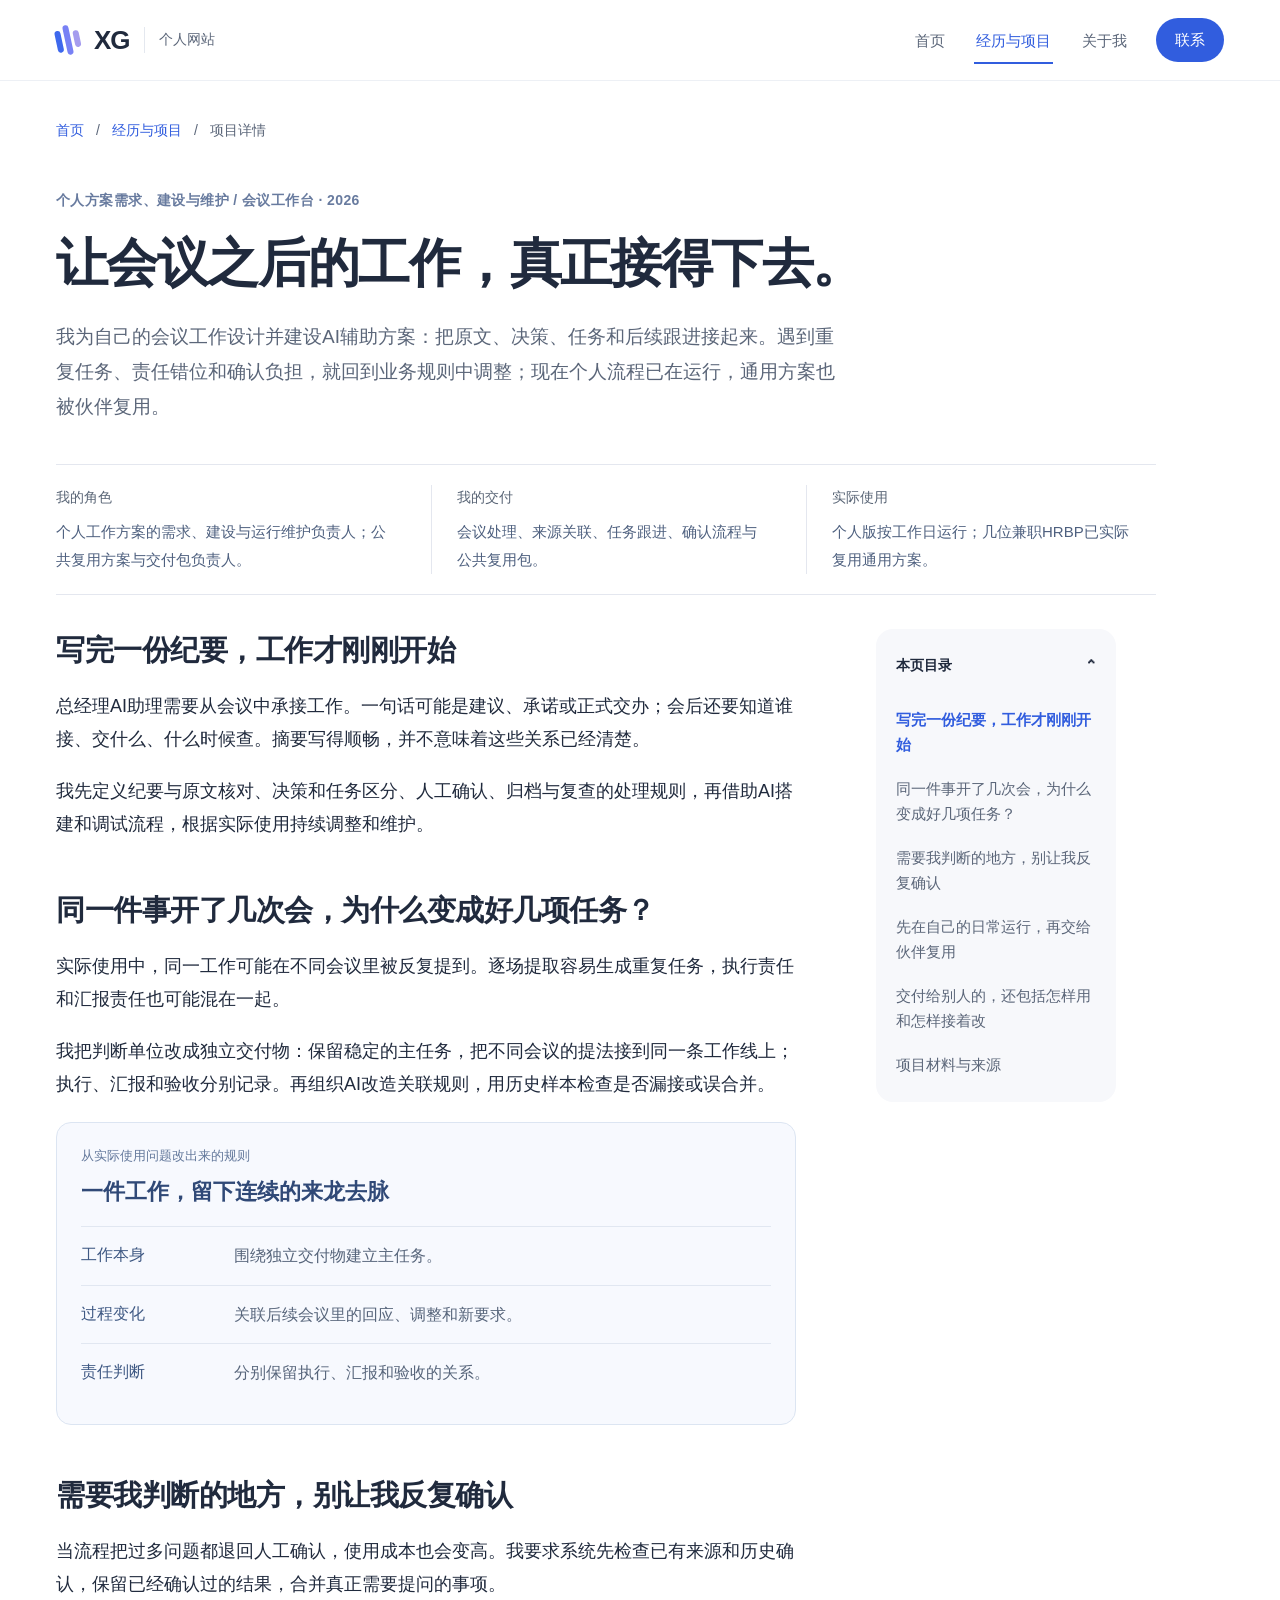
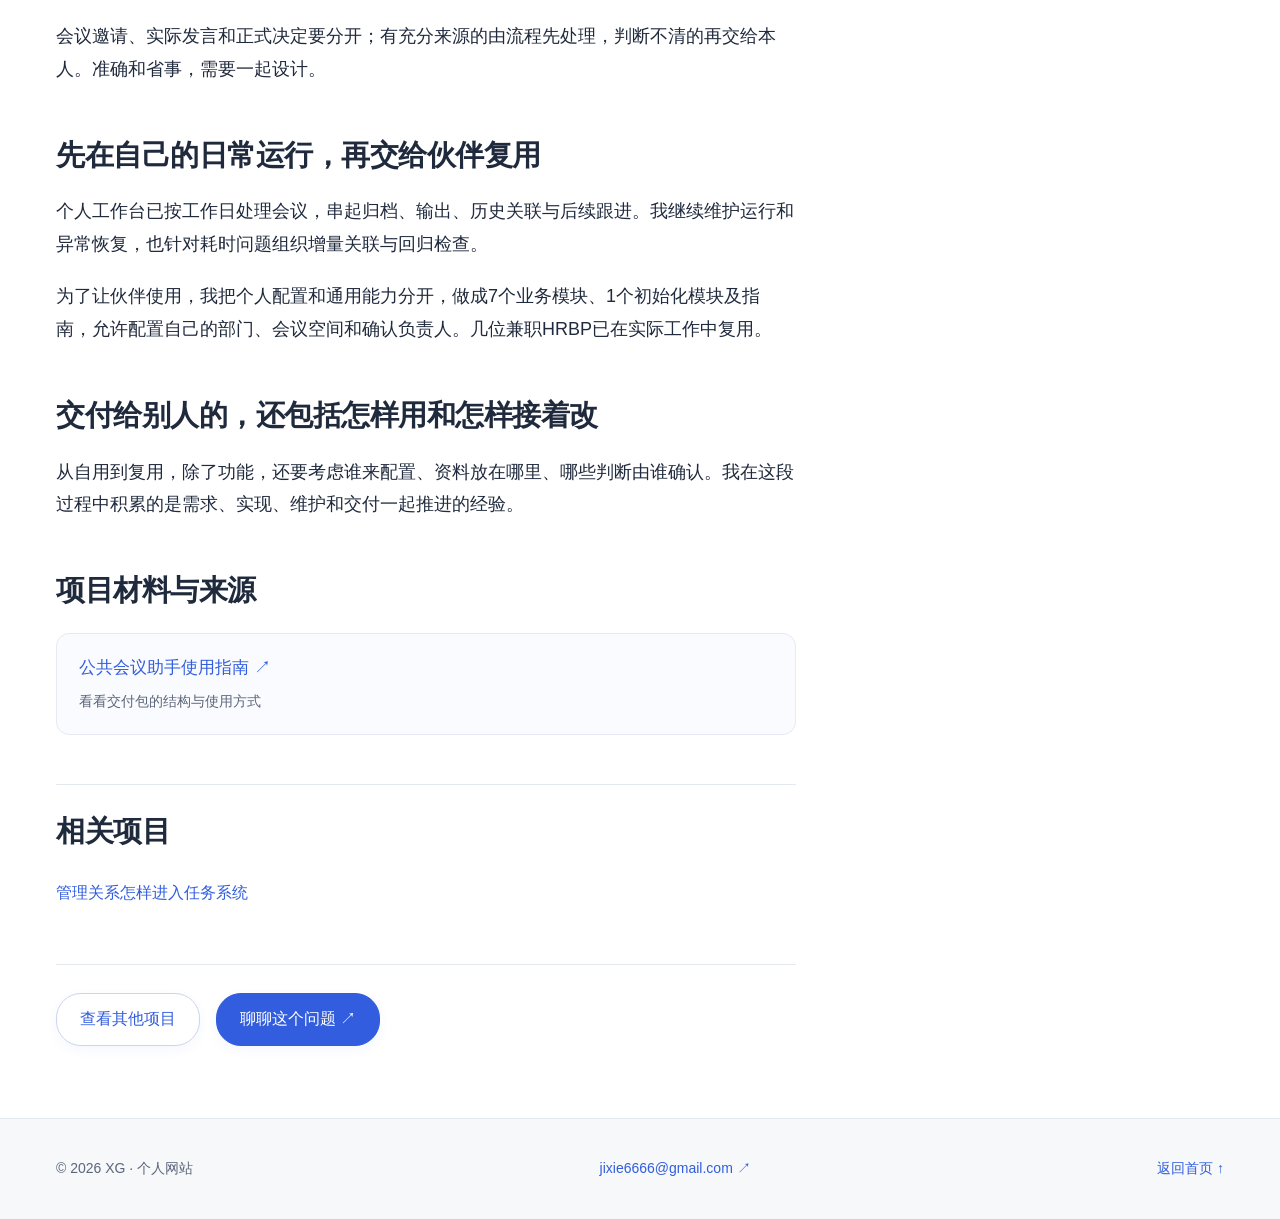
<file: project-meeting.html>
<!doctype html>
<html lang="zh-CN"><head><meta charset="utf-8"><meta name="viewport" content="width=device-width,initial-scale=1">
<title>让会议之后的工作，真正接得下去。｜XG</title><meta name="description" content="我为自己的会议工作设计并建设AI辅助方案：把原文、决策、任务和后续跟进接起来。遇到重复任务、责任错位和确认负担，就回到业务规则中调整；现在个人流程已在运行，通用方案也被伙伴复用。"><meta name="theme-color" content="#ffffff">
<link rel="canonical" href="https://jixie6666-code.github.io/project-meeting.html"><meta property="og:title" content="让会议之后的工作，真正接得下去。｜XG"><meta property="og:description" content="我为自己的会议工作设计并建设AI辅助方案：把原文、决策、任务和后续跟进接起来。遇到重复任务、责任错位和确认负担，就回到业务规则中调整；现在个人流程已在运行，通用方案也被伙伴复用。"><meta property="og:type" content="website"><meta property="og:url" content="https://jixie6666-code.github.io/project-meeting.html"><meta property="og:image" content="https://jixie6666-code.github.io/xg-ai-comic-v3.png">
<link rel="icon" href="data:image/svg+xml,%3Csvg xmlns='http://www.w3.org/2000/svg' viewBox='0 0 64 64'%3E%3Crect width='64' height='64' rx='18' fill='%233370ff'/%3E%3Ctext x='32' y='41' font-family='Arial' font-size='26' font-weight='700' text-anchor='middle' fill='white'%3EXG%3C/text%3E%3C/svg%3E"><link rel="stylesheet" href="ui.css?v=15.1"><link rel="stylesheet" href="reading.css?v=15"><script src="reading.js?v=8" defer></script><link rel="stylesheet" href="motion.css?v=15"><link rel="stylesheet" href="refinements.css?v=19"><script src="motion.js?v=15" defer></script></head>
<body><a class="skip" href="#main">跳至正文</a><header class="site-header"><div class="shell site-nav"><a class="brand" href="index.html" aria-label="XG 个人网站首页"><span class="logo-symbol" aria-hidden="true"><b></b><b></b><b></b></span>XG<span class="brand-label">个人网站</span></a><nav class="site-links" id="navigation" aria-label="主导航"><a href="index.html">首页</a><a href="index.html#work" aria-current="page">经历与项目</a><a href="about.html">关于我</a><a href="index.html#contact">联系</a></nav><button class="menu-toggle" aria-controls="navigation" aria-expanded="false" aria-label="打开菜单">☰</button></div></header>
<main class="shell" id="main"><div class="breadcrumb"><a href="index.html">首页</a><span>/</span><a href="index.html#work">经历与项目</a><span>/</span><span>项目详情</span></div><header class="reading-hero"><div class="eyebrow">个人方案需求、建设与维护 / 会议工作台 · 2026</div><h1>让会议之后的工作，真正接得下去。</h1><p class="lead">我为自己的会议工作设计并建设AI辅助方案：把原文、决策、任务和后续跟进接起来。遇到重复任务、责任错位和确认负担，就回到业务规则中调整；现在个人流程已在运行，通用方案也被伙伴复用。</p></header><dl class="case-summary"><div><dt>我的角色</dt><dd>个人工作方案的需求、建设与运行维护负责人；公共复用方案与交付包负责人。</dd></div><div><dt>我的交付</dt><dd>会议处理、来源关联、任务跟进、确认流程与公共复用包。</dd></div><div><dt>实际使用</dt><dd>个人版按工作日运行；几位兼职HRBP已实际复用通用方案。</dd></div></dl><div class="reading-grid"><article class="reading-main"><section id="origin"><h2>写完一份纪要，工作才刚刚开始</h2><p>总经理AI助理需要从会议中承接工作。一句话可能是建议、承诺或正式交办；会后还要知道谁接、交什么、什么时候查。摘要写得顺畅，并不意味着这些关系已经清楚。</p><p>我先定义纪要与原文核对、决策和任务区分、人工确认、归档与复查的处理规则，再借助AI搭建和调试流程，根据实际使用持续调整和维护。</p></section><section id="design"><h2>同一件事开了几次会，为什么变成好几项任务？</h2><p>实际使用中，同一工作可能在不同会议里被反复提到。逐场提取容易生成重复任务，执行责任和汇报责任也可能混在一起。</p><p>我把判断单位改成独立交付物：保留稳定的主任务，把不同会议的提法接到同一条工作线上；执行、汇报和验收分别记录。再组织AI改造关联规则，用历史样本检查是否漏接或误合并。</p><div class="artifact-sample"><div class="artifact-label">从实际使用问题改出来的规则</div><h3>一件工作，留下连续的来龙去脉</h3><dl><div class="artifact-row"><dt>工作本身</dt><dd>围绕独立交付物建立主任务。</dd></div><div class="artifact-row"><dt>过程变化</dt><dd>关联后续会议里的回应、调整和新要求。</dd></div><div class="artifact-row"><dt>责任判断</dt><dd>分别保留执行、汇报和验收的关系。</dd></div></dl></div></section><section id="confirmation"><h2>需要我判断的地方，别让我反复确认</h2><p>当流程把过多问题都退回人工确认，使用成本也会变高。我要求系统先检查已有来源和历史确认，保留已经确认过的结果，合并真正需要提问的事项。</p><p>会议邀请、实际发言和正式决定要分开；有充分来源的由流程先处理，判断不清的再交给本人。准确和省事，需要一起设计。</p></section><section id="use"><h2>先在自己的日常运行，再交给伙伴复用</h2><p>个人工作台已按工作日处理会议，串起归档、输出、历史关联与后续跟进。我继续维护运行和异常恢复，也针对耗时问题组织增量关联与回归检查。</p><p>为了让伙伴使用，我把个人配置和通用能力分开，做成7个业务模块、1个初始化模块及指南，允许配置自己的部门、会议空间和确认负责人。几位兼职HRBP已在实际工作中复用。</p></section><section id="review"><h2>交付给别人的，还包括怎样用和怎样接着改</h2><p>从自用到复用，除了功能，还要考虑谁来配置、资料放在哪里、哪些判断由谁确认。我在这段过程中积累的是需求、实现、维护和交付一起推进的经验。</p></section><section id="sources"><h2>项目材料与来源</h2><div class="source-links"><a class="source-link" href="evidence-meeting.html"><strong>公共会议助手使用指南 ↗</strong><span>看看交付包的结构与使用方式</span></a></div></section><section class="related"><h2>相关项目</h2><a class="simple-link" href="project-task.html">管理关系怎样进入任务系统</a></section><div class="foot-links"><a class="button secondary" href="index.html#work">查看其他项目</a><a class="button" href="mailto:jixie6666@gmail.com">聊聊这个问题 ↗</a></div></article><nav class="toc" aria-label="本页目录"><details class="toc-disclosure" open><summary>本页目录 <span aria-hidden="true">⌄</span></summary><ol><li><a href="#origin">写完一份纪要，工作才刚刚开始</a></li><li><a href="#design">同一件事开了几次会，为什么变成好几项任务？</a></li><li><a href="#confirmation">需要我判断的地方，别让我反复确认</a></li><li><a href="#use">先在自己的日常运行，再交给伙伴复用</a></li><li><a href="#review">交付给别人的，还包括怎样用和怎样接着改</a></li><li><a href="#sources">项目材料与来源</a></li></ol></details></nav></div></main><footer class="site-footer"><div class="shell"><span>© 2026 XG · 个人网站</span><a href="mailto:jixie6666@gmail.com">jixie6666@gmail.com ↗</a><a href="index.html">返回首页 ↑</a></div></footer></body></html>
</file>
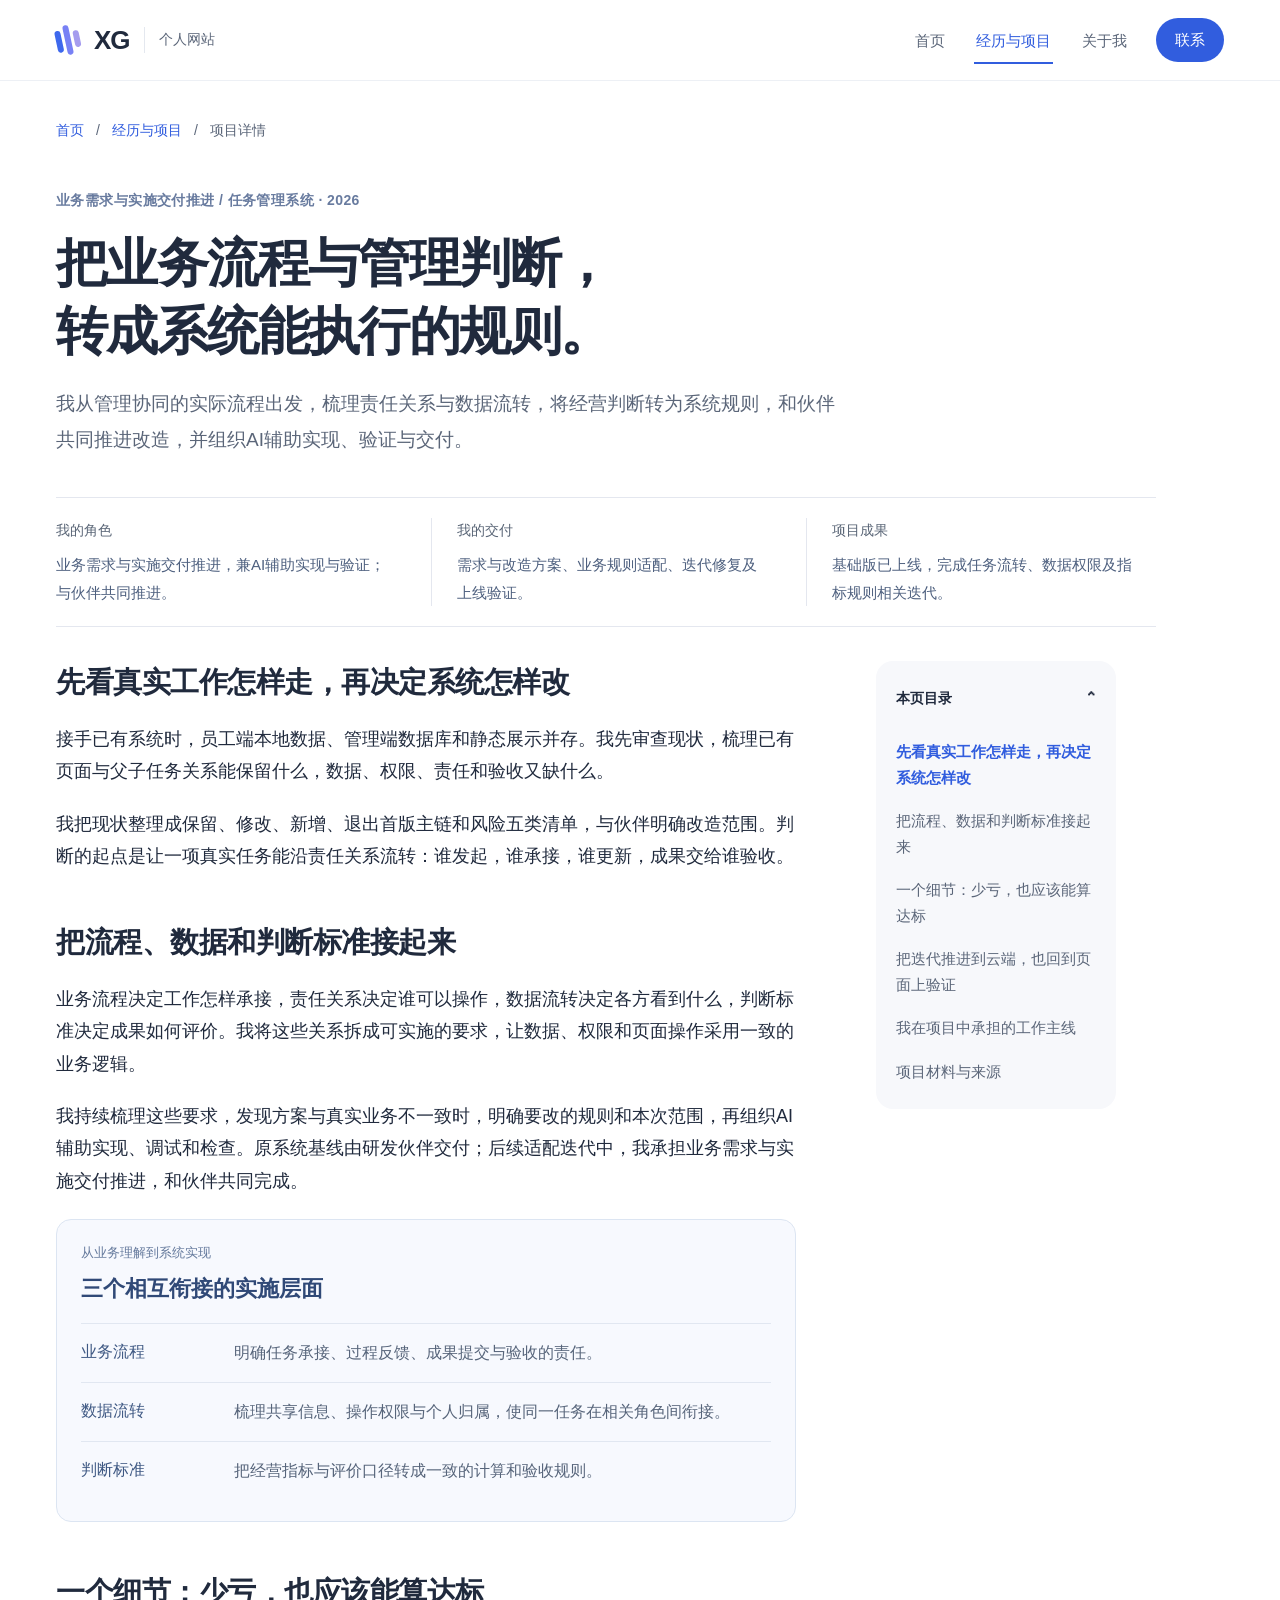
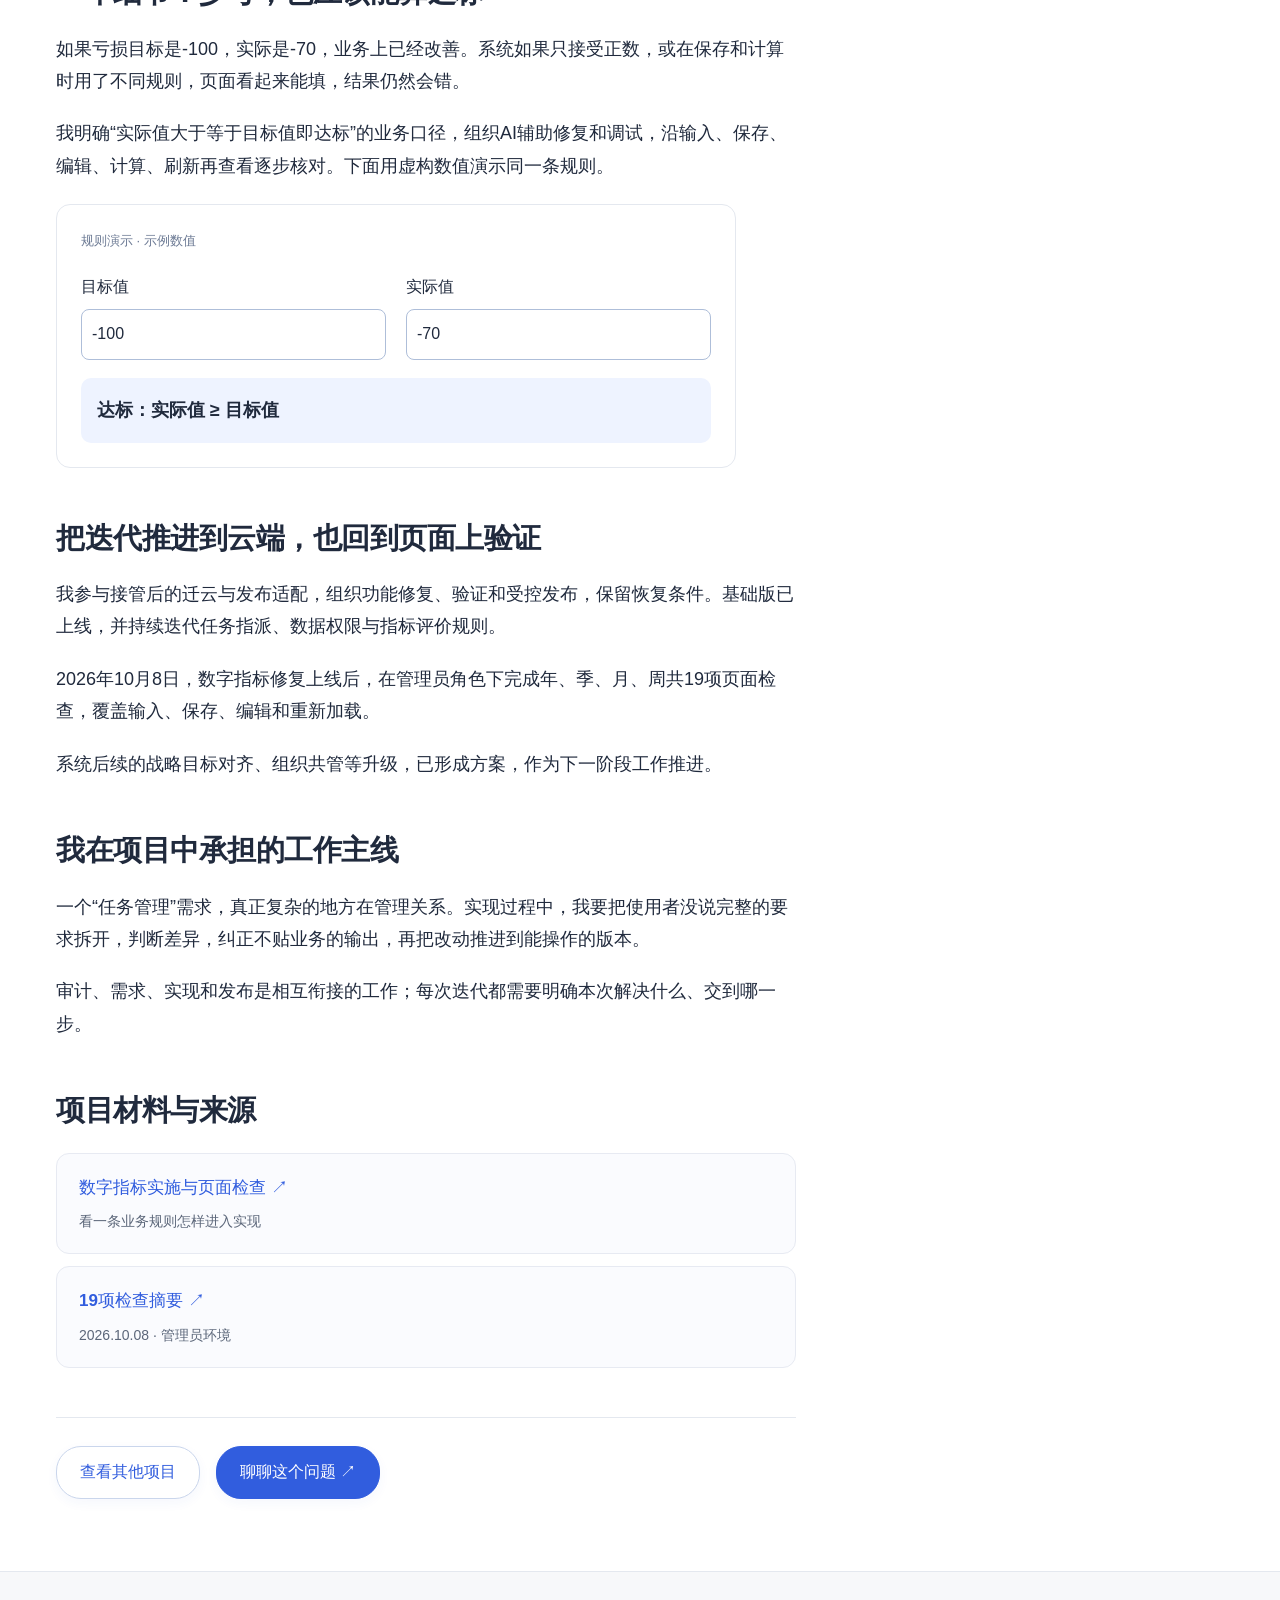
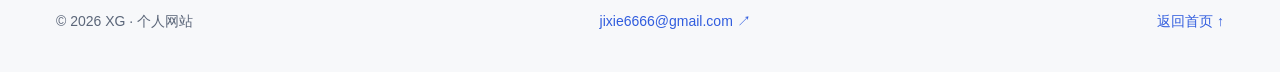
<file: project-task.html>
<!doctype html>
<html lang="zh-CN"><head><meta charset="utf-8"><meta name="viewport" content="width=device-width,initial-scale=1">
<title>把业务流程与管理判断，转成系统能执行的规则。｜XG</title><meta name="description" content="我从管理协同的实际流程出发，梳理责任关系与数据流转，将经营判断转为系统规则，和伙伴共同推进改造，并组织AI辅助实现、验证与交付。"><meta name="theme-color" content="#ffffff">
<link rel="canonical" href="https://jixie6666-code.github.io/project-task.html"><meta property="og:title" content="把业务流程与管理判断，转成系统能执行的规则。｜XG"><meta property="og:description" content="我从管理协同的实际流程出发，梳理责任关系与数据流转，将经营判断转为系统规则，和伙伴共同推进改造，并组织AI辅助实现、验证与交付。"><meta property="og:type" content="website"><meta property="og:url" content="https://jixie6666-code.github.io/project-task.html"><meta property="og:image" content="https://jixie6666-code.github.io/xg-ai-comic-v3.png">
<link rel="icon" href="data:image/svg+xml,%3Csvg xmlns='http://www.w3.org/2000/svg' viewBox='0 0 64 64'%3E%3Crect width='64' height='64' rx='18' fill='%233370ff'/%3E%3Ctext x='32' y='41' font-family='Arial' font-size='26' font-weight='700' text-anchor='middle' fill='white'%3EXG%3C/text%3E%3C/svg%3E"><link rel="stylesheet" href="ui.css?v=15.1"><link rel="stylesheet" href="reading.css?v=15"><script src="reading.js?v=8" defer></script><link rel="stylesheet" href="motion.css?v=15"><link rel="stylesheet" href="refinements.css?v=19"><script src="motion.js?v=15" defer></script></head>
<body><a class="skip" href="#main">跳至正文</a><header class="site-header"><div class="shell site-nav"><a class="brand" href="index.html" aria-label="XG 个人网站首页"><span class="logo-symbol" aria-hidden="true"><b></b><b></b><b></b></span>XG<span class="brand-label">个人网站</span></a><nav class="site-links" id="navigation" aria-label="主导航"><a href="index.html">首页</a><a href="index.html#work" aria-current="page">经历与项目</a><a href="about.html">关于我</a><a href="index.html#contact">联系</a></nav><button class="menu-toggle" aria-controls="navigation" aria-expanded="false" aria-label="打开菜单">☰</button></div></header>
<main class="shell" id="main"><div class="breadcrumb"><a href="index.html">首页</a><span>/</span><a href="index.html#work">经历与项目</a><span>/</span><span>项目详情</span></div><header class="reading-hero"><div class="eyebrow">业务需求与实施交付推进 / 任务管理系统 · 2026</div><h1>把业务流程与管理判断，转成系统能执行的规则。</h1><p class="lead">我从管理协同的实际流程出发，梳理责任关系与数据流转，将经营判断转为系统规则，和伙伴共同推进改造，并组织AI辅助实现、验证与交付。</p></header><dl class="case-summary"><div><dt>我的角色</dt><dd>业务需求与实施交付推进，兼AI辅助实现与验证；与伙伴共同推进。</dd></div><div><dt>我的交付</dt><dd>需求与改造方案、业务规则适配、迭代修复及上线验证。</dd></div><div><dt>项目成果</dt><dd>基础版已上线，完成任务流转、数据权限及指标规则相关迭代。</dd></div></dl><div class="reading-grid"><article class="reading-main"><section id="origin"><h2>先看真实工作怎样走，再决定系统怎样改</h2><p>接手已有系统时，员工端本地数据、管理端数据库和静态展示并存。我先审查现状，梳理已有页面与父子任务关系能保留什么，数据、权限、责任和验收又缺什么。</p><p>我把现状整理成保留、修改、新增、退出首版主链和风险五类清单，与伙伴明确改造范围。判断的起点是让一项真实任务能沿责任关系流转：谁发起，谁承接，谁更新，成果交给谁验收。</p></section><section id="delivery"><h2>把流程、数据和判断标准接起来</h2><p>业务流程决定工作怎样承接，责任关系决定谁可以操作，数据流转决定各方看到什么，判断标准决定成果如何评价。我将这些关系拆成可实施的要求，让数据、权限和页面操作采用一致的业务逻辑。</p><p>我持续梳理这些要求，发现方案与真实业务不一致时，明确要改的规则和本次范围，再组织AI辅助实现、调试和检查。原系统基线由研发伙伴交付；后续适配迭代中，我承担业务需求与实施交付推进，和伙伴共同完成。</p><div class="artifact-sample"><div class="artifact-label">从业务理解到系统实现</div><h3>三个相互衔接的实施层面</h3><dl><div class="artifact-row"><dt>业务流程</dt><dd>明确任务承接、过程反馈、成果提交与验收的责任。</dd></div><div class="artifact-row"><dt>数据流转</dt><dd>梳理共享信息、操作权限与个人归属，使同一任务在相关角色间衔接。</dd></div><div class="artifact-row"><dt>判断标准</dt><dd>把经营指标与评价口径转成一致的计算和验收规则。</dd></div></dl></div></section><section id="example"><h2>一个细节：少亏，也应该能算达标</h2><p>如果亏损目标是-100，实际是-70，业务上已经改善。系统如果只接受正数，或在保存和计算时用了不同规则，页面看起来能填，结果仍然会错。</p><p>我明确“实际值大于等于目标值即达标”的业务口径，组织AI辅助修复和调试，沿输入、保存、编辑、计算、刷新再查看逐步核对。下面用虚构数值演示同一条规则。</p><div class="panel simulator"><p class="demo-label">规则演示 · 示例数值</p><div class="grid"><label>目标值<input id="target" type="number" step="any" value="-100"></label><label>实际值<input id="actual" type="number" step="any" value="-70"></label></div><output id="result" aria-live="polite">达标：实际值 ≥ 目标值</output></div></section><section id="translation"><h2>把迭代推进到云端，也回到页面上验证</h2><p>我参与接管后的迁云与发布适配，组织功能修复、验证和受控发布，保留恢复条件。基础版已上线，并持续迭代任务指派、数据权限与指标评价规则。</p><p>2026年10月8日，数字指标修复上线后，在管理员角色下完成年、季、月、周共19项页面检查，覆盖输入、保存、编辑和重新加载。</p><p>系统后续的战略目标对齐、组织共管等升级，已形成方案，作为下一阶段工作推进。</p></section><section id="role"><h2>我在项目中承担的工作主线</h2><p>一个“任务管理”需求，真正复杂的地方在管理关系。实现过程中，我要把使用者没说完整的要求拆开，判断差异，纠正不贴业务的输出，再把改动推进到能操作的版本。</p><p>审计、需求、实现和发布是相互衔接的工作；每次迭代都需要明确本次解决什么、交到哪一步。</p></section><section id="sources"><h2>项目材料与来源</h2><div class="source-links"><a class="source-link" href="evidence-task.html"><strong>数字指标实施与页面检查 ↗</strong><span>看一条业务规则怎样进入实现</span></a><a class="source-link" href="task-checks.json" download><strong>19项检查摘要 ↗</strong><span>2026.10.08 · 管理员环境</span></a></div></section><div class="foot-links"><a class="button secondary" href="index.html#work">查看其他项目</a><a class="button" href="mailto:jixie6666@gmail.com">聊聊这个问题 ↗</a></div></article><nav class="toc" aria-label="本页目录"><details class="toc-disclosure" open><summary>本页目录 <span aria-hidden="true">⌄</span></summary><ol><li><a href="#origin">先看真实工作怎样走，再决定系统怎样改</a></li><li><a href="#delivery">把流程、数据和判断标准接起来</a></li><li><a href="#example">一个细节：少亏，也应该能算达标</a></li><li><a href="#translation">把迭代推进到云端，也回到页面上验证</a></li><li><a href="#role">我在项目中承担的工作主线</a></li><li><a href="#sources">项目材料与来源</a></li></ol></details></nav></div></main><footer class="site-footer"><div class="shell"><span>© 2026 XG · 个人网站</span><a href="mailto:jixie6666@gmail.com">jixie6666@gmail.com ↗</a><a href="index.html">返回首页 ↑</a></div></footer><script src="rule-demo.js?v=15"></script></body></html>
</file>
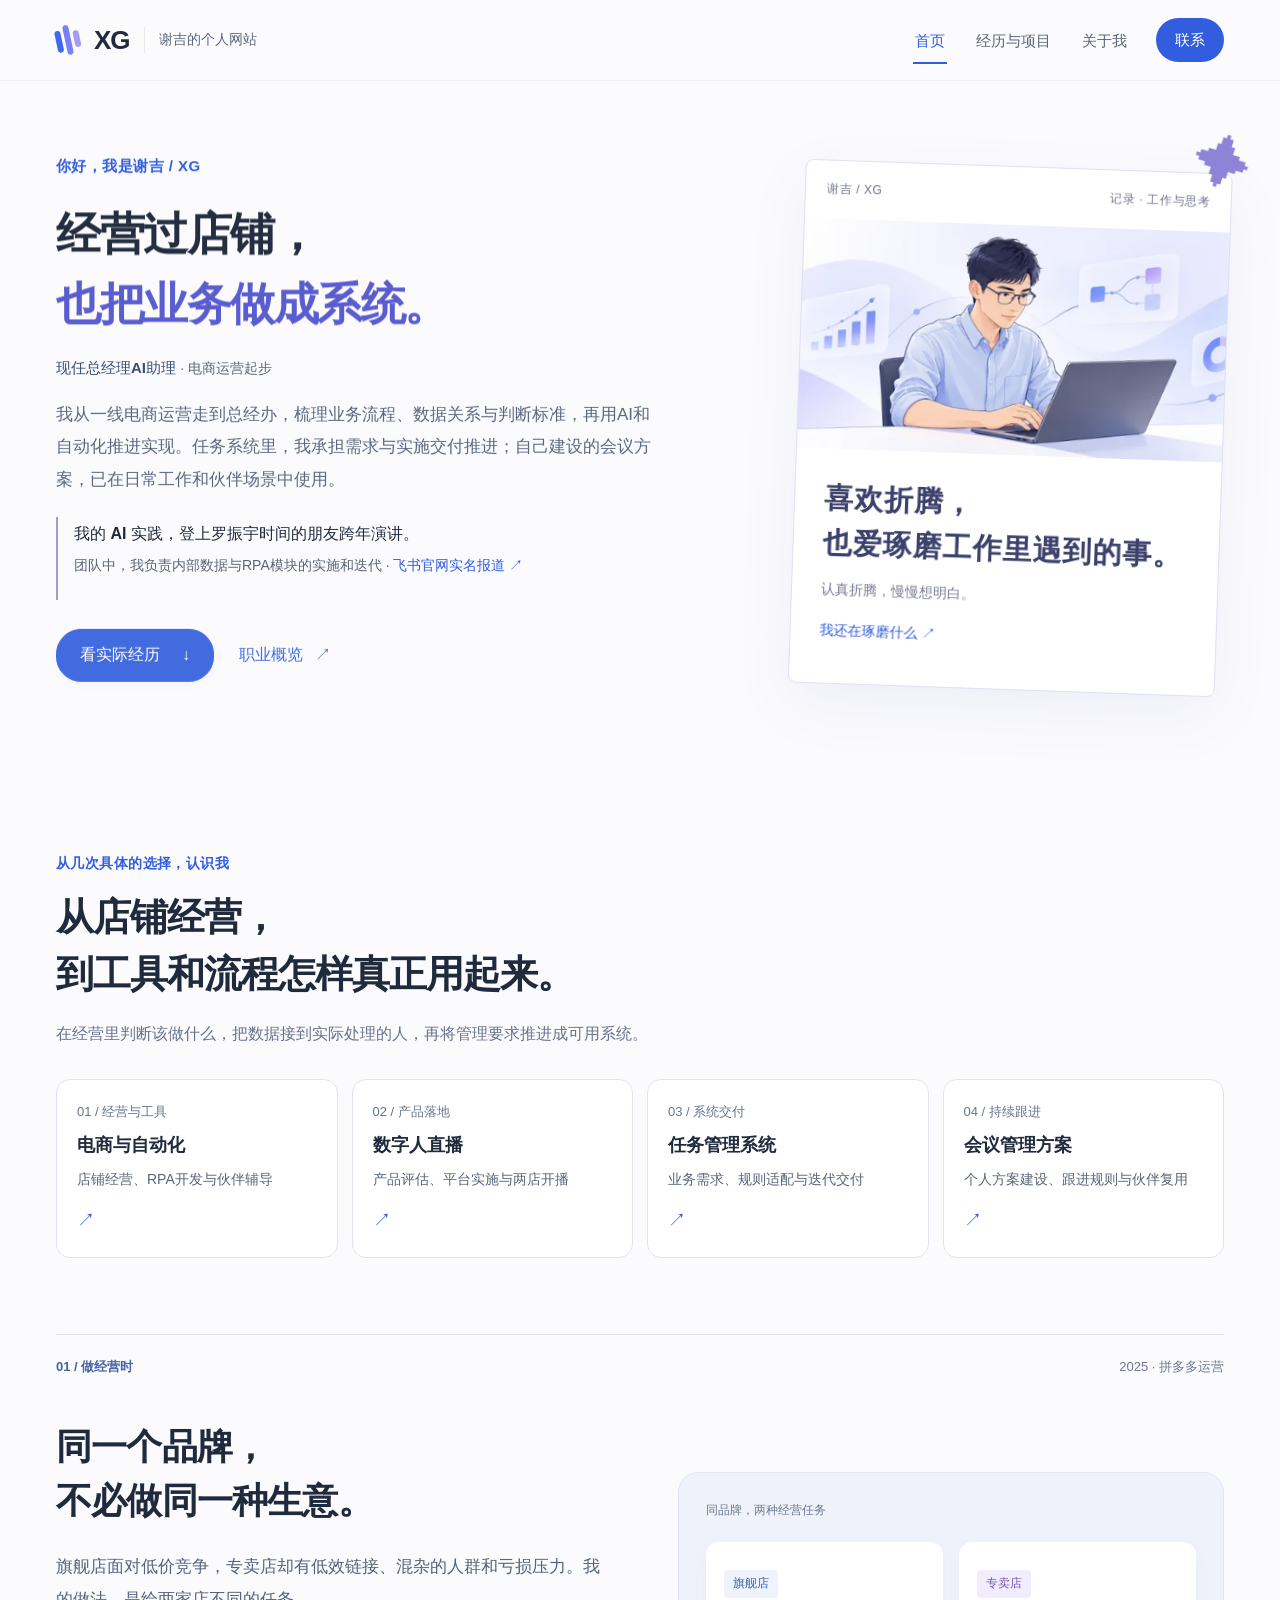
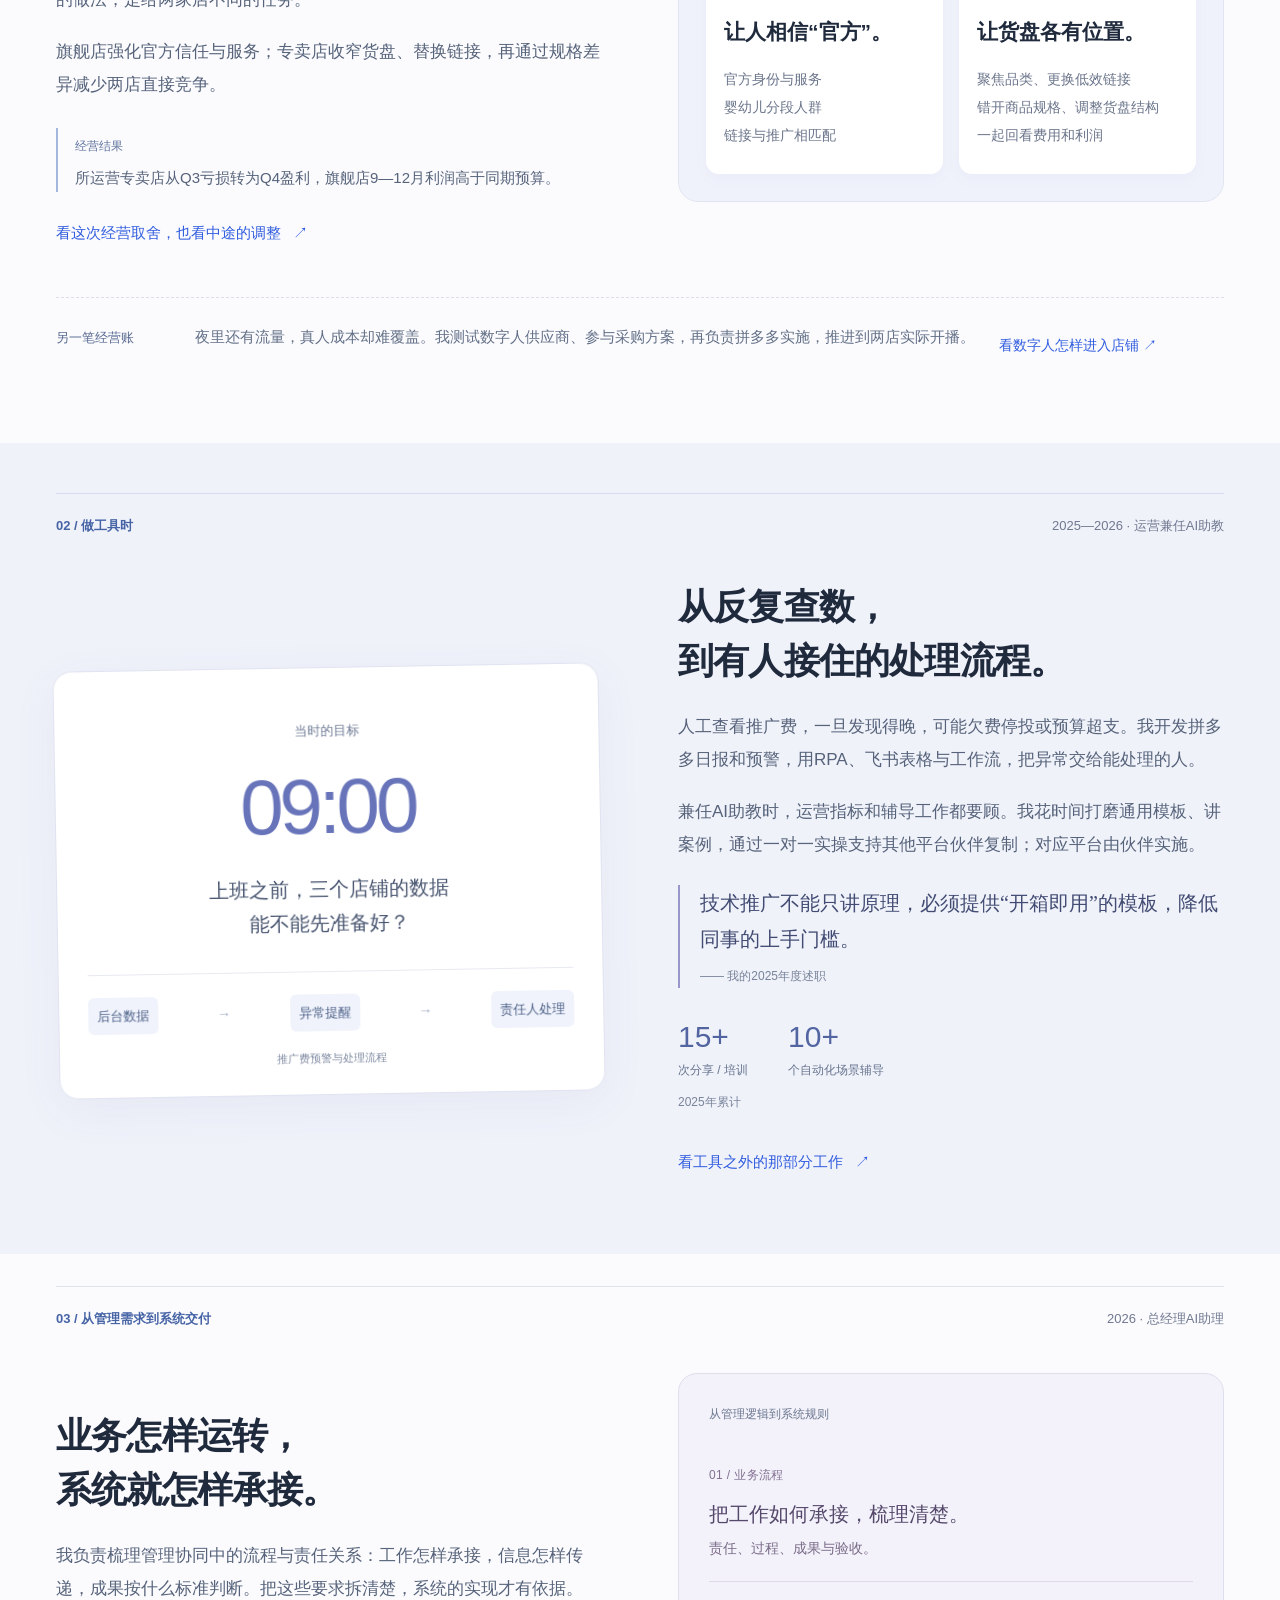
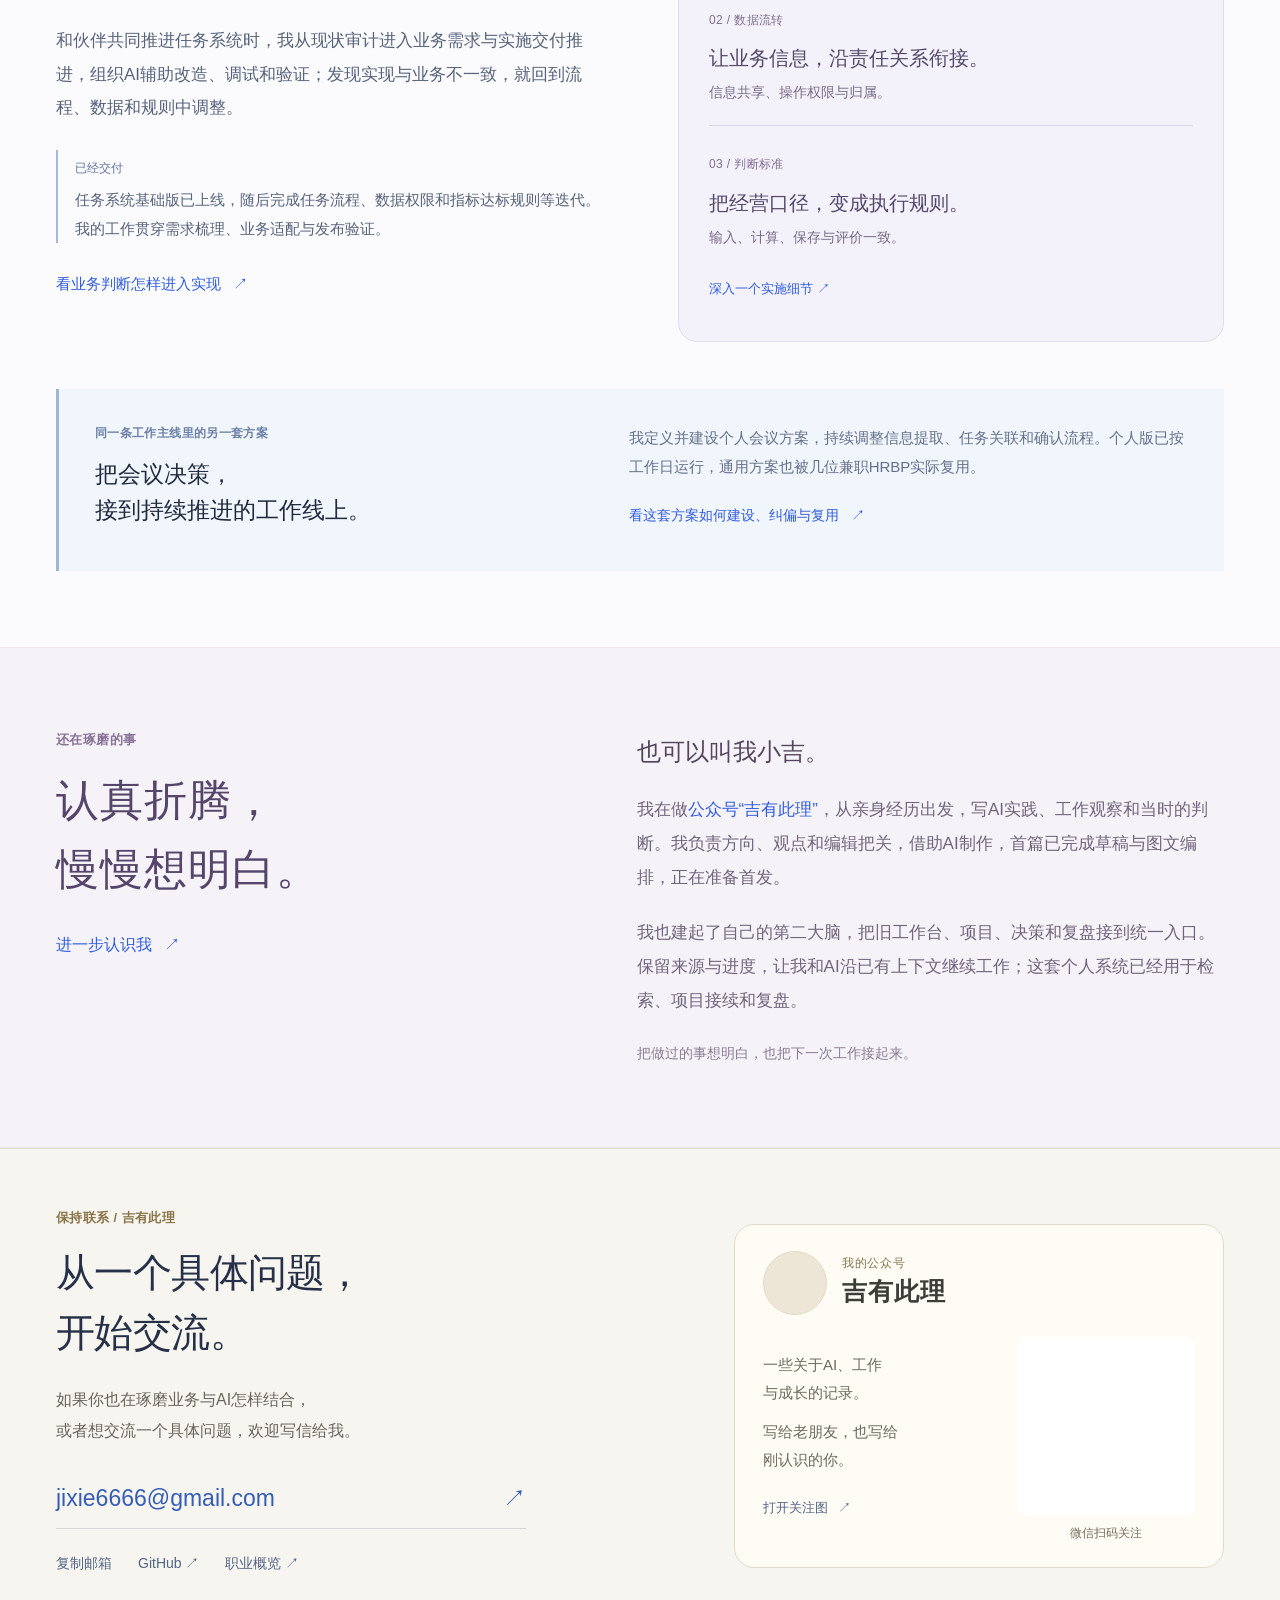
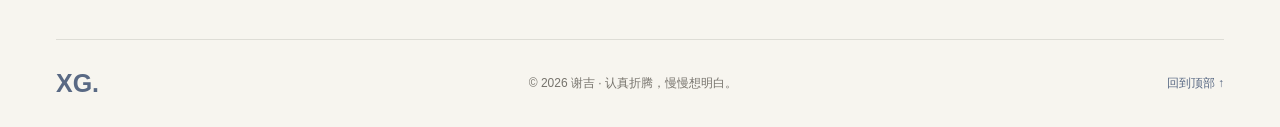
<file: writing.html>
<!doctype html><html lang="zh-CN"><head><meta charset="utf-8"><meta name="viewport" content="width=device-width,initial-scale=1"><title>正在前往 XG 个人网站</title><meta name="robots" content="noindex"><meta http-equiv="refresh" content="0;url=index.html"><link rel="canonical" href="https://jixie6666-code.github.io/index.html"><link rel="stylesheet" href="ui.css?v=15.1"></head><body><main class="shell section"><h1>前往 XG 的个人网站</h1><p><a href="index.html">继续访问 →</a></p></main></body></html>
</file>
<file: ui.css>
:root{--ink:#202631;--muted:#596576;--blue:#295edc;--line:#e3e8ef;--soft:#f5f7fb;--sans:-apple-system,BlinkMacSystemFont,'Segoe UI','PingFang SC','Microsoft YaHei',sans-serif}
*{box-sizing:border-box}html{scroll-behavior:smooth;scroll-padding-top:100px}body{margin:0;background:#fff;color:var(--ink);font:18px/1.8 var(--sans);-webkit-font-smoothing:antialiased}h1,h2,h3,h4,p{margin:0}a{color:var(--blue);text-decoration:none;text-underline-offset:5px}button,input{font:inherit}button{cursor:pointer;color:inherit}a,button,summary{-webkit-tap-highlight-color:transparent}a:focus-visible,button:focus-visible,summary:focus-visible,input:focus-visible{outline:3px solid #295edc;outline-offset:5px}::selection{background:#e1eaff}[hidden]{display:none!important}.wrap,.shell{width:calc(100% - 112px);max-width:1168px;margin-inline:auto}.skip{position:fixed;top:-70px;left:16px;background:var(--blue);color:white;padding:10px 16px;z-index:100}.skip:focus{top:8px}
.site-header{position:sticky;top:0;z-index:30;background:rgba(255,255,255,.96);border-bottom:1px solid var(--line);backdrop-filter:blur(16px)}.site-nav{height:76px;display:flex;align-items:center;justify-content:space-between;gap:28px}.brand{display:inline-flex;align-items:center;gap:10px;color:var(--ink);font-size:26px;font-weight:800;letter-spacing:-1px;text-decoration:none;min-height:44px;white-space:nowrap}.brand .brand-label{font-weight:400;font-size:14px;color:var(--muted);letter-spacing:0;margin-left:4px;padding-left:14px;border-left:1px solid var(--line)}.logo-symbol{display:inline-flex;align-items:center;gap:3px;transform:rotate(-12deg);margin-right:4px}.logo-symbol b{width:6px;height:22px;border-radius:4px;background:#3e68ed}.logo-symbol b:nth-child(2){height:30px;background:#7881f5}.logo-symbol b:nth-child(3){height:17px;background:#a59cee}.site-links{display:flex;align-items:center;gap:28px}.site-links a{font-size:16px;color:var(--muted);padding:10px 2px;min-height:44px}.site-links a:hover,.site-links a[aria-current],.site-links a.active{color:var(--blue)}.site-links a[aria-current],.site-links a.active{box-shadow:inset 0 -2px var(--blue)}.menu-toggle{display:none;border:1px solid var(--line);border-radius:10px;background:white;align-items:center;justify-content:center;width:44px;height:44px;font-size:21px;color:var(--ink)}
.eyebrow{font-size:14px;font-weight:600;color:var(--blue);letter-spacing:.03em}.primary,.button{display:inline-flex;align-items:center;justify-content:center;gap:24px;min-height:48px;padding:10px 20px;border:1px solid var(--blue);border-radius:10px;background:var(--blue);color:white;text-decoration:none;font-size:16px;font-weight:550;transition:background .18s}.primary:hover,.button:hover{background:#204bb4}.text-button,.simple-link,.story-link{display:inline-flex;align-items:center;gap:12px;font-size:16px;min-height:44px;color:var(--blue)}.text-button:hover,.simple-link:hover,.story-link:hover{text-decoration:underline}.button.secondary{background:white;color:var(--blue);border-color:#cad6ec}.button.secondary:hover{background:#f2f6fd}.arrow{display:inline-block}.section{padding-block:88px}.section-heading{display:flex;justify-content:space-between;align-items:end;gap:28px;margin-bottom:34px}.section-heading h2{font-size:34px;line-height:1.45;letter-spacing:-1px;font-weight:650;margin-top:10px}.side-note{max-width:280px;color:var(--muted);font-size:15px;line-height:1.8}.site-footer{border-top:1px solid var(--line);padding:28px 0;font-size:14px;color:var(--muted);background:#fff}.site-footer .shell{display:flex;align-items:center;justify-content:space-between;flex-wrap:wrap;gap:16px}.site-footer a{font-size:14px;display:inline-flex;align-items:center;min-height:44px}
@media(max-width:1000px){.wrap,.shell{width:calc(100% - 64px)}.site-links{gap:20px}.brand .brand-label{display:none}.section{padding-block:72px}}
@media(max-width:760px){.wrap,.shell{width:calc(100% - 40px)}.site-nav{height:66px}.brand{font-size:24px}.logo-symbol b{width:5px;height:20px}.logo-symbol b:nth-child(2){height:26px}.logo-symbol b:nth-child(3){height:15px}.site-links{display:none;position:absolute;top:66px;left:0;right:0;padding:14px 20px;background:#fff;border-bottom:1px solid var(--line);box-shadow:0 12px 20px #26364e08}.site-links.open{display:flex;flex-direction:column;align-items:stretch;gap:2px}.site-links a{padding:10px 12px}.site-links a[aria-current],.site-links a.active{box-shadow:none;background:#f1f5ff;border-radius:8px}.menu-toggle{display:flex}.section{padding-block:56px}.section-heading{align-items:start;margin-bottom:28px;gap:16px}.section-heading h2{font-size:28px;letter-spacing:-.6px}.side-note{display:none}.site-footer .shell{align-items:start;flex-direction:column;gap:8px}body{font-size:17px}}
@media(prefers-reduced-motion:reduce){html{scroll-behavior:auto}*,*:before,*:after{animation:none!important;transition:none!important}}

/* v8: restrained shared navigation and controls */
:root{--ink:#202a3d;--muted:#5b6679;--blue:#315dde;--line:#e4e8ef}
.wrap,.shell{max-width:1200px}.site-header{background:#ffffffed;border-bottom-color:#edf0f5;backdrop-filter:blur(20px)}.site-nav{height:80px}.site-links{gap:27px}.site-links a{font-size:15px}.site-links a[href$="#contact"]{background:#315dde;color:white;padding:8px 19px;border-radius:22px;box-shadow:none}.site-links a[href$="#contact"]:hover{background:#264cbb}.primary,.button{border-radius:25px;min-height:50px;padding:11px 23px;gap:22px;font-size:16px;box-shadow:0 4px 12px #315dde0c}.text-button,.story-link{font-size:16px}.arrow{transition:transform .2s}.link:hover .arrow{transform:translate(2px,-2px)}
@media(max-width:760px){.site-nav{height:66px}.site-links{top:66px;gap:3px}.site-links a{font-size:16px}.site-links a[href$="#contact"]{margin-top:6px;text-align:center;justify-content:center}.wrap,.shell{width:calc(100% - 40px)}}
@media(prefers-reduced-motion:reduce){.link:hover .arrow{transform:none}}

/* Keep the contact label readable when scroll tracking marks it current. */
.site-links a[href$="#contact"].active,.site-links a[href$="#contact"][aria-current],.site-links a[href$="#contact"]:hover{color:#fff;box-shadow:none}
</file>
<file: home.css>
/* XG: a personal account of choices, with readable evidence beneath. */
body{background:#fbfbfe}.site-header{background:#fbfbfef2}.hero{display:grid;grid-template-columns:minmax(0,1.35fr) minmax(0,.85fr);gap:62px;align-items:center;padding-block:68px 64px}.intro-label{margin-bottom:23px;font-size:15px}.hero h1{font-size:clamp(34px,3.5vw,51px);font-weight:700;letter-spacing:-1.5px;line-height:1.39;margin:0 0 26px}.hero h1>span{display:block}.hero h1 .accent{color:#565acf;margin-top:14px}.hero-copy{font-size:17px;line-height:1.9;max-width:610px;color:#556179}.hero-copy strong{font-weight:400;display:block;margin-top:9px}.hero-actions{display:flex;align-items:center;flex-wrap:wrap;gap:16px 25px;margin-top:27px}.spotlight{position:relative;margin:10px 0 0;min-width:0;transform:rotate(2deg)}.spotlight-card{position:relative;border:1px solid #dfdff0;background:#fff;border-radius:8px;box-shadow:0 20px 60px #4c509a12;overflow:hidden}.portrait-top{font-size:12px;letter-spacing:.05em;display:flex;justify-content:space-between;padding:18px 21px;color:#72748d}.portrait-image{width:100%;height:230px;object-fit:cover;object-position:49% 50%;display:block}.spotlight figcaption{padding:27px 29px 30px}.hand-note{display:block;font-family:'Songti SC',STSong,serif;color:#3c416c;font-weight:600;font-size:29px;line-height:1.55;letter-spacing:1px}.spotlight figcaption p{font-size:14px;color:#777a90;margin-top:12px}.spotlight figcaption a{font-size:14px;min-height:44px;display:inline-flex;align-items:center;margin-top:6px}.spotlight-seal{position:absolute;right:-18px;top:-27px;color:#8f83d8;font-size:57px;transform:rotate(12deg);line-height:1}.public-proof{display:grid;grid-template-columns:145px 1fr 102px;align-items:center;gap:24px;padding-block:26px;border-top:1px solid #dedfee;border-bottom:1px solid #dedfee}.proof-label{font-size:14px;line-height:1.7;color:#7a7992;border-left:3px solid #a39bd7;padding-left:16px}.public-proof h2{font-size:20px;line-height:1.6;font-weight:600;letter-spacing:-.2px}.public-proof p{font-size:14px;color:#65718a;margin-top:8px}.public-proof>a{font-size:15px;min-height:44px;display:flex;align-items:center;gap:12px}.chapter-intro{padding-block:104px 44px}.chapter-intro h2{font-size:38px;line-height:1.5;font-weight:600;letter-spacing:-1px;margin:13px 0 17px}.chapter-intro>p{color:#68738a;font-size:16px}.story{padding-block:32px 76px}.story-topline{display:flex;justify-content:space-between;gap:20px;border-top:1px solid #dfe3ee;padding-top:20px;margin-bottom:42px;font-size:13px;color:#6f7890}.story-topline>span:first-child{font-weight:600;color:#4664a5}.story-grid{display:grid;grid-template-columns:minmax(0,1fr) minmax(0,1fr);gap:76px;align-items:center}.story-copy h2{font-size:36px;line-height:1.5;font-weight:600;letter-spacing:-.8px;margin-bottom:22px}.story-copy>p{font-size:17px;color:#56637a;line-height:1.95;margin-bottom:19px}.story-copy>.story-link{margin-top:6px;font-size:15px}.store-comparison{position:relative;background:#f0f2fb;border:1px solid #e1e5f1;border-radius:20px;padding:27px;display:grid;grid-template-columns:1fr 1fr;gap:16px;align-items:stretch}.comparison-caption{font-size:12px;color:#6b7790;line-height:1.8;grid-column:1/-1;margin-bottom:4px}.store-comparison article{background:white;border-radius:13px;padding:23px 18px 25px;box-shadow:0 5px 16px #3d508609}.store-tag{display:inline-flex;font-size:12px;padding:3px 9px;background:#eef3ff;color:#3965af;border-radius:4px}.store-tag.purple{background:#f1edff;color:#7858b3}.store-comparison h3{font-size:21px;font-weight:600;line-height:1.6;margin:17px 0}.store-comparison p{font-size:14px;line-height:2;color:#6b758b}.result-line{border-left:2px solid #a4b7dc;padding-left:17px;margin:26px 0 12px}.result-line>span{font-size:12px;color:#60749d}.result-line p{font-size:15px;color:#56637a;line-height:1.9;margin-top:4px}.side-story{margin-top:43px;border-top:1px dashed #dcdfea;display:grid;grid-template-columns:115px 1fr 225px;gap:24px;padding-top:25px;align-items:start}.side-story>span{font-size:13px;color:#576990;padding-top:3px}.side-story p{font-size:15px;line-height:1.9;color:#637087}.side-story>a{font-size:14px;min-height:44px;display:inline-flex;align-items:center}.reuse-band{background:#f0f2fa}.reuse-band .story{padding-top:50px;padding-bottom:71px}.reuse-band .story-topline{border-top-color:#d6dced}.reverse{grid-template-columns:minmax(0,1fr) minmax(0,1fr)}.handoff-visual{padding:32px 29px 25px;background:#fff;border:1px solid #e0e3f0;box-shadow:0 12px 45px #515f9110;border-radius:19px;transform:rotate(-1deg)}.morning-note{text-align:center;padding:13px 0 31px}.morning-note>span{font-size:13px;color:#6e7a94}.morning-note>strong{display:block;font-size:78px;line-height:1.25;font-weight:450;font-variant-numeric:tabular-nums;color:#6874ba;letter-spacing:-4px;margin:13px 0 16px}.morning-note p{font-size:20px;line-height:1.7;color:#47546f}.morning-note small{font-size:12px;color:#7b8499;display:block;margin-top:13px}.handoff-flow{display:flex;align-items:center;justify-content:space-between;gap:9px;padding-top:22px;border-top:1px solid #e7e9f1}.handoff-flow>span{font-size:13px;padding:7px 9px;border-radius:6px;background:#f0f3fc;color:#4c6087;text-align:center}.handoff-flow>b{font-size:14px;color:#9ca8c2}.diagram-caption{font-size:11px;color:#7e89a1;text-align:center;margin-top:18px}.story-copy blockquote{margin:24px 0;padding:0 0 0 20px;border-left:2px solid #9896ca;font-family:'Songti SC',STSong,serif;font-size:20px;line-height:1.8;color:#424c73}.story-copy cite{display:block;font-family:var(--sans);font-style:normal;font-size:12px;color:#78839a;margin-top:9px}.reuse-count{display:flex;gap:40px;margin-top:28px}.reuse-count strong{font-size:30px;font-weight:500;color:#5265a1;line-height:1.4}.reuse-count strong span{display:block;font-size:12px;font-weight:400;color:#66748e;margin-top:4px}.small-note{font-size:12px!important;color:#78849a!important;margin-top:12px}.rule-preview{background:#f3f1fb;border:1px solid #e5def2;border-radius:20px;padding:30px}.metric-pair{display:grid;grid-template-columns:1fr 1fr;border-bottom:1px solid #ded8ed;margin-top:21px;padding-bottom:24px}.metric-pair>div:last-child{padding-left:28px;border-left:1px solid #ded8ed}.metric-pair span{font-size:13px;color:#7b7492;display:block}.metric-pair strong{font-size:57px;font-weight:450;letter-spacing:-2px;color:#66539a}.rule-answer{font-size:15px;line-height:1.8;margin:24px 0 15px}.rule-answer span{display:inline-flex;padding:3px 11px;background:#e3ece9;border-radius:5px;font-size:14px;color:#376c5e;margin-right:10px}.rule-preview>p:not(.rule-answer){font-size:14px;color:#726b86;line-height:1.95}.rule-preview>a{display:inline-flex;min-height:44px;align-items:center;font-size:14px;margin-top:9px}.meeting-note{display:grid;grid-template-columns:.9fr 1.1fr;gap:76px;padding:34px 36px;margin-top:47px;background:#f1f5fc;border-left:3px solid #9eb4d9}.meeting-note .eyebrow{font-size:12px;color:#6b81a5}.meeting-note h3{font-size:23px;line-height:1.6;margin-top:11px;font-weight:550}.meeting-note p{font-size:15px;color:#64718b;line-height:1.95}.meeting-note a{font-size:14px;margin-top:12px}.personal-section{padding-block:80px;background:#f5f2f8;border-top:1px solid #ebe5f0;border-bottom:1px solid #ebe5f0}.personal-home{display:grid;grid-template-columns:.9fr 1.1fr;gap:100px}.personal-home h2{font-family:'Songti SC',STSong,serif;color:#55456a;font-size:43px;line-height:1.6;font-weight:500;letter-spacing:1px;margin:15px 0 19px}.personal-home .eyebrow{color:#887296;font-size:13px}.personal-copy p{font-size:17px;line-height:2;color:#71657d;margin-bottom:21px}.personal-copy .personal-lead{font-size:24px;color:#54455f;margin-bottom:17px}.personal-copy .unfinished{font-size:14px;color:#8a7d93;margin-bottom:0}.practice-index{padding-block:80px 95px}.practice-index h2{font-size:29px;line-height:1.5;font-weight:550;margin:12px 0 30px}.practice-list{border-top:1px solid #dfe3ee}.practice-list>a{display:grid;grid-template-columns:48px 1fr 30px;gap:20px;align-items:center;padding:23px 3px;border-bottom:1px solid #dfe3ee;color:var(--ink);transition:background .2s}.practice-list>a:hover{background:#f1f4fc}.practice-list>a>span{font-size:14px;color:#8791a6}.practice-list h3{font-size:21px;line-height:1.5;font-weight:550}.practice-list p{font-size:13px;color:#6b7891;margin-top:6px}.practice-list b{font-size:23px;font-weight:400;color:#6a7da7}.contact{background:#222e49;color:#fff;padding:61px 0 0}.contact-top{display:grid;grid-template-columns:1.1fr .9fr;gap:65px;padding-bottom:56px}.contact .eyebrow{color:#b0bfe0;font-size:13px}.contact h2{font-size:37px;line-height:1.6;margin:12px 0 18px;font-weight:500}.contact p{font-size:15px;color:#bec8df;max-width:530px;line-height:1.9}.contact-links{align-self:center;min-width:0}.email-link{font-size:clamp(18px,2vw,27px);line-height:1.8;color:#f0f3ff;display:flex;align-items:center;justify-content:space-between;border-bottom:1px solid #60708c;padding:10px 0;overflow-wrap:anywhere}.contact-mini{display:flex;gap:23px;align-items:center;flex-wrap:wrap;margin-top:17px}.contact-mini a,.contact-mini button{font-size:13px;line-height:1.8;color:#c2cee7;min-height:44px;display:inline-flex;align-items:center;background:none;border:0;padding:0}.footer{border-top:1px solid #46516a;padding:21px 0;display:flex;justify-content:space-between;align-items:center;gap:20px;font-size:12px;color:#a6b2cc}.footer a{color:#b9c5de;min-height:44px;display:inline-flex;align-items:center}.wordmark{font-size:25px;font-weight:700}.toast{position:fixed;bottom:26px;left:50%;transform:translate(-50%,15px);background:#25314c;color:white;padding:12px 23px;border-radius:12px;font-size:15px;opacity:0;pointer-events:none;transition:.2s;z-index:80;max-width:calc(100% - 32px)}.toast.show{opacity:1;transform:translate(-50%,0)}
/* Existing deep links and career overview remain independently usable. */
dialog{padding:0;border:1px solid #e2e7ef;background:#fff;color:var(--ink);border-radius:16px;width:calc(100% - 40px);max-width:780px;max-height:88dvh;overflow:auto;box-shadow:0 30px 100px #1f304a26}dialog::backdrop{background:#17283b70;backdrop-filter:blur(7px)}.dialog-body{padding:28px 37px}.dialog-top{display:flex;align-items:center;justify-content:space-between;gap:20px;margin-bottom:20px}.close-button{width:44px;height:44px;border-radius:8px;background:#f4f6fa;color:#4b5b73;font-size:23px;border:1px solid #e0e6f1;flex-shrink:0}.dialog-body h2{font-size:29px;line-height:1.5;font-weight:650}.dialog-lead{font-size:17px;line-height:1.95;color:#596579;margin-top:16px}.case-details{margin-top:25px}.case-detail{padding:20px 0;border-top:1px solid #edf0f5}.case-detail h3{font-size:17px;color:#295edc;margin-bottom:10px}.case-detail p{font-size:17px;line-height:1.95;color:#596579}.artifact-list{display:grid;gap:10px}.artifact-link{display:block;padding:16px;background:#f1f5fc;border:1px solid #e1e9f7;border-radius:10px}.artifact-link strong,.artifact-link span{display:block;font-size:15px}.artifact-link span{color:#6b7892;font-size:13px;margin-top:6px}.case-scope{padding:15px;background:#f5f8ff;font-size:14px;color:#68758a;margin-top:20px}.dialog-bottom{display:flex;align-items:center;justify-content:space-between;gap:20px;margin-top:25px;font-size:14px;color:#68758a}.resume-section{padding:19px 0;border-top:1px solid #edf0f5;margin-top:18px}.resume-section h3{color:#295edc;font-size:17px;margin-bottom:10px}.resume-section p{font-size:17px;color:#596579;line-height:1.95;margin-top:10px}.case-evidence h3{font-size:19px;margin:20px 0 13px}.site-links a[aria-current]{color:var(--blue)}
@media(max-width:1100px){.hero{gap:35px}.hero h1{font-size:43px}.hero-copy{font-size:16px}.hand-note{font-size:25px}.portrait-image{height:200px}.story-grid{gap:42px}.store-comparison{padding:20px;gap:11px}.store-comparison article{padding:20px 15px}.store-comparison h3{font-size:19px}.story-copy h2{font-size:31px}.side-story{grid-template-columns:100px 1fr;gap:15px}.side-story>a{grid-column:2}.personal-home{gap:50px}.contact-top{gap:35px}}
@media(max-width:800px){.hero{grid-template-columns:1fr 1fr;gap:26px;padding-top:45px}.hero h1{font-size:36px;letter-spacing:-1px}.hero-copy{font-size:16px}.hand-note{font-size:22px}.spotlight figcaption{padding:22px}.portrait-image{height:190px}.public-proof{grid-template-columns:110px 1fr;gap:20px}.public-proof>a{grid-column:2}.story-grid,.personal-home,.contact-top{grid-template-columns:1fr;gap:36px}.story-copy{max-width:650px}.store-comparison,.handoff-visual,.rule-preview{max-width:620px;width:100%}.reverse .handoff-visual{order:2}.meeting-note{gap:30px;padding:28px;grid-template-columns:1fr}.personal-home{gap:28px}.contact-links{max-width:600px;width:100%}}
@media(max-width:600px){.hero{grid-template-columns:1fr;padding-block:35px 39px;gap:35px}.intro-label{font-size:13px;margin-bottom:19px}.hero h1{font-size:38px;line-height:1.4;letter-spacing:-1.2px;margin-bottom:23px}.hero h1 .accent{margin-top:12px}.hero-copy{font-size:17px;line-height:1.95}.hero-actions{gap:18px;margin-top:24px}.primary{padding:11px 20px}.spotlight{width:100%;max-width:460px;margin:0 auto;transform:rotate(1deg)}.portrait-top{padding:14px 17px;font-size:11px}.portrait-image{height:auto;aspect-ratio:2/1;object-position:50% 50%}.spotlight figcaption{padding:22px 23px}.hand-note{font-size:26px}.spotlight-seal{font-size:39px;right:-8px;top:-19px}.public-proof{grid-template-columns:1fr;gap:13px;padding-block:24px}.proof-label{font-size:12px}.proof-label br{display:none}.public-proof h2{font-size:19px}.public-proof p{font-size:14px;line-height:1.9}.public-proof>a{grid-column:1}.chapter-intro{padding-block:59px 19px}.chapter-intro h2{font-size:27px;line-height:1.6;letter-spacing:-.6px}.chapter-intro>p{font-size:15px;line-height:1.9}.story{padding-block:25px 49px}.story-topline{font-size:11px;gap:12px;margin-bottom:28px;padding-top:17px}.story-copy h2{font-size:29px;line-height:1.55;letter-spacing:-.6px;margin-bottom:20px}.story-copy>p{font-size:17px;line-height:1.95}.story-copy>.story-link{font-size:15px}.store-comparison{padding:19px 16px;gap:12px;grid-template-columns:1fr}.store-comparison article{padding:20px}.store-comparison h3{font-size:21px;margin:13px 0}.store-comparison p{font-size:15px}.side-story{grid-template-columns:1fr;gap:10px;margin-top:30px;padding-top:20px}.side-story>a{grid-column:1}.side-story p{font-size:15px}.reuse-band .story{padding-block:35px 44px}.story-grid{gap:30px}.handoff-visual{padding:24px 20px 20px}.morning-note>strong{font-size:68px}.morning-note p{font-size:20px}.handoff-flow{gap:6px}.handoff-flow>span{font-size:12px;padding:7px}.story-copy blockquote{font-size:20px;padding-left:17px}.reuse-count{gap:28px}.reuse-count strong{font-size:29px}.rule-preview{padding:25px 22px}.metric-pair strong{font-size:53px}.metric-pair>div:last-child{padding-left:23px}.rule-answer{font-size:15px}.meeting-note{padding:24px 21px;margin-top:32px;gap:18px}.meeting-note h3{font-size:22px}.meeting-note p{font-size:16px}.personal-section{padding-block:46px}.personal-home h2{font-size:36px;margin-block:14px}.personal-copy p{font-size:17px;line-height:1.95}.personal-copy .personal-lead{font-size:22px}.practice-index{padding-block:49px 56px}.practice-index h2{font-size:26px;margin-bottom:24px}.practice-list>a{grid-template-columns:23px 1fr 20px;gap:12px;padding-block:22px}.practice-list h3{font-size:19px}.practice-list p{font-size:12px;line-height:1.85}.contact{padding-top:43px}.contact h2{font-size:30px}.contact p{font-size:16px}.contact-top{padding-bottom:36px;gap:26px}.email-link{font-size:22px}.contact-mini{gap:22px;margin-top:14px}.contact-mini a,.contact-mini button{font-size:14px}.footer{flex-wrap:wrap;gap:8px 20px;padding-block:18px}.footer>span{order:3;width:100%}.dialog-body{padding:22px}.dialog-body h2{font-size:25px}.dialog-bottom{align-items:start;flex-direction:column}.dialog-bottom .primary{max-width:100%;font-size:15px}dialog{width:calc(100% - 20px);max-height:calc(100dvh - 24px)}}
@media(max-width:360px){.hero h1{font-size:33px}.hero-actions{gap:8px}.hero-actions>a{font-size:15px}.metric-pair strong{font-size:46px}.email-link{font-size:19px}.handoff-flow{gap:3px}.handoff-flow>span{font-size:11px;padding:7px 5px}}
@media print{body{background:white;font-size:10pt}body>*:not(#resumeDialog){display:none!important}#resumeDialog{position:static;display:block!important;max-height:none;width:100%;max-width:none;border:0;box-shadow:none;margin:0;padding:0;overflow:visible;background:white}.dialog-body{padding:0}.dialog-top,.dialog-bottom{display:none!important}.resume-section{break-inside:avoid;padding:10px 0;margin-top:12px}.resume-section h3{font-size:10pt}.resume-section p,.dialog-lead{font-size:9pt}a{text-decoration:none}@page{size:A4;margin:16mm}}
@media(max-width:800px){.spotlight{transform:none;max-width:100%}.spotlight-seal{right:0}}
/* Business, data and judgment form a readable implementation story. */
.business-map{margin-top:12px}.business-map>div{padding:20px 0;border-bottom:1px solid #ded7e9}.business-map>div:last-child{border-bottom:0;padding-bottom:2px}.business-map span{font-size:12px;color:#827092;letter-spacing:.03em}.business-map h3{font-size:20px;line-height:1.65;color:#55486b;font-weight:550;margin:8px 0 5px}.business-map p{font-size:14px;line-height:1.8;color:#7a6b88}.hero h1 .accent{margin-top:8px}@media(max-width:600px){.business-map>div{padding:17px 0}.business-map h3{font-size:19px}.business-map p{font-size:14px}}
.hero-role{font-size:15px;line-height:1.9;color:#374f78;margin:-7px 0 16px;font-weight:550}.hero-role span{font-size:13px;color:#78829a;font-weight:400}.hero-proof{border-left:2px solid #a09bd3;padding:3px 0 3px 16px;margin-top:22px}.hero-proof h2{font-size:16px;font-weight:550;line-height:1.8;letter-spacing:0}.hero-proof p{font-size:12px;line-height:1.9;color:#73809b;margin-top:4px}.hero-proof a{display:inline-block;min-height:32px}.career-entry{border:0;background:none;padding:0;cursor:pointer}.result-line small{display:block;font-size:12px;color:#78839a;margin-top:6px}.audit-preview{padding:30px;border-radius:19px;border:1px solid #dedfec;background:#f3f2fa}.audit-split{display:flex;align-items:center;justify-content:space-between;gap:19px;margin-top:27px}.audit-split>div{background:#fff;padding:19px 21px;border-radius:10px;flex:1}.audit-split span{font-size:12px;color:#8b829d;display:block;margin-bottom:8px}.audit-split strong{font-size:23px;font-weight:550;color:#62547c}.audit-split>b{font-size:27px;font-weight:400;color:#9a90b1}.audit-question{font-size:23px;color:#554b70;line-height:1.7;margin:23px 0}.audit-output{border-top:1px solid #dcd6e8;padding-top:19px;display:grid;grid-template-columns:85px 1fr;gap:14px}.audit-output>span{font-size:12px;color:#807090;padding-top:4px}.audit-output p{font-size:15px;line-height:1.95;color:#6d617e}.audit-preview>a{font-size:13px;min-height:44px;display:flex;align-items:center;margin-top:15px}.practice-list p{max-width:950px;line-height:1.9}.contact-mini button,.career-entry{font-family:inherit}
@media(max-width:1000px){.hero-proof h2{font-size:15px}.audit-preview{padding:25px}.audit-split{gap:12px}.audit-split>div{padding:17px}.audit-split strong{font-size:21px}.audit-output{grid-template-columns:70px 1fr;gap:10px}.story-copy h2{font-size:30px}}
@media(max-width:600px){.hero-role{font-size:14px;margin-top:-5px;margin-bottom:14px}.hero-role span{display:block;font-size:12px}.hero-copy{font-size:16px;line-height:1.9}.hero-proof{margin-top:20px;padding-left:13px}.hero-proof h2{font-size:15px}.hero-proof p{font-size:11px}.hero-actions{margin-top:22px}.audit-preview{padding:23px 20px}.audit-split{gap:10px;margin-top:21px}.audit-split>div{padding:16px 12px}.audit-split strong{font-size:20px}.audit-question{font-size:23px}.audit-output{grid-template-columns:1fr;gap:7px}.audit-output p{font-size:16px}.story-copy h2{font-size:28px}.practice-list p{font-size:13px}.career-entry{font-size:15px}}
@media(max-width:360px){.hero h1{font-size:31px}.hero-proof h2{font-size:14px}.hero-role{font-size:13px}.hero-actions{gap:14px}.audit-split strong{font-size:18px}.audit-split>div{padding:14px 10px}.story-copy h2{font-size:26px}}

/* A single contact area; the account has its own clear, shared visual boundary. */
.contact-integrated{background:#f7f5ef;color:#263149;border-top:1px solid #e8e2d6;padding-top:57px}
.contact-integrated .contact-top{grid-template-columns:minmax(0,1fr) minmax(0,1fr);align-items:center;gap:92px;padding-bottom:54px;scroll-margin-top:105px}
.contact-integrated .eyebrow{color:#8b7548}
.contact-integrated h2{font-size:39px;line-height:1.55;font-weight:550;letter-spacing:-.6px;margin:13px 0 20px}
.contact-integrated p{color:#69665e;font-size:16px;line-height:1.95}
.contact-integrated .contact-links{margin-top:23px;max-width:470px}
.contact-integrated .email-link{font-size:23px;color:#365db6;border-color:#d6d7d5;padding:9px 0}
.contact-integrated .contact-mini{gap:26px;margin-top:12px}
.contact-integrated .contact-mini a,.contact-integrated .contact-mini button{color:#526486;font-size:14px}
.contact-integrated .footer{border-color:#deddd6;color:#76736c}
.contact-integrated .footer a{color:#596984}
.contact-follow{background:#fffcf5;border:1px solid #e2dbc9;border-radius:20px;padding:26px 28px 23px;min-width:0;max-width:490px;width:100%;justify-self:end}
.account-heading{display:flex;align-items:center;gap:15px;margin-bottom:22px}
.account-avatar{width:64px;height:64px;border-radius:50%;overflow:hidden;position:relative;flex-shrink:0;background:#ede5d6;border:1px solid #e4dac5}
.account-avatar img{display:block;width:100%;height:100%;object-fit:cover}
.account-label{display:block;color:#867650;font-size:12px;letter-spacing:.06em;line-height:1.6}
.account-heading h3{font-size:25px;line-height:1.5;font-weight:600;letter-spacing:1px;color:#3c3d37}
.account-body{display:grid;grid-template-columns:minmax(0,1fr) 178px;gap:23px;align-items:center}
.contact-integrated .account-note p{font-size:15px;color:#6d695e;line-height:1.85;margin:0 0 12px}
.wechat-original{display:inline-flex;align-items:center;gap:10px;min-height:44px;font-size:13px;color:#526486;text-underline-offset:4px}
.account-code{margin:0;text-align:center;min-width:0}
.wechat-code{display:block;width:178px;aspect-ratio:1;overflow:hidden;position:relative;border:6px solid #fff;border-radius:8px;background:#fff;cursor:zoom-in}
.wechat-code img{display:block;width:100%;height:100%;object-fit:contain}
.wechat-code:focus-visible{outline:3px solid #315dde;outline-offset:5px}
.account-code figcaption{font-size:12px;line-height:1.8;color:#776e5c;margin-top:8px;white-space:nowrap}
.scan-mobile{display:none}
@media(max-width:1100px){
.spotlight-seal{right:-8px}
.contact-integrated .contact-top{gap:40px}
.contact-follow{padding:23px}
.account-body{grid-template-columns:minmax(0,1fr) 164px;gap:16px}
.wechat-code{width:164px}
.contact-integrated h2{font-size:34px}
.contact-integrated .email-link{font-size:21px}
.contact-integrated .account-note p{font-size:14px}
}
@media(max-width:850px){
.contact-integrated .contact-top{grid-template-columns:1fr;gap:32px}
.contact-integrated .contact-links{max-width:520px}
.contact-follow{justify-self:start;max-width:520px;padding:24px}
.account-body{grid-template-columns:minmax(0,1fr) 178px;gap:24px}
.wechat-code{width:178px}
.contact-integrated .account-note p{font-size:16px}
}
@media(max-width:600px){
.contact-integrated{padding-top:33px}
.contact-integrated .contact-top{gap:24px;padding-bottom:28px;scroll-margin-top:95px}
.contact-integrated h2{font-size:30px;line-height:1.5;margin:10px 0 15px}
.contact-integrated p{font-size:15px;line-height:1.9}
.contact-integrated .contact-links{margin-top:17px}
.contact-integrated .email-link{font-size:20px}
.contact-integrated .contact-mini{gap:23px;margin-top:6px}
.contact-follow{padding:19px 17px 17px;border-radius:15px}
.account-heading{gap:12px;margin-bottom:17px}
.account-avatar{width:50px;height:50px}
.account-heading h3{font-size:23px}
.account-label{font-size:11px}
.account-body{grid-template-columns:minmax(0,1fr) 148px;gap:14px}
.wechat-code{width:148px;border-width:4px}
.contact-integrated .account-note p{font-size:14px;line-height:1.85;margin-bottom:10px}
.account-code figcaption{font-size:11px;margin-top:6px}
.wechat-original{font-size:12px;gap:6px}
.scan-desktop{display:none}.scan-mobile{display:inline}
.desktop-break{display:none}
}
@media(max-width:359px){
.contact-follow{padding:17px}
.account-heading{margin-bottom:12px}
.account-body{grid-template-columns:1fr;gap:12px}
.contact-integrated .account-note p{font-size:14px;margin:0}
.account-note>p+p,.account-note .wechat-original{display:none}
.account-code{justify-self:center}
.wechat-code{width:178px}
.account-code figcaption{font-size:12px}
}

/* Preserve the reviewed composition while choosing smaller image files. */
.hero-picture{display:block;background:#eef1fa}
</file>
<file: motion.css>
/* Motion adds feedback without changing text, layout, or default visibility. */
.site-header{transition:box-shadow .35s ease,background .35s ease}
.site-header.is-scrolled{box-shadow:0 5px 22px #22375b09;background:#ffffffed}
.site-header::after{content:"";position:absolute;bottom:-1px;left:0;width:100%;height:2px;background:linear-gradient(90deg,#3973ed,#9b80e4);transform:scaleX(var(--page-progress,0));transform-origin:left;pointer-events:none}
.primary,.button,.site-links a[href$="#contact"]{transition:transform .25s ease,background .25s ease,box-shadow .3s ease}
.story-link span,.text-button span,.project-read span,.email-link span,.hero-bottom a span,.logo-symbol b{display:inline-block;transition:transform .3s cubic-bezier(.22,1,.36,1)}
.spotlight{transition:transform .6s cubic-bezier(.22,1,.36,1)}
.spotlight-card{transition:box-shadow .5s ease}
.portrait-image{transition:transform .8s cubic-bezier(.22,1,.36,1)}
.project,.commerce-feature{transition:transform .45s cubic-bezier(.22,1,.36,1),box-shadow .45s ease}
.guide-preview,.task-preview{transition:transform .6s cubic-bezier(.22,1,.36,1)}
.personal-note{position:relative;transition:transform .4s cubic-bezier(.22,1,.36,1)}
.personal-note::before{content:"";position:absolute;inset:-1px 0 auto;height:2px;background:linear-gradient(90deg,#3f75eb,#a08add);transform:scaleX(0);transform-origin:left;transition:transform .55s cubic-bezier(.22,1,.36,1)}
.personal-note h3{transition:color .3s ease}

@media(prefers-reduced-motion:no-preference){
  /* The decorative welcome motion settles within five seconds. */
  .motion-ready .spotlight-card{animation:xg-float-in 4.6s ease-in-out 1}
  .motion-ready .spotlight-seal{animation:xg-seal-in 4.6s cubic-bezier(.22,1,.36,1) 1}
  .motion-ready .accent{background-size:180% 100%;animation:xg-color-in 4s ease-in-out 1}
  @keyframes xg-float-in{0%{transform:translateY(10px)}35%{transform:translateY(-6px)}70%{transform:translateY(3px)}100%{transform:none}}
  @keyframes xg-seal-in{0%{transform:translateY(8px) rotate(0deg)}35%{transform:translateY(-5px) rotate(18deg)}100%{transform:rotate(12deg)}}
  @keyframes xg-color-in{0%,100%{background-position:0 50%}50%{background-position:100% 50%}}
}

@media(hover:hover) and (pointer:fine) and (prefers-reduced-motion:no-preference){
  .primary:hover,.button:hover,.site-links a[href$="#contact"]:hover{transform:translateY(-2px);box-shadow:0 8px 20px #315dde26}
  .story-link:hover span,.text-button:hover span,.project-read:hover span,.email-link:hover span{transform:translate(4px,-2px)}
  .hero-bottom a:hover span{transform:translateY(4px)}
  .brand:hover .logo-symbol b:nth-child(1){transform:translateY(-3px)}
  .brand:hover .logo-symbol b:nth-child(2){transform:translateY(2px);transition-delay:40ms}
  .brand:hover .logo-symbol b:nth-child(3){transform:translateY(-2px);transition-delay:80ms}
  .spotlight:hover{transform:translateY(-4px)}
  .spotlight:hover .spotlight-card{box-shadow:0 10px 22px #253f6808,0 28px 70px #3d538c1a}
  .spotlight:hover .portrait-image{transform:scale(1.025)}
  .project:hover,.commerce-feature:hover{transform:translateY(-6px);box-shadow:0 18px 45px #33477012}
  .project:hover .guide-preview,.project:hover .task-preview{transform:rotate(0) translateY(-3px)}
  .personal-note:hover{transform:translateY(-4px)}
  .personal-note:hover::before{transform:scaleX(1)}
  .personal-note:hover h3{color:#3d59b2}
}

.project:focus-within,.commerce-feature:focus-within{box-shadow:0 0 0 2px #7894e8,0 12px 32px #33477010}
@media(prefers-reduced-motion:reduce){
  .spotlight,.project,.commerce-feature,.personal-note,.portrait-image{animation:none!important;transition:none!important}
  .site-header::after{display:none}
}
@media print{.site-header::after{display:none}*{animation:none!important;transition:none!important;translate:none!important}}
</file>
<file: refinements.css>
/* v19: readable supporting copy, direct project access and persistent dialog controls. */
.hero-proof p,
.hero-role span {
  font-size: 14px;
  line-height: 1.85;
  color: #596576;
}
.hero-proof a { min-height: 44px; }
.case-summary dt { font-size: 14px; color: #596576; }

.project-shortcuts {
  display: grid;
  grid-template-columns: repeat(4, minmax(0, 1fr));
  gap: 14px;
  margin-top: 30px;
}
.project-shortcuts a {
  display: flex;
  flex-direction: column;
  align-items: flex-start;
  min-width: 0;
  padding: 20px;
  border: 1px solid #dfe4ef;
  border-radius: 14px;
  background: #fff;
  color: var(--ink);
}
.project-shortcuts .shortcut-number { font-size: 13px; color: #66748b; }
.project-shortcuts strong { font-size: 18px; line-height: 1.5; margin-top: 9px; }
.project-shortcuts p { font-size: 14px; line-height: 1.8; color: #596576; margin-top: 8px; }
.project-shortcuts .shortcut-arrow { color: var(--blue); margin-top: auto; padding-top: 12px; }
@media (hover: hover) and (pointer: fine) {
  .project-shortcuts a:hover { border-color: #899ee3; background: #f7f9ff; }
}
@media (max-width: 1000px) {
  .project-shortcuts { grid-template-columns: repeat(2, minmax(0, 1fr)); }
}
@media (max-width: 600px) {
  .project-shortcuts { gap: 10px; margin-top: 24px; }
  .project-shortcuts a { padding: 16px 14px; }
  .project-shortcuts strong { font-size: 17px; }
  .project-shortcuts p { font-size: 14px; }
  .project-shortcuts .shortcut-arrow { padding-top: 8px; }
}

/* Keep the title and close action outside the scrolling content. */
dialog[open] { display: flex; flex-direction: column; overflow: hidden; }
dialog > .dialog-top {
  flex: 0 0 auto;
  padding: 14px 22px 14px 32px;
  margin: 0;
  border-bottom: 1px solid #e4e8ef;
  background: #fff;
}
dialog > .dialog-top .eyebrow { min-width: 0; font-size: 14px; line-height: 1.6; }
dialog > .dialog-body {
  flex: 1 1 auto;
  min-height: 0;
  overflow-y: auto;
  overscroll-behavior: contain;
  padding: 24px 32px 28px;
}
@media (max-width: 600px) {
  dialog > .dialog-top { padding: 12px 16px 12px 22px; }
  dialog > .dialog-body { padding: 22px; padding-bottom: max(22px, env(safe-area-inset-bottom, 0px)); }
}

/* Press feedback is available on touch; keyboard focus stays steady. */
.primary, .button, .text-button, .menu-toggle, .close-button,
.copy-email, .story-link, .project-shortcuts a, .site-links a {
  touch-action: manipulation;
  transition: transform 120ms cubic-bezier(.23, 1, .32, 1),
    background-color 120ms ease-out, filter 120ms ease-out, box-shadow 160ms ease-out;
}
.primary:active:not(:focus-visible), .button:active:not(:focus-visible),
.text-button:active:not(:focus-visible), .menu-toggle:active:not(:focus-visible),
.close-button:active:not(:focus-visible), .copy-email:active:not(:focus-visible),
.story-link:active:not(:focus-visible), .project-shortcuts a:active:not(:focus-visible),
.site-links a:active:not(:focus-visible), .site-links a[href$="#contact"]:active:not(:focus-visible) {
  transform: scale(.98);
  filter: brightness(.94);
}
@media (prefers-reduced-motion: reduce) {
  .primary:active, .button:active, .text-button:active, .menu-toggle:active,
  .close-button:active, .copy-email:active, .story-link:active,
  .project-shortcuts a:active, .site-links a:active,
  .site-links a[href$="#contact"]:active { transform: none !important; }
}
@media print {
  dialog[open] { display: block; overflow: visible; }
  dialog > .dialog-top { display: none; }
  dialog > .dialog-body { display: block; overflow: visible; padding: 0; }
}
</file>
<file: reading.css>
.breadcrumb{display:flex;gap:12px;align-items:center;flex-wrap:wrap;font-size:14px;color:var(--muted);padding-top:28px}.breadcrumb a{display:inline-flex;align-items:center;min-height:44px}.reading-hero{padding:28px 0 38px;max-width:850px}h1{font-size:clamp(34px,3.7vw,48px);line-height:1.35;letter-spacing:-1.5px;margin:17px 0 21px;font-weight:700}h2{font-size:28px;line-height:1.5;letter-spacing:-.5px;margin:0 0 18px}h3{font-size:21px;line-height:1.6;margin:0 0 12px}.lead{font-size:19px;line-height:1.85;color:var(--muted);max-width:740px}.meta{font-size:14px;color:var(--muted);display:flex;gap:10px 22px;flex-wrap:wrap;margin-top:22px}.meta span{display:inline-flex;gap:6px;align-items:center}.reading-grid{display:grid;grid-template-columns:minmax(0,740px) 240px;gap:64px;padding-bottom:72px}.reading-main{min-width:0}.reading-main section{margin-bottom:42px;scroll-margin-top:16px}.reading-main p{margin:0 0 20px}.reading-main ul,.reading-main ol{padding-left:25px;margin:15px 0 24px}.reading-main li{margin-bottom:10px}.reading-main a{overflow-wrap:anywhere}.reading-main p a,.checklist a{text-decoration:underline}.toc{align-self:start;position:sticky;top:110px;border-left:1px solid var(--line);padding-left:20px}.toc summary{font-size:14px;color:var(--ink);font-weight:600;cursor:pointer;min-height:44px;display:flex;justify-content:space-between;align-items:center;list-style:none}.toc summary::-webkit-details-marker{display:none}.toc summary span{font-size:18px;transition:transform .2s}.toc details[open] summary span{transform:rotate(180deg)}.toc ol{padding:0;list-style:none;margin:10px 0 0}.toc li{margin:0}.toc a{display:block;font-size:14px;line-height:1.7;color:var(--muted);min-height:44px;padding:9px 0}.toc a:hover,.toc a[aria-current]{color:var(--blue)}.toc a[aria-current]{font-weight:600}.callout{padding:23px 25px;border-left:3px solid var(--blue);background:#f4f7fd;margin:26px 0}.callout p:last-child{margin-bottom:0}.callout strong{color:var(--blue)}.note{font-size:15px;line-height:1.85;color:var(--muted);border-left:3px solid #bdcbe6;padding:5px 0 5px 18px;margin:24px 0}.source-links{display:grid;margin:20px 0;border-top:1px solid var(--line)}.source-link{padding:18px 0;border-bottom:1px solid var(--line);text-decoration:none;display:block;min-height:44px}.source-link strong{display:block;font-size:17px;font-weight:550}.source-link span{display:block;color:var(--muted);font-size:14px;margin-top:6px}.source-link:hover strong{text-decoration:underline}.table-wrap{overflow:auto;border:1px solid var(--line);border-radius:12px;margin:24px 0}table{width:100%;border-collapse:collapse;font-size:16px}th,td{padding:14px 16px;text-align:left;vertical-align:top;border-bottom:1px solid var(--line)}th{background:#f3f6fc;color:#3c4c68;font-weight:600}tbody tr:last-child td{border-bottom:0}.steps{counter-reset:step;display:grid;gap:0;margin:24px 0;border-top:1px solid var(--line)}.step{position:relative;padding:23px 0 23px 54px;border-bottom:1px solid var(--line)}.step:before{counter-increment:step;content:counter(step,decimal-leading-zero);position:absolute;left:0;top:23px;color:var(--blue);font-size:16px;font-weight:600}.step b{display:block;font-size:18px;font-weight:600;margin-bottom:8px}.step p:last-child{margin-bottom:0}.article-rule{font-size:24px;font-weight:650;color:var(--blue);line-height:1.7}.foot-links{display:flex;gap:16px;flex-wrap:wrap;border-top:1px solid var(--line);padding-top:28px;margin-top:40px}.related{margin-top:32px;border-top:1px solid var(--line);padding-top:25px}.related h2{font-size:24px}.related>.simple-link{display:flex}.about-photo{width:100%;border-radius:16px;margin:20px 0;display:block}.article-list{display:grid;padding-bottom:72px;border-top:1px solid var(--line)}.article-preview{padding:32px 0;border-bottom:1px solid var(--line);text-decoration:none;color:var(--ink);display:grid;grid-template-columns:65px 1fr;gap:28px}.article-preview:hover h2{color:var(--blue)}.article-preview .number{font-size:28px;color:#657797;font-weight:500;line-height:1.4;padding-top:6px}.article-preview h2{font-size:26px;margin:10px 0 12px}.article-preview p{font-size:18px;color:var(--muted);max-width:740px}.article-preview .meta{margin-top:16px}.tag{display:inline-flex;color:var(--muted);font-size:14px;background:#f2f5fb;border-radius:5px;padding:3px 8px}
.evidence-content{max-width:920px;padding:28px 0 72px}.evidence-content h1{font-size:40px}.evidence-content h2{margin-top:40px}.evidence-content p{margin:12px 0 20px}.evidence-content>.button{margin-top:20px}.flow{display:grid;grid-template-columns:1fr 1fr;gap:16px;list-style:none;padding:0;margin:24px 0}.flow li{border:1px solid var(--line);border-radius:14px;padding:24px;background:#f6f8fc}.flow b{display:block;font-size:14px;color:var(--blue)}.flow strong{display:block;font-size:20px;margin:10px 0}.flow p{font-size:17px;color:var(--muted);margin:0}.grid{display:grid;grid-template-columns:1fr 1fr;gap:20px}.panel{padding:24px;border:1px solid var(--line);border-radius:14px;margin:22px 0}.grid .panel{margin:0}.panel p:last-child{margin-bottom:0}.evidence-content blockquote{margin:24px 0;border-left:3px solid var(--blue);padding:10px 24px;background:#f6f8fc;color:#39465b}.checklist{padding-left:24px}.checklist li{margin:12px 0}.simulator{max-width:680px}.simulator label{display:block;font-size:16px}.simulator input{width:100%;font:inherit;border:1px solid #aebed9;border-radius:8px;padding:10px;margin-top:8px;background:white;color:var(--ink)}.simulator output{display:block;background:#eef3ff;border-radius:10px;padding:16px;margin-top:18px;font-size:18px;font-weight:600}.simulator small{font-size:14px;color:var(--muted)}.status{font-size:14px;color:#266644}.evidence-content details{margin:24px 0}.evidence-content summary{cursor:pointer;color:var(--blue);font-size:17px;min-height:44px;padding-block:10px}
@media(max-width:1000px){.reading-grid{grid-template-columns:minmax(0,1fr) 210px;gap:36px}}
@media(max-width:900px){.reading-grid{grid-template-columns:1fr;gap:28px}.toc{position:static;grid-row:1;border:1px solid var(--line);border-radius:10px;padding:0 16px;max-width:740px;background:#fbfcfe}.toc summary{min-height:48px;font-size:15px}.toc ol{padding:0 0 12px;margin:0}.toc a{padding-block:8px}.reading-main{max-width:740px}}
@media(max-width:760px){.breadcrumb{padding-top:16px;gap:10px}.reading-hero{padding:18px 0 24px}h1{font-size:31px;line-height:1.45;letter-spacing:-.7px;margin:14px 0 16px}h2{font-size:25px;line-height:1.5;margin-bottom:16px}.lead{font-size:17px;line-height:1.85}.meta{gap:8px 15px;margin-top:16px}.reading-grid{gap:28px;padding-bottom:48px}.reading-main section{margin-bottom:36px}.reading-main p{margin-bottom:18px}.callout{padding:18px}.step{padding-left:42px}.step:before{font-size:15px}.step b{font-size:18px}.article-list{padding-bottom:48px}.article-preview{grid-template-columns:1fr;gap:8px;padding:26px 0}.article-preview .number{display:none}.article-preview h2{font-size:24px}.article-preview p{font-size:17px}.foot-links .button{width:100%;justify-content:space-between}.evidence-content{padding:20px 0 48px}.evidence-content h1{font-size:29px}.evidence-content h2{font-size:25px;margin-top:32px}.flow,.grid{grid-template-columns:1fr}.flow li,.panel{padding:20px}.evidence-content blockquote{padding:10px 18px}.table-wrap{border-radius:8px}th,td{font-size:16px;padding:12px}.article-rule{font-size:22px}}

.personal-reading{max-width:740px;padding-bottom:72px}

/* v8: generous headings, clear reading column and quiet source panels. */
.reading-hero{max-width:950px;padding-block:35px 47px}.reading-hero h1{font-size:52px;letter-spacing:-1.6px;line-height:1.3}.reading-hero .eyebrow{color:#687b9f}.reading-grid{padding-top:35px;border-top:1px solid #e5e9f0;gap:80px}.reading-main section{margin-bottom:49px}.reading-main h2{font-size:29px;font-weight:650}.toc{border-left:0;padding:15px 20px;background:#f7f8fb;border-radius:17px}.toc a{font-size:15px}.source-links{border-top:0;gap:12px}.source-link{border:1px solid #e7eaf2;border-radius:13px;padding:19px 22px;background:#fafbfe}.personal-reading{border-top:1px solid #e5e9f0;padding-top:36px}.personal-reading h2{font-size:27px}.site-footer{background:#f7f8fa}.lead{max-width:780px}
@media(max-width:1000px){.reading-grid{gap:38px}}@media(max-width:900px){.reading-grid{gap:29px;padding-top:24px}.toc{padding:0 18px}}@media(max-width:760px){.reading-hero{padding-block:22px 29px}.reading-hero h1{font-size:34px;line-height:1.4;letter-spacing:-.9px}.reading-main h2{font-size:25px}.reading-main section{margin-bottom:37px}.personal-reading{padding-top:29px}.source-link{padding:16px 18px}}

.artifact-sample{border:1px solid #dce5f2;border-radius:15px;padding:22px 24px;margin:22px 0;background:#f7f9fe}.artifact-label{font-size:13px;color:#64799c;line-height:1.7}.artifact-sample h3{font-size:22px;margin:8px 0 18px;color:#304977;line-height:1.5}.artifact-sample dl{margin:0}.artifact-row{display:grid;grid-template-columns:135px 1fr;gap:18px;padding:14px 0;border-top:1px solid #e1e7f1}.artifact-row dt{font-weight:550;font-size:16px;color:#3e5883}.artifact-row dd{margin:0;font-size:16px;line-height:1.85;color:#57657b}@media(max-width:650px){.artifact-sample{padding:18px}.artifact-sample h3{font-size:21px}.artifact-row{grid-template-columns:1fr;gap:5px;padding-block:14px}.artifact-row dd{font-size:16px}}

.reading-hero h1{text-wrap:balance}

/* Personal choices: small evidence, generous reading rhythm. */
.reading-hero{padding-bottom:40px}.reading-hero h1{max-width:920px;text-wrap:balance}.detail-comparison{display:grid;grid-template-columns:1fr 1fr;gap:17px;margin:27px 0}.detail-comparison>div{padding:25px 22px;border:1px solid #e0e5f1;border-radius:13px;background:#f4f6fc}.detail-comparison>div:last-child{background:#f6f2fa;border-color:#e8e1f0}.detail-comparison span{font-size:13px;color:#6980a6}.detail-comparison h3{font-size:23px;margin:13px 0}.detail-comparison p{font-size:16px;color:#65728b;line-height:1.9;margin:0}.personal-quote{margin:27px 0;padding:12px 0 12px 23px;border-left:2px solid #9691c6;font-family:'Songti SC',STSong,serif;font-size:24px;line-height:1.8;color:#5f5681}.personal-quote cite{display:block;font-style:normal;font-size:13px;color:#8b819b;font-family:var(--sans);margin-top:14px}.demo-label{font-size:13px;color:#6c7a94}.personal-reading h2{font-size:28px}.personal-reading section{padding-top:12px}.reading-main .note{font-size:14px}.reading-main .note:last-child{margin-bottom:0}
@media(max-width:600px){.detail-comparison{grid-template-columns:1fr}.detail-comparison>div{padding:23px}.personal-quote{font-size:21px;padding-left:18px}.personal-reading h2{font-size:25px}.reading-hero h1{font-size:32px;line-height:1.5}.reading-main .note{font-size:14px;line-height:1.95}}
.case-summary{max-width:1100px;display:grid;grid-template-columns:1fr 1fr 1fr;border-top:1px solid #e4e7ef;border-bottom:1px solid #e4e7ef;padding:20px 0;margin:0 0 34px;gap:25px}.case-summary>div{padding-right:15px}.case-summary dt{font-size:12px;color:#7583a0;margin-bottom:8px}.case-summary dd{margin:0;font-size:15px;color:#4e607f;line-height:1.85}.case-summary>div+div{border-left:1px solid #e4e7ef;padding-left:25px}.reading-grid{padding-top:26px}.case-summary+.reading-grid{border-top:0;padding-top:0}
@media(max-width:760px){.case-summary{grid-template-columns:1fr;gap:12px;padding-block:18px;margin-bottom:26px}.case-summary>div{display:grid;grid-template-columns:70px 1fr;gap:10px;padding:0}.case-summary dt{font-size:12px;margin:0;padding-top:1px}.case-summary dd{font-size:14px;line-height:1.85}.case-summary>div+div{padding-left:0;border-left:0}}
</file>
